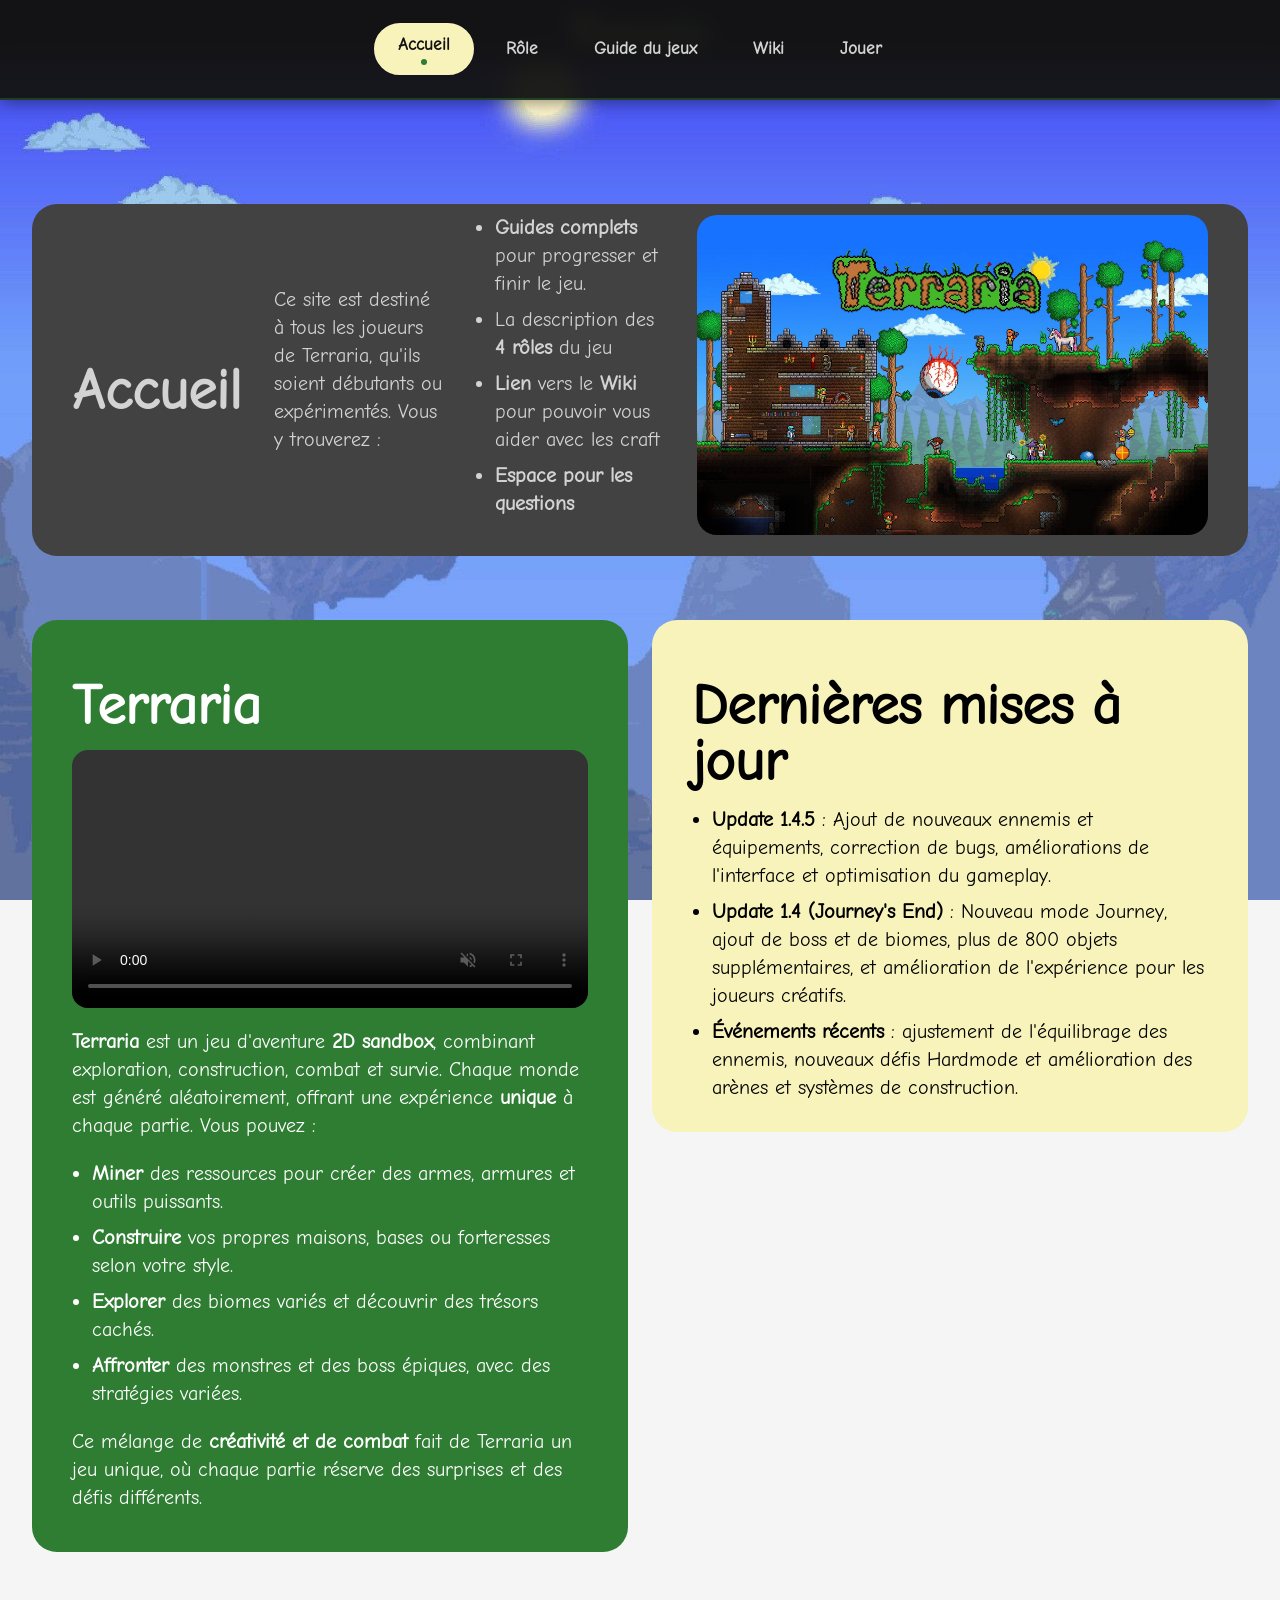
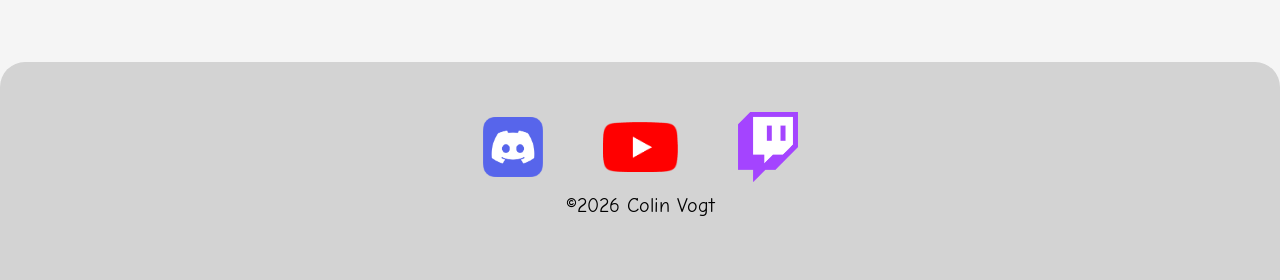
<file: index.html>
<!DOCTYPE html>
<html lang="fr">
<head>
    <!-- charset -->
    <meta charset="UTF-8">
    <!-- viewport -->
    <meta name="viewport" content="width=device-width, initial-scale=1.0">
    <title>Terraria | Fandom</title>
    <!-- auteur -->
    <meta name="author" content="Colin Vogt">
    <!-- description -->
    <meta name="description" content="Guide complet de Terraria.">
    <!-- feuilles de style -->
    <link rel="stylesheet" href="css/normalize.css"/>
    <link rel="stylesheet" href="css/main.css"/>
    <link rel="stylesheet" href="css/responsive.css"/>
    <!-- favicon -->
    <link rel="apple-touch-icon" sizes="180x180" href="./img/apple-touch-icon.png">
    <link rel="icon" type="image/png" sizes="32x32" href="./img/favicon-32x32.png">
    <link rel="icon" type="image/png" sizes="16x16" href="./img/favicon-16x16.png">
    <link rel="manifest" href="./site.webmanifest">
</head>
<body class="Page-accueil">

<!-- header -->
<header>
    <img src="./img/HD-Terraria-Logo.webp" alt="Logo de Terraria" class="Logo" height="80px"/>
</header>

<!-- main -->
<main>


    <div class="Box-gris-foncee">
        <!-- introduction -->
        <div class="introduction">
            <h1>Accueil</h1>
            <p>Ce site est destiné à tous les joueurs de Terraria, qu'ils soient débutants ou expérimentés.
                Vous y trouverez :</p>

            <ul>
                <li>
                    <strong>Guides complets</strong> pour progresser et finir le jeu.
                </li>
                <li>
                    La description des <strong>4 rôles</strong> du jeu
                </li>
                <li>
                    <strong>Lien</strong> vers le <strong>Wiki</strong> pour pouvoir vous aider avec les craft
                </li>
                <li>
                    <strong>Espace pour les questions</strong>
                </li>
            </ul>
            <img src="img/Terarria.jpg" alt="Bannière Terraria"/>
        </div>
    </div>


    <div class="Box-verte">
        <!-- description terraria -->
        <div class="Description">
            <h1>Terraria</h1>

            <!-- vidéo gameplay -->
            <div class="video-placeholder">
                <video autoplay muted loop playsinline controls>
                    <source src="./video/Gameplay-Terraria.mp4" type="video/mp4"/>
                </video>
            </div>

            <p><strong>Terraria</strong> est un jeu d'aventure <strong>2D sandbox</strong>, combinant exploration,
                construction, combat et survie. Chaque monde est généré aléatoirement, offrant une expérience
                <strong>unique</strong> à chaque partie. Vous pouvez :</p>

            <ul>
                <li>
                    <strong>Miner</strong> des ressources pour créer des armes, armures et outils puissants.
                </li>
                <li>
                    <strong>Construire</strong> vos propres maisons, bases ou forteresses selon votre style.
                </li>
                <li>
                    <strong>Explorer</strong> des biomes variés et découvrir des trésors cachés.
                </li>
                <li>
                    <strong>Affronter</strong> des monstres et des boss épiques, avec des stratégies variées.
                </li>
            </ul>


            <p>Ce mélange de <strong>créativité et de combat</strong> fait de Terraria un jeu unique,
                où chaque partie réserve des surprises et des défis différents.</p>
        </div>
    </div>


    <div class="Box-jaune">
        <!-- mises à jour -->
        <div class="Mise-a-jour">
            <h1>Dernières mises à jour</h1>
            <ul>
                <li>
                    <strong>Update 1.4.5</strong> : Ajout de nouveaux ennemis et équipements, correction de bugs,
                    améliorations de l'interface et optimisation du gameplay.
                </li>
                <li>
                    <strong>Update 1.4 (Journey's End)</strong> : Nouveau mode Journey, ajout de boss et de biomes,
                    plus de 800 objets supplémentaires, et amélioration de l'expérience pour les joueurs créatifs.
                </li>
                <li>
                    <strong>Événements récents</strong> : ajustement de l'équilibrage des ennemis, nouveaux défis
                    Hardmode et amélioration des arènes et systèmes de construction.
                </li>
            </ul>
        </div>
    </div>

</main>

<!-- footer -->
<footer>
    <!-- réseaux sociaux -->
    <nav class="reseau-sociaux">
        <a href="https://discord.gg/MsZWSTrvD7" target="_blank" rel="noopener noreferrer">
            <img src="./img/logo_discord.png" alt="Logo de discord" width="60" height="60"/>
        </a>
        <a href="https://www.youtube.com/@Colpome" target="_blank" rel="noopener noreferrer">
            <img src="./img/Logo_youtube.png" alt="Logo de Youtube" width="75" height="50"/>
        </a>
        <a href="https://www.twitch.tv/colpome" target="_blank" rel="noopener noreferrer">
            <img src="./img/Logo_twitch.png" alt="Logo de Twitch" width="60" height="70"/>
        </a>
    </nav>
    &copy;2026 Colin Vogt
</footer>


<!-- checkbox cachée pour le menu -->
<input type="checkbox" id="toggle-menu"/>


<!-- bouton cercle qui ouvre le menu -->
<label for="toggle-menu" class="cercle-fixe">
    <img src="./img/Arbre_Terraria.png" alt="Ouvrir le menu de navigation"/>
</label>


<!-- menu de navigation -->
<nav class="menu-flottant">
    <a href="index.html" class="menu-btn actif">Accueil</a>
    <a href="role.html" class="menu-btn">Rôle</a>
    <a href="intro_guide.html" class="menu-btn">Guide du jeux</a>
    <a href="https://terraria.wiki.gg/" class="menu-btn" target="_blank" rel="noopener noreferrer">Wiki</a>
    <a href="https://store.steampowered.com/app/105600/Terraria/" class="menu-btn" target="_blank"
       rel="noopener noreferrer">Jouer</a>
</nav>

</body>
</html>
</file>
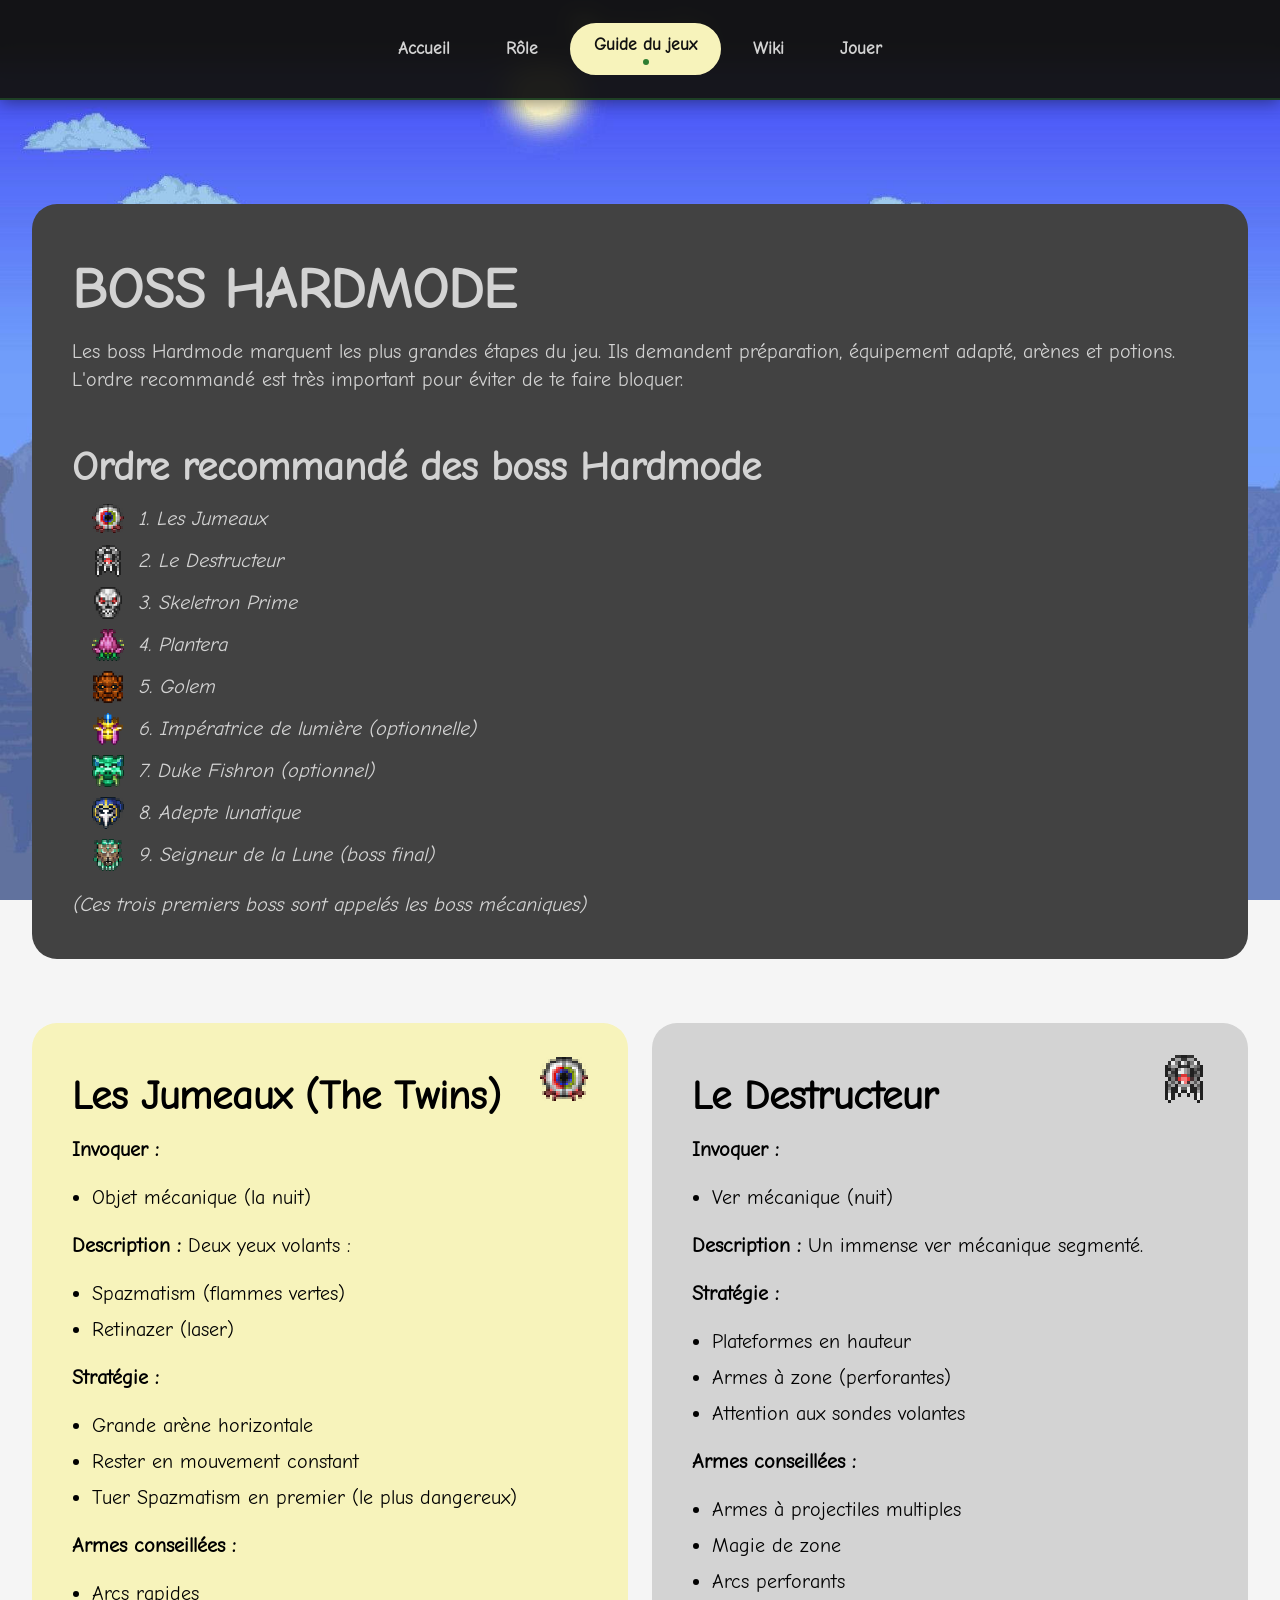
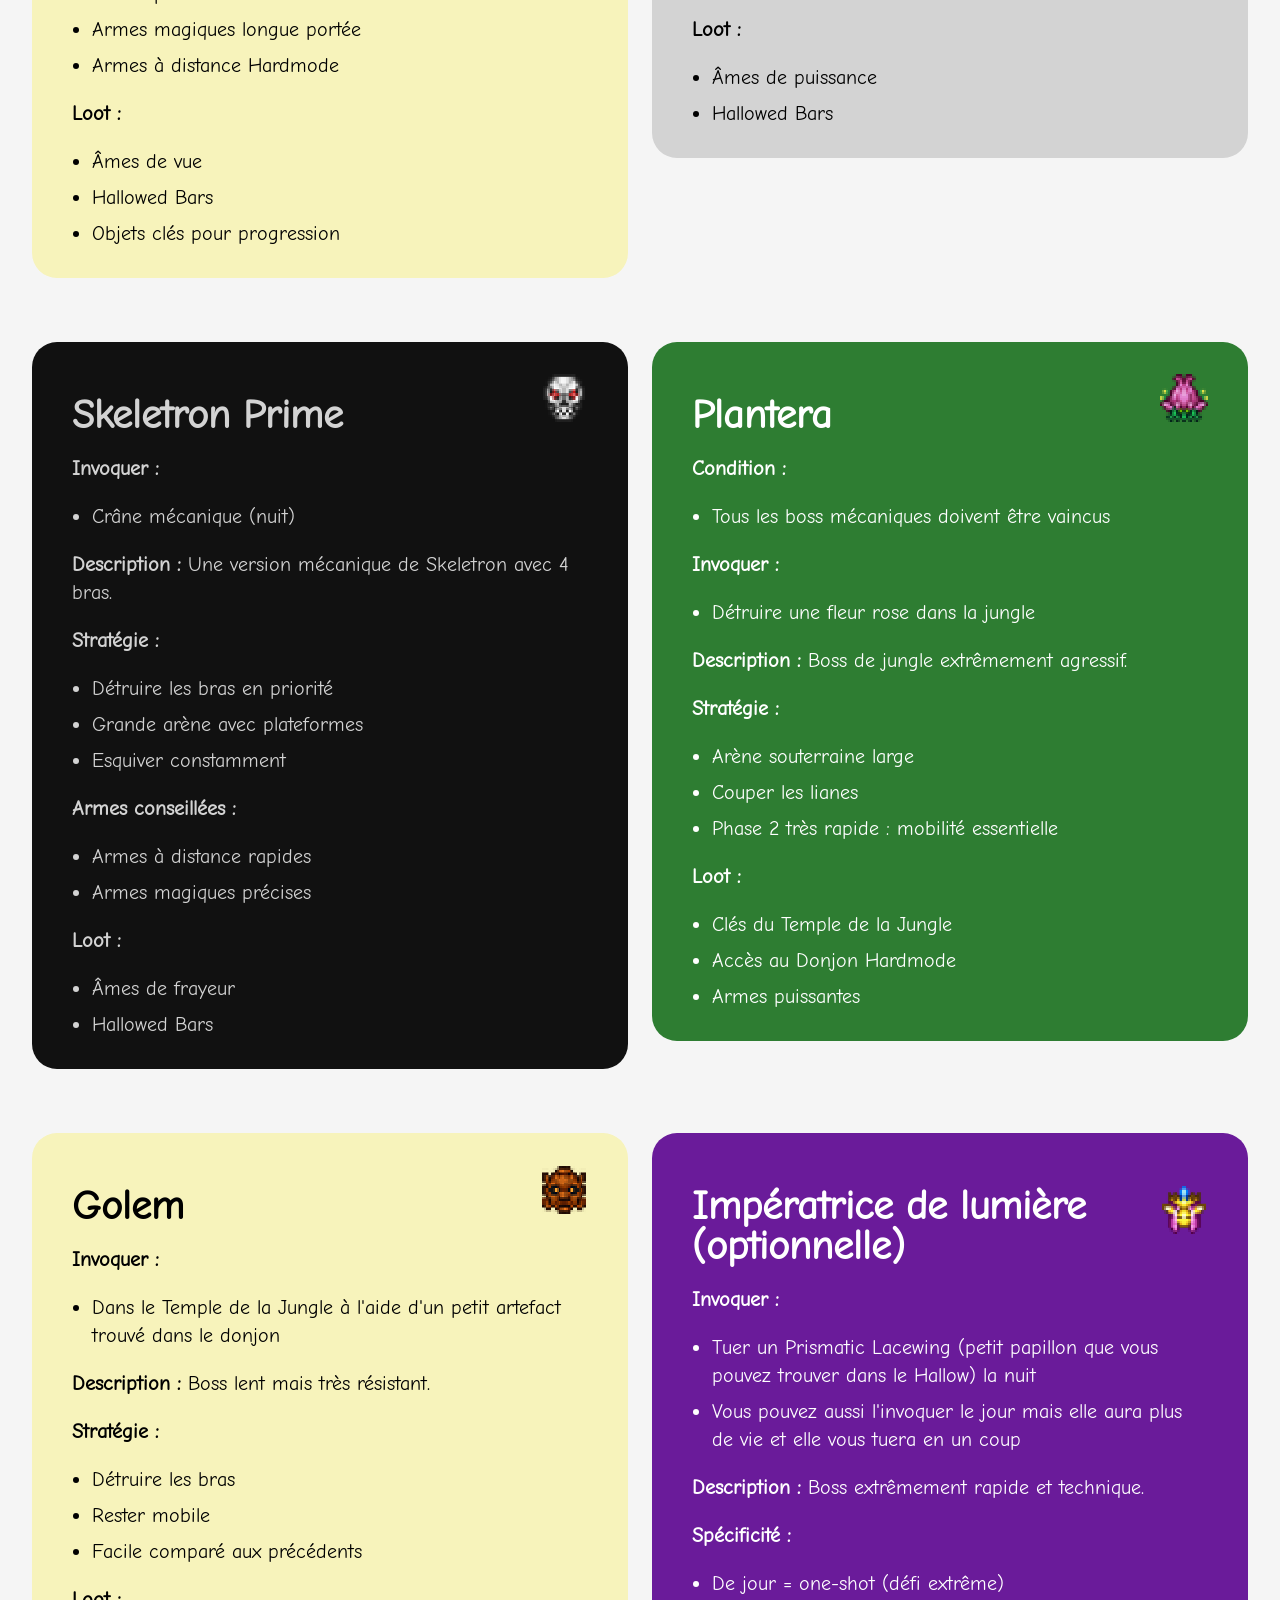
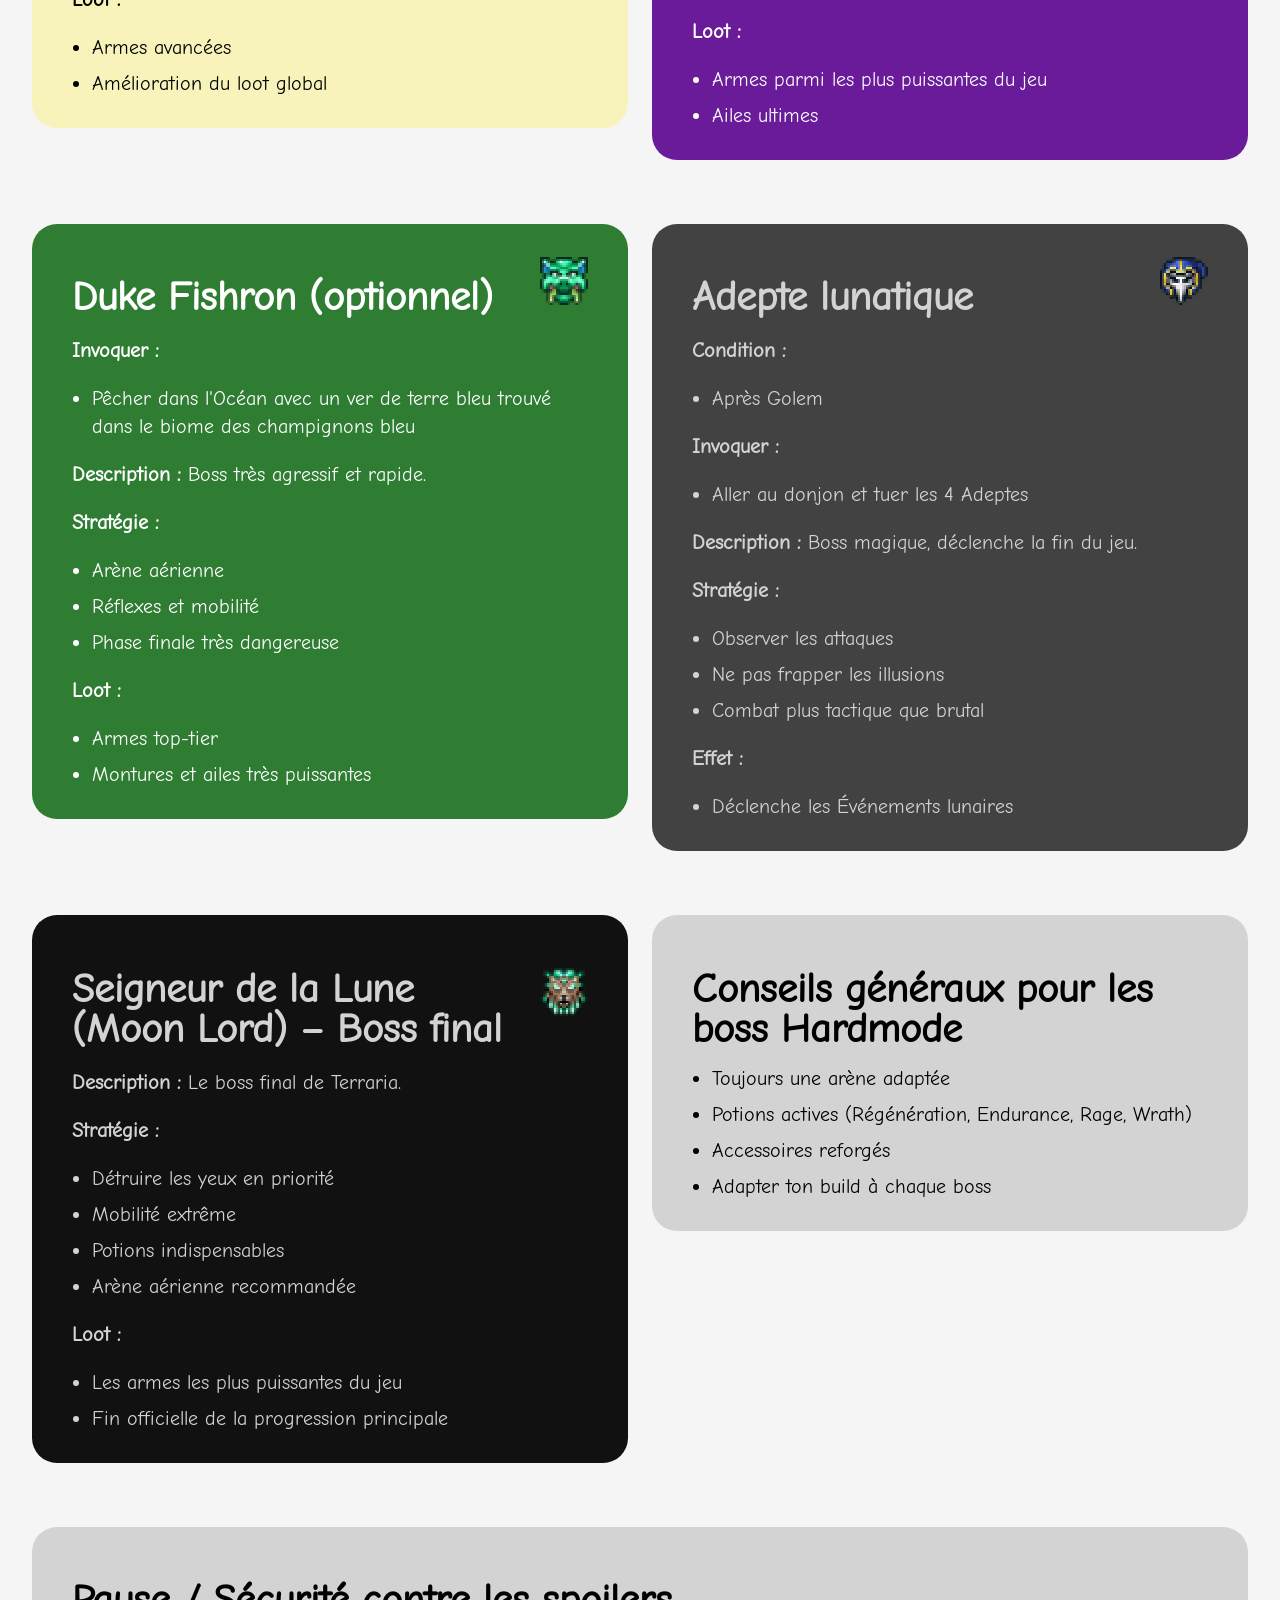
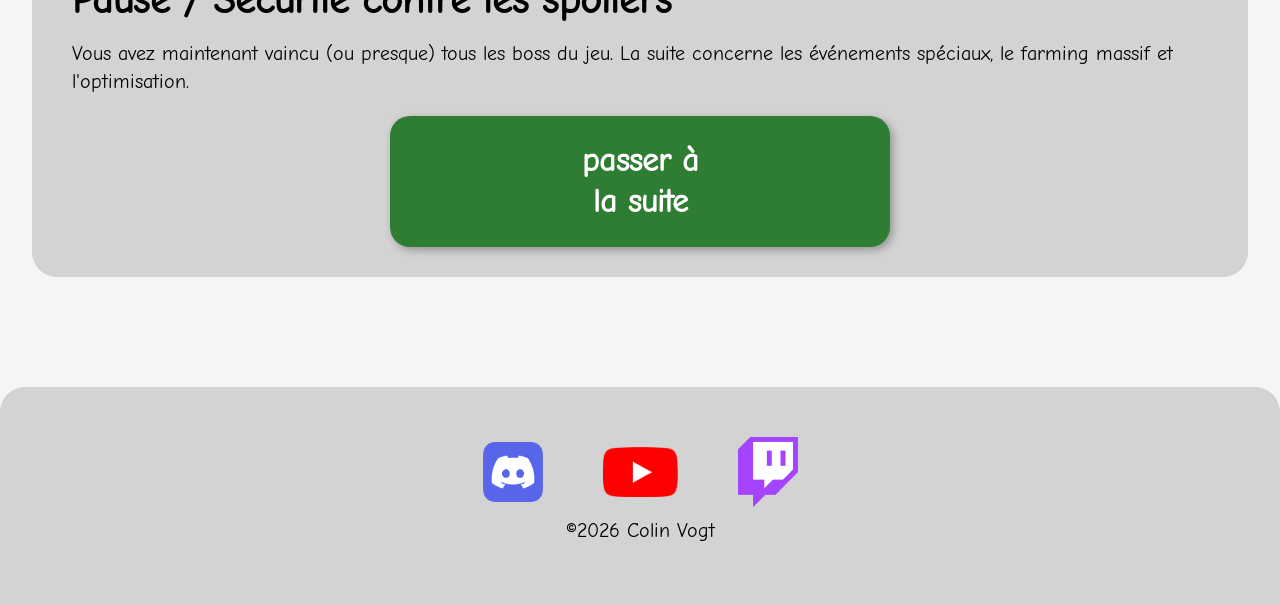
<file: boss_hardmode.html>
<!DOCTYPE html>
<html lang="fr">
<head>
    <!-- charset -->
    <meta charset="UTF-8">
    <!-- viewport -->
    <meta name="viewport" content="width=device-width, initial-scale=1.0">
    <title>BOSS HARDMODE | Terraria | Fandom</title>
    <!-- auteur -->
    <meta name="author" content="Colin Vogt">
    <!-- description -->
    <meta name="description" content="Guide complet de Terraria.">
    <!-- feuilles de style -->
    <link rel="stylesheet" href="css/normalize.css"/>
    <link rel="stylesheet" href="css/main.css"/>
    <link rel="stylesheet" href="css/responsive.css"/>
    <!-- favicon -->
    <link rel="apple-touch-icon" sizes="180x180" href="./img/apple-touch-icon.png">
    <link rel="icon" type="image/png" sizes="32x32" href="./img/favicon-32x32.png">
    <link rel="icon" type="image/png" sizes="16x16" href="./img/favicon-16x16.png">
    <link rel="manifest" href="./site.webmanifest">
</head>
<body class="Page-guide">

<!-- header -->
<header>
    <img src="./img/HD-Terraria-Logo.webp" alt="Logo de Terraria" class="Logo" height="80px"/>
</header>

<!-- main -->
<main>


    <div class="Box-gris-foncee">
        <h1>BOSS HARDMODE</h1>
        <p>Les boss Hardmode marquent les plus grandes étapes du jeu. Ils demandent préparation,
            équipement adapté, arènes et potions. L'ordre recommandé est très important pour éviter
            de te faire bloquer.</p>

        <h2>Ordre recommandé des boss Hardmode</h2>
        <!-- liste des boss avec liens ancre -->
        <ul class="liste-boss">
            <li><a href="#jumeaux">
                <img src="./img/jumeaux.png" alt="Les Jumeaux"/>
                1. Les Jumeaux
            </a></li>
            <li><a href="#destructeur">
                <img src="./img/le_destructeur.png" alt="Le Destructeur"/>
                2. Le Destructeur
            </a></li>
            <li><a href="#skeletron-prime">
                <img src="./img/skeletron_prime.png" alt="Skeletron Prime"/>
                3. Skeletron Prime
            </a></li>
            <li><a href="#plantera">
                <img src="./img/plantera.png" alt="Plantera"/>
                4. Plantera
            </a></li>
            <li><a href="#golem">
                <img src="./img/golem.png" alt="Golem"/>
                5. Golem
            </a></li>
            <li><a href="#imperatrice">
                <img src="./img/imperatrice_lumiere.png" alt="Impératrice de lumière"/>
                6. Impératrice de lumière (optionnelle)
            </a></li>
            <li><a href="#duke-fishron">
                <img src="./img/duc_poisson.png" alt="Duke Fishron"/>
                7. Duke Fishron (optionnel)
            </a></li>
            <li><a href="#adepte">
                <img src="./img/adepte_lunatique.png" alt="Adepte lunatique"/>
                8. Adepte lunatique
            </a></li>
            <li><a href="#moon-lord">
                <img src="./img/seigneur_de_la_lune.png" alt="Seigneur de la Lune"/>
                9. Seigneur de la Lune (boss final)
            </a></li>
        </ul>
        <p><em>(Ces trois premiers boss sont appelés les boss mécaniques)</em></p>
    </div>


    <div class="Box-jaune" id="jumeaux">
        <!-- titre et icône du boss -->
        <div class="boss-header">
            <h2>Les Jumeaux (The Twins)</h2>
            <img src="./img/jumeaux.png" alt="Les Jumeaux" class="boss-icon"/>
        </div>
        <p><strong>Invoquer :</strong></p>
        <ul>
            <li>Objet mécanique (la nuit)</li>
        </ul>
        <p><strong>Description :</strong> Deux yeux volants :</p>
        <ul>
            <li>Spazmatism (flammes vertes)</li>
            <li>Retinazer (laser)</li>
        </ul>
        <p><strong>Stratégie :</strong></p>
        <ul>
            <li>Grande arène horizontale</li>
            <li>Rester en mouvement constant</li>
            <li>Tuer Spazmatism en premier (le plus dangereux)</li>
        </ul>
        <p><strong>Armes conseillées :</strong></p>
        <ul>
            <li>Arcs rapides</li>
            <li>Armes magiques longue portée</li>
            <li>Armes à distance Hardmode</li>
        </ul>
        <p><strong>Loot :</strong></p>
        <ul>
            <li>Âmes de vue</li>
            <li>Hallowed Bars</li>
            <li>Objets clés pour progression</li>
        </ul>
    </div>


    <div class="Box-gris-claire" id="destructeur">
        <!-- titre et icône du boss -->
        <div class="boss-header">
            <h2>Le Destructeur</h2>
            <img src="./img/le_destructeur.png" alt="Le Destructeur" class="boss-icon"/>
        </div>
        <p><strong>Invoquer :</strong></p>
        <ul>
            <li>Ver mécanique (nuit)</li>
        </ul>
        <p><strong>Description :</strong> Un immense ver mécanique segmenté.</p>
        <p><strong>Stratégie :</strong></p>
        <ul>
            <li>Plateformes en hauteur</li>
            <li>Armes à zone (perforantes)</li>
            <li>Attention aux sondes volantes</li>
        </ul>
        <p><strong>Armes conseillées :</strong></p>
        <ul>
            <li>Armes à projectiles multiples</li>
            <li>Magie de zone</li>
            <li>Arcs perforants</li>
        </ul>
        <p><strong>Loot :</strong></p>
        <ul>
            <li>Âmes de puissance</li>
            <li>Hallowed Bars</li>
        </ul>
    </div>


    <div class="Box-noir" id="skeletron-prime">
        <!-- titre et icône du boss -->
        <div class="boss-header">
            <h2>Skeletron Prime</h2>
            <img src="./img/skeletron_prime.png" alt="Skeletron Prime" class="boss-icon"/>
        </div>
        <p><strong>Invoquer :</strong></p>
        <ul>
            <li>Crâne mécanique (nuit)</li>
        </ul>
        <p><strong>Description :</strong> Une version mécanique de Skeletron avec 4 bras.</p>
        <p><strong>Stratégie :</strong></p>
        <ul>
            <li>Détruire les bras en priorité</li>
            <li>Grande arène avec plateformes</li>
            <li>Esquiver constamment</li>
        </ul>
        <p><strong>Armes conseillées :</strong></p>
        <ul>
            <li>Armes à distance rapides</li>
            <li>Armes magiques précises</li>
        </ul>
        <p><strong>Loot :</strong></p>
        <ul>
            <li>Âmes de frayeur</li>
            <li>Hallowed Bars</li>
        </ul>
    </div>


    <div class="Box-verte" id="plantera">
        <!-- titre et icône du boss -->
        <div class="boss-header">
            <h2>Plantera</h2>
            <img src="./img/plantera.png" alt="Plantera" class="boss-icon"/>
        </div>
        <p><strong>Condition :</strong></p>
        <ul>
            <li>Tous les boss mécaniques doivent être vaincus</li>
        </ul>
        <p><strong>Invoquer :</strong></p>
        <ul>
            <li>Détruire une fleur rose dans la jungle</li>
        </ul>
        <p><strong>Description :</strong> Boss de jungle extrêmement agressif.</p>
        <p><strong>Stratégie :</strong></p>
        <ul>
            <li>Arène souterraine large</li>
            <li>Couper les lianes</li>
            <li>Phase 2 très rapide : mobilité essentielle</li>
        </ul>
        <p><strong>Loot :</strong></p>
        <ul>
            <li>Clés du Temple de la Jungle</li>
            <li>Accès au Donjon Hardmode</li>
            <li>Armes puissantes</li>
        </ul>
    </div>


    <div class="Box-jaune" id="golem">
        <!-- titre et icône du boss -->
        <div class="boss-header">
            <h2>Golem</h2>
            <img src="./img/golem.png" alt="Golem" class="boss-icon"/>
        </div>
        <p><strong>Invoquer :</strong></p>
        <ul>
            <li>Dans le Temple de la Jungle à l'aide d'un petit artefact trouvé dans le donjon</li>
        </ul>
        <p><strong>Description :</strong> Boss lent mais très résistant.</p>
        <p><strong>Stratégie :</strong></p>
        <ul>
            <li>Détruire les bras</li>
            <li>Rester mobile</li>
            <li>Facile comparé aux précédents</li>
        </ul>
        <p><strong>Loot :</strong></p>
        <ul>
            <li>Armes avancées</li>
            <li>Amélioration du loot global</li>
        </ul>
    </div>


    <div class="Box-violet" id="imperatrice">
        <!-- titre et icône du boss -->
        <div class="boss-header">
            <h2>Impératrice de lumière (optionnelle)</h2>
            <img src="./img/imperatrice_lumiere.png" alt="Impératrice de lumière" class="boss-icon"/>
        </div>
        <p><strong>Invoquer :</strong></p>
        <ul>
            <li>Tuer un Prismatic Lacewing (petit papillon que vous pouvez trouver dans le Hallow) la nuit</li>
            <li>Vous pouvez aussi l'invoquer le jour mais elle aura plus de vie et elle vous tuera en un coup</li>
        </ul>
        <p><strong>Description :</strong> Boss extrêmement rapide et technique.</p>
        <p><strong>Spécificité :</strong></p>
        <ul>
            <li>De jour = one-shot (défi extrême)</li>
        </ul>
        <p><strong>Loot :</strong></p>
        <ul>
            <li>Armes parmi les plus puissantes du jeu</li>
            <li>Ailes ultimes</li>
        </ul>
    </div>


    <div class="Box-verte" id="duke-fishron">
        <!-- titre et icône du boss -->
        <div class="boss-header">
            <h2>Duke Fishron (optionnel)</h2>
            <img src="./img/duc_poisson.png" alt="Duke Fishron" class="boss-icon"/>
        </div>
        <p><strong>Invoquer :</strong></p>
        <ul>
            <li>Pêcher dans l'Océan avec un ver de terre bleu trouvé dans le biome des champignons bleu</li>
        </ul>
        <p><strong>Description :</strong> Boss très agressif et rapide.</p>
        <p><strong>Stratégie :</strong></p>
        <ul>
            <li>Arène aérienne</li>
            <li>Réflexes et mobilité</li>
            <li>Phase finale très dangereuse</li>
        </ul>
        <p><strong>Loot :</strong></p>
        <ul>
            <li>Armes top-tier</li>
            <li>Montures et ailes très puissantes</li>
        </ul>
    </div>


    <div class="Box-gris-foncee" id="adepte" style="margin-top: 20px;">
        <!-- titre et icône du boss -->
        <div class="boss-header">
            <h2>Adepte lunatique</h2>
            <img src="./img/adepte_lunatique.png" alt="Adepte lunatique" class="boss-icon"/>
        </div>
        <p><strong>Condition :</strong></p>
        <ul>
            <li>Après Golem</li>
        </ul>
        <p><strong>Invoquer :</strong></p>
        <ul>
            <li>Aller au donjon et tuer les 4 Adeptes</li>
        </ul>
        <p><strong>Description :</strong> Boss magique, déclenche la fin du jeu.</p>
        <p><strong>Stratégie :</strong></p>
        <ul>
            <li>Observer les attaques</li>
            <li>Ne pas frapper les illusions</li>
            <li>Combat plus tactique que brutal</li>
        </ul>
        <p><strong>Effet :</strong></p>
        <ul>
            <li>Déclenche les Événements lunaires</li>
        </ul>
    </div>


    <div class="Box-noir" id="moon-lord">
        <!-- titre et icône du boss -->
        <div class="boss-header">
            <h2>Seigneur de la Lune (Moon Lord) – Boss final</h2>
            <img src="./img/seigneur_de_la_lune.png" alt="Seigneur de la Lune" class="boss-icon"/>
        </div>
        <p><strong>Description :</strong> Le boss final de Terraria.</p>
        <p><strong>Stratégie :</strong></p>
        <ul>
            <li>Détruire les yeux en priorité</li>
            <li>Mobilité extrême</li>
            <li>Potions indispensables</li>
            <li>Arène aérienne recommandée</li>
        </ul>
        <p><strong>Loot :</strong></p>
        <ul>
            <li>Les armes les plus puissantes du jeu</li>
            <li>Fin officielle de la progression principale</li>
        </ul>
    </div>


    <div class="Box-gris-claire">
        <h2>Conseils généraux pour les boss Hardmode</h2>
        <ul>
            <li>Toujours une arène adaptée</li>
            <li>Potions actives (Régénération, Endurance, Rage, Wrath)</li>
            <li>Accessoires reforgés</li>
            <li>Adapter ton build à chaque boss</li>
        </ul>
    </div>


    <div class="Box-gris-claire">
        <h2>Pause / Sécurité contre les spoilers</h2>
        <p>Vous avez maintenant vaincu (ou presque) tous les boss du jeu. La suite concerne les
            événements spéciaux, le farming massif et l'optimisation.</p>
        <a href="progression_avancee.html" class="btn-suite">passer à<br>la suite</a>
    </div>

</main>

<!-- footer -->
<footer>
    <!-- réseaux sociaux -->
    <nav class="reseau-sociaux">
        <a href="https://discord.gg/MsZWSTrvD7" target="_blank" rel="noopener noreferrer">
            <img src="./img/logo_discord.png" alt="Logo de discord" width="60" height="60"/>
        </a>
        <a href="https://www.youtube.com/@Colpome" target="_blank" rel="noopener noreferrer">
            <img src="./img/Logo_youtube.png" alt="Logo de Youtube" width="75" height="50"/>
        </a>
        <a href="https://www.twitch.tv/colpome" target="_blank" rel="noopener noreferrer">
            <img src="./img/Logo_twitch.png" alt="Logo de Twitch" width="60" height="70"/>
        </a>
    </nav>
    &copy;2026 Colin Vogt
</footer>


<!-- checkbox cachée pour le menu -->
<input type="checkbox" id="toggle-menu"/>


<!-- bouton cercle qui ouvre le menu -->
<label for="toggle-menu" class="cercle-fixe">
    <img src="./img/Arbre_Terraria.png" alt="Ouvrir le menu de navigation"/>
</label>


<!-- menu de navigation -->
<nav class="menu-flottant">
    <a href="index.html" class="menu-btn">Accueil</a>
    <a href="role.html" class="menu-btn">Rôle</a>
    <a href="intro_guide.html" class="menu-btn actif">Guide du jeux</a>
    <a href="https://terraria.wiki.gg/" class="menu-btn" target="_blank" rel="noopener noreferrer">Wiki</a>
    <a href="https://store.steampowered.com/app/105600/Terraria/" class="menu-btn" target="_blank" rel="noopener noreferrer">Jouer</a>
</nav>

</body>
</html>
</file>
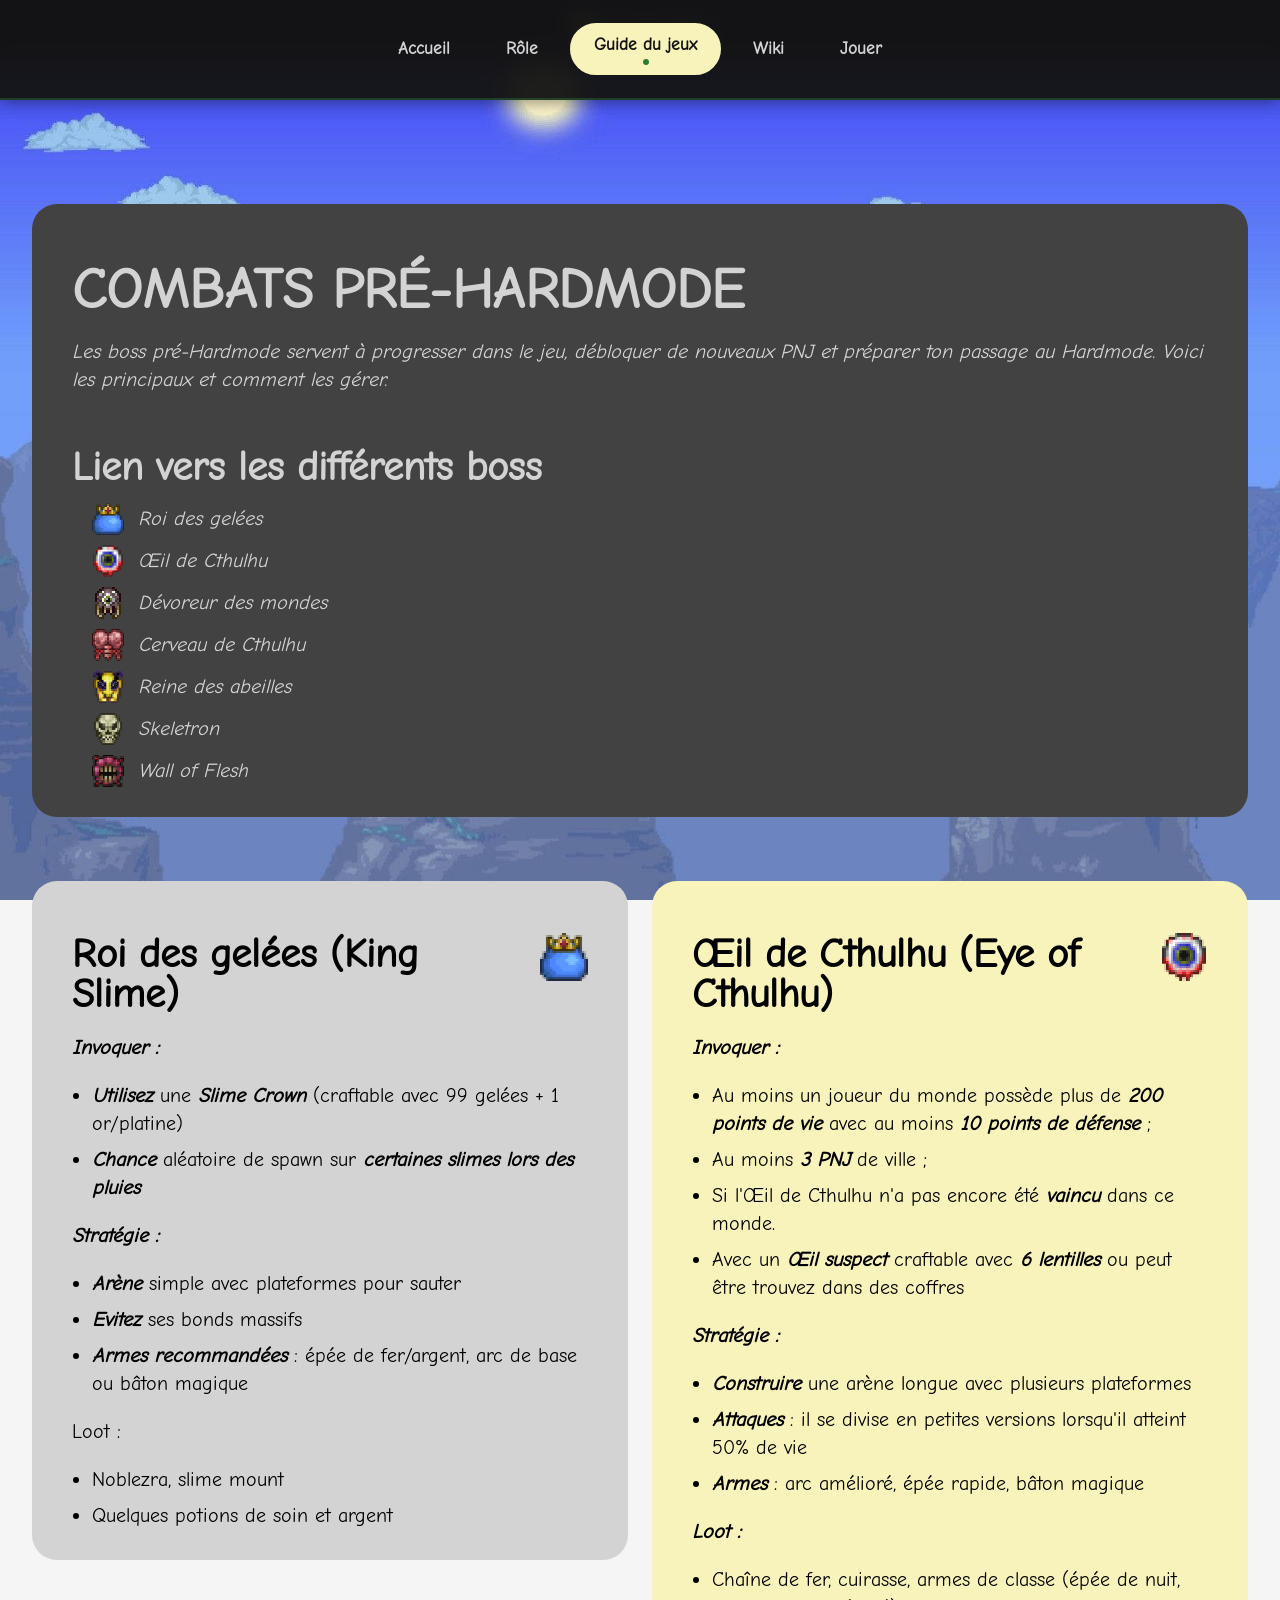
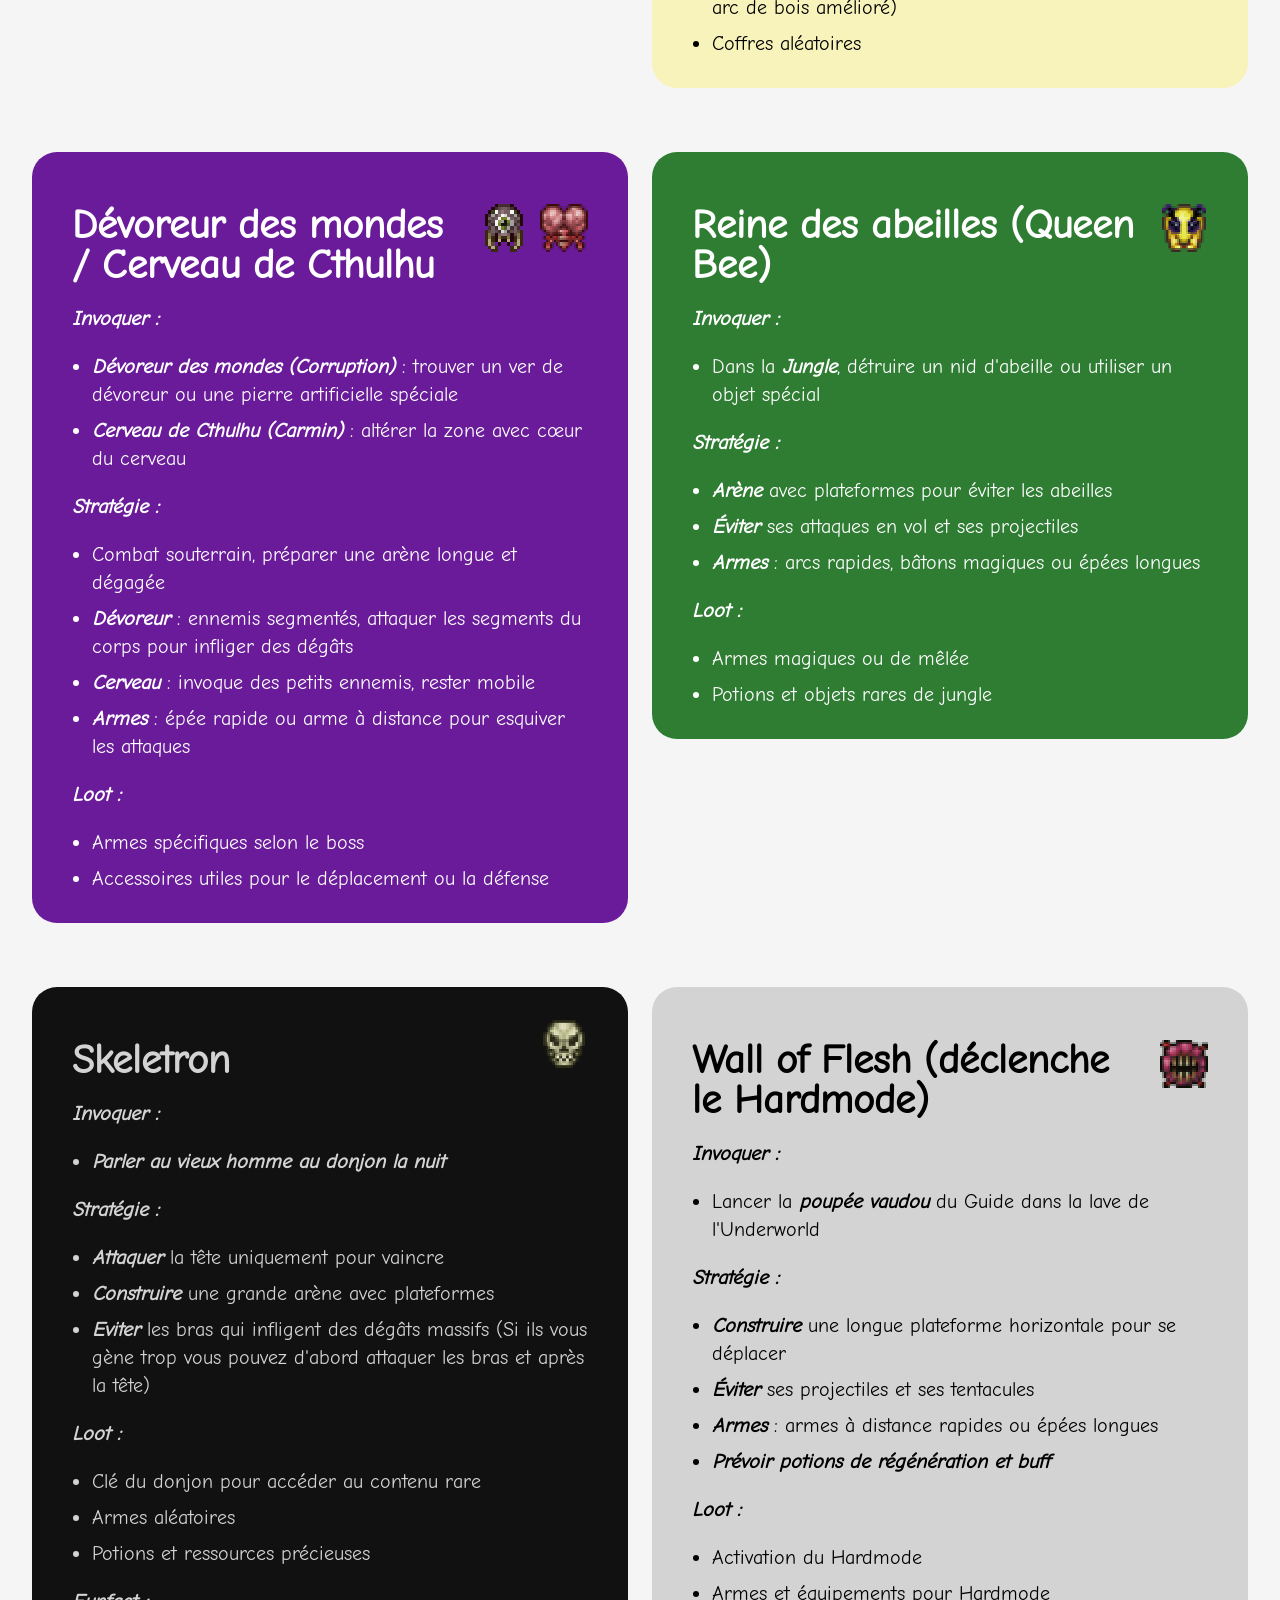
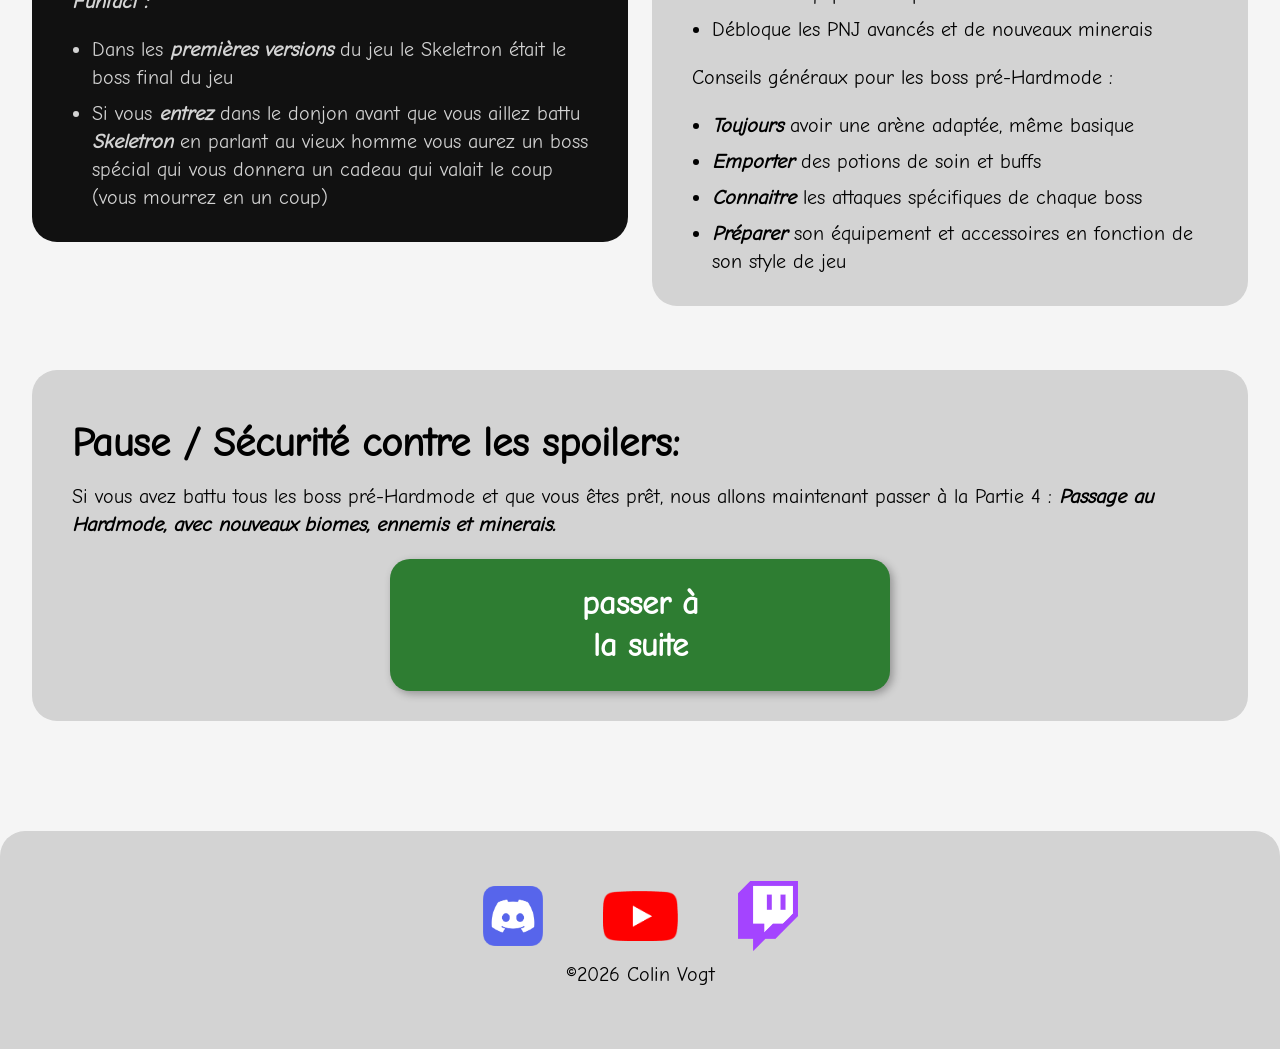
<file: combats_pre-hardmode.html>
<!DOCTYPE html>
<html lang="fr">
<head>
    <!-- charset -->
    <meta charset="UTF-8">
    <!-- viewport -->
    <meta name="viewport" content="width=device-width, initial-scale=1.0">
    <title>COMBATS PRÉ-HARDMODE | Terraria | Fandom</title>
    <!-- auteur -->
    <meta name="author" content="Colin Vogt">
    <!-- description -->
    <meta name="description" content="Guide complet de Terraria.">
    <!-- feuilles de style -->
    <link rel="stylesheet" href="css/normalize.css"/>
    <link rel="stylesheet" href="css/main.css"/>
    <link rel="stylesheet" href="css/responsive.css"/>
    <!-- favicon -->
    <link rel="apple-touch-icon" sizes="180x180" href="./img/apple-touch-icon.png">
    <link rel="icon" type="image/png" sizes="32x32" href="./img/favicon-32x32.png">
    <link rel="icon" type="image/png" sizes="16x16" href="./img/favicon-16x16.png">
    <link rel="manifest" href="./site.webmanifest">
</head>
<body class="Page-guide">

<!-- header -->
<header>
    <img src="./img/HD-Terraria-Logo.webp" alt="Logo de Terraria" class="Logo" height="80px"/>
</header>

<!-- main -->
<main>


    <div class="Box-gris-foncee">
        <h1>COMBATS PRÉ-HARDMODE</h1>
        <p><em>Les boss pré-Hardmode servent à progresser dans le jeu, débloquer de nouveaux PNJ et préparer ton passage au Hardmode. Voici les principaux et comment les gérer.</em></p>
        <h2>Lien vers les différents boss</h2>
        <!-- liste des boss avec liens ancre -->
        <ul class="liste-boss">
            <li><a href="#roi-slime"><img src="./img/roi_slime.png" alt="Roi des gelées"/> Roi des gelées</a></li>
            <li><a href="#oeil-cthulhu"><img src="./img/oeuil_de_cthulhu.png" alt="Œil de Cthulhu"/> Œil de Cthulhu</a></li>
            <li><a href="#devoreur"><img src="./img/le_devoreur.png" alt="Dévoreur des mondes"/> Dévoreur des mondes</a></li>
            <li><a href="#devoreur"><img src="./img/cerveaux_de_cthulhu.png" alt="Cerveau de Cthulhu"/> Cerveau de Cthulhu</a></li>
            <li><a href="#reine-abeilles"><img src="./img/reine_des_abeille.png" alt="Reine des abeilles"/> Reine des abeilles</a></li>
            <li><a href="#skeletron"><img src="./img/skeletron.png" alt="Skeletron"/> Skeletron</a></li>
            <li><a href="#wall-of-flesh"><img src="./img/mur_de_chaire.png" alt="Wall of Flesh"/> Wall of Flesh</a></li>
        </ul>
    </div>


    <div class="Box-gris-claire" id="roi-slime">
        <!-- titre et icône du boss -->
        <div class="boss-header">
            <h2>Roi des gelées (King Slime)</h2>
            <img src="./img/roi_slime.png" alt="Roi des gelées" class="boss-icon"/>
        </div>
        <p><strong><em>Invoquer :</em></strong></p>
        <ul>
            <li><strong><em>Utilisez</em></strong> une <strong><em>Slime Crown</em></strong> (craftable avec 99 gelées + 1 or/platine)</li>
            <li><strong><em>Chance</em></strong> aléatoire de spawn sur <strong><em>certaines slimes lors des pluies</em></strong></li>
        </ul>
        <p><strong><em>Stratégie :</em></strong></p>
        <ul>
            <li><strong><em>Arène</em></strong> simple avec plateformes pour sauter</li>
            <li><strong><em>Evitez</em></strong> ses bonds massifs</li>
            <li><strong><em>Armes recommandées</em></strong> : épée de fer/argent, arc de base ou bâton magique</li>
        </ul>
        <p>Loot :</p>
        <ul>
            <li>Noblezra, slime mount</li>
            <li>Quelques potions de soin et argent</li>
        </ul>
    </div>


    <div class="Box-jaune" id="oeil-cthulhu">
        <!-- titre et icône du boss -->
        <div class="boss-header">
            <h2>Œil de Cthulhu (Eye of Cthulhu)</h2>
            <img src="./img/oeuil_de_cthulhu.png" alt="Œil de Cthulhu" class="boss-icon"/>
        </div>
        <p><strong><em>Invoquer :</em></strong></p>
        <ul>
            <li>Au moins un joueur du monde possède plus de <strong><em>200 points de vie</em></strong> avec au moins <strong><em>10 points de défense</em></strong> ;</li>
            <li>Au moins <strong><em>3 PNJ</em></strong> de ville ;</li>
            <li>Si l'Œil de Cthulhu n'a pas encore été <strong><em>vaincu</em></strong> dans ce monde.</li>
            <li>Avec un <strong><em>Œil suspect</em></strong> craftable avec <strong><em>6 lentilles</em></strong> ou peut être trouvez dans des coffres</li>
        </ul>
        <p><strong><em>Stratégie :</em></strong></p>
        <ul>
            <li><strong><em>Construire</em></strong> une arène longue avec plusieurs plateformes</li>
            <li><strong><em>Attaques</em></strong> : il se divise en petites versions lorsqu'il atteint 50% de vie</li>
            <li><strong><em>Armes</em></strong> : arc amélioré, épée rapide, bâton magique</li>
        </ul>
        <p><strong><em>Loot :</em></strong></p>
        <ul>
            <li>Chaîne de fer, cuirasse, armes de classe (épée de nuit, arc de bois amélioré)</li>
            <li>Coffres aléatoires</li>
        </ul>
    </div>


    <div class="Box-violet" id="devoreur" >
        <!-- titre et icône du boss -->
        <div class="boss-header">
            <h2>Dévoreur des mondes / Cerveau de Cthulhu</h2>
            <img src="./img/le_devoreur.png" alt="Dévoreur des mondes" class="boss-icon"/>
            <img src="./img/cerveaux_de_cthulhu.png" alt="Cerveau de Cthulhu" class="boss-icon"/>
        </div>
        <p><strong><em>Invoquer :</em></strong></p>
        <ul>
            <li><strong><em>Dévoreur des mondes (Corruption)</em></strong> : trouver un ver de dévoreur ou une pierre artificielle spéciale</li>
            <li><strong><em>Cerveau de Cthulhu (Carmin)</em></strong> : altérer la zone avec cœur du cerveau</li>
        </ul>
        <p><strong><em>Stratégie :</em></strong></p>
        <ul>
            <li>Combat souterrain, préparer une arène longue et dégagée</li>
            <li><strong><em>Dévoreur</em></strong> : ennemis segmentés, attaquer les segments du corps pour infliger des dégâts</li>
            <li><strong><em>Cerveau</em></strong> : invoque des petits ennemis, rester mobile</li>
            <li><strong><em>Armes</em></strong> : épée rapide ou arme à distance pour esquiver les attaques</li>
        </ul>
        <p><strong><em>Loot :</em></strong></p>
        <ul>
            <li>Armes spécifiques selon le boss</li>
            <li>Accessoires utiles pour le déplacement ou la défense</li>
        </ul>
    </div>


    <div class="Box-verte" id="reine-abeilles">
        <!-- titre et icône du boss -->
        <div class="boss-header">
            <h2>Reine des abeilles (Queen Bee)</h2>
            <img src="./img/reine_des_abeille.png" alt="Reine des abeilles" class="boss-icon"/>
        </div>
        <p><strong><em>Invoquer :</em></strong></p>
        <ul>
            <li>Dans la <strong><em>Jungle</em></strong>, détruire un nid d'abeille ou utiliser un objet spécial</li>
        </ul>
        <p><strong><em>Stratégie :</em></strong></p>
        <ul>
            <li><strong><em>Arène</em></strong> avec plateformes pour éviter les abeilles</li>
            <li><strong><em>Éviter</em></strong> ses attaques en vol et ses projectiles</li>
            <li><strong><em>Armes</em></strong> : arcs rapides, bâtons magiques ou épées longues</li>
        </ul>
        <p><strong><em>Loot :</em></strong></p>
        <ul>
            <li>Armes magiques ou de mêlée</li>
            <li>Potions et objets rares de jungle</li>
        </ul>
    </div>


    <div class="Box-noir" id="skeletron">
        <!-- titre et icône du boss -->
        <div class="boss-header">
            <h2>Skeletron</h2>
            <img src="./img/skeletron.png" alt="Skeletron" class="boss-icon"/>
        </div>
        <p><strong><em>Invoquer :</em></strong></p>
        <ul>
            <li><strong><em>Parler au vieux homme au donjon la nuit</em></strong></li>
        </ul>
        <p><strong><em>Stratégie :</em></strong></p>
        <ul>
            <li><strong><em>Attaquer</em></strong> la tête uniquement pour vaincre</li>
            <li><strong><em>Construire</em></strong> une grande arène avec plateformes</li>
            <li><strong><em>Eviter</em></strong> les bras qui infligent des dégâts massifs (Si ils vous gène trop vous pouvez d'abord attaquer les bras et après la tête)</li>
        </ul>
        <p><strong><em>Loot :</em></strong></p>
        <ul>
            <li>Clé du donjon pour accéder au contenu rare</li>
            <li>Armes aléatoires</li>
            <li>Potions et ressources précieuses</li>
        </ul>
        <p><strong><em>Funfact :</em></strong></p>
        <ul>
            <li>Dans les <strong><em>premières versions</em></strong> du jeu le Skeletron était le boss final du jeu</li>
            <li>Si vous <strong><em>entrez</em></strong> dans le donjon avant que vous aillez battu <strong><em>Skeletron</em></strong> en parlant au vieux homme vous aurez un boss spécial qui vous donnera un cadeau qui valait le coup (vous mourrez en un coup)</li>
        </ul>
    </div>


    <div class="Box-gris-claire" id="wall-of-flesh" >
        <!-- titre et icône du boss -->
        <div class="boss-header">
            <h2>Wall of Flesh (déclenche le Hardmode)</h2>
            <img src="./img/mur_de_chaire.png" alt="Wall of Flesh" class="boss-icon"/>
        </div>
        <p><strong><em>Invoquer :</em></strong></p>
        <ul>
            <li>Lancer la <strong><em>poupée vaudou</em></strong> du Guide dans la lave de l'Underworld</li>
        </ul>
        <p><strong><em>Stratégie :</em></strong></p>
        <ul>
            <li><strong><em>Construire</em></strong> une longue plateforme horizontale pour se déplacer</li>
            <li><strong><em>Éviter</em></strong> ses projectiles et ses tentacules</li>
            <li><strong><em>Armes</em></strong> : armes à distance rapides ou épées longues</li>
            <li><strong><em>Prévoir potions de régénération et buff</em></strong></li>
        </ul>
        <p><strong><em>Loot :</em></strong></p>
        <ul>
            <li>Activation du Hardmode</li>
            <li>Armes et équipements pour Hardmode</li>
            <li>Débloque les PNJ avancés et de nouveaux minerais</li>
        </ul>
        <p>Conseils généraux pour les boss pré-Hardmode :</p>
        <ul>
            <li><strong><em>Toujours</em></strong> avoir une arène adaptée, même basique</li>
            <li><strong><em>Emporter</em></strong> des potions de soin et buffs</li>
            <li><strong><em>Connaitre</em></strong> les attaques spécifiques de chaque boss</li>
            <li><strong><em>Préparer</em></strong> son équipement et accessoires en fonction de son style de jeu</li>
        </ul>
    </div>


    <div class="Box-gris-claire">
        <h2>Pause / Sécurité contre les spoilers:</h2>
        <p>Si vous avez battu tous les boss pré-Hardmode et que vous êtes prêt, nous allons maintenant passer à la Partie 4 : <strong><em>Passage au Hardmode, avec nouveaux biomes, ennemis et minerais.</em></strong></p>
        <a href="passage_au_hardmode.html" class="btn-suite">passer à<br>la suite</a>
    </div>

</main>

<!-- footer -->
<footer>
    <!-- réseaux sociaux -->
    <nav class="reseau-sociaux">
        <a href="https://discord.gg/MsZWSTrvD7" target="_blank" rel="noopener noreferrer">
            <img src="./img/logo_discord.png" alt="Logo de discord" width="60" height="60"/>
        </a>
        <a href="https://www.youtube.com/@Colpome" target="_blank" rel="noopener noreferrer">
            <img src="./img/Logo_youtube.png" alt="Logo de Youtube" width="75" height="50"/>
        </a>
        <a href="https://www.twitch.tv/colpome" target="_blank" rel="noopener noreferrer">
            <img src="./img/Logo_twitch.png" alt="Logo de Twitch" width="60" height="70"/>
        </a>
    </nav>
    &copy;2026 Colin Vogt
</footer>


<!-- checkbox cachée pour le menu -->
<input type="checkbox" id="toggle-menu"/>


<!-- bouton cercle qui ouvre le menu -->
<label for="toggle-menu" class="cercle-fixe">
    <img src="./img/Arbre_Terraria.png" alt="Ouvrir le menu de navigation"/>
</label>


<!-- menu de navigation -->
<nav class="menu-flottant">
    <a href="index.html" class="menu-btn">Accueil</a>
    <a href="role.html" class="menu-btn">Rôle</a>
    <a href="intro_guide.html" class="menu-btn actif">Guide du jeux</a>
    <a href="https://terraria.wiki.gg/" class="menu-btn" target="_blank" rel="noopener noreferrer">Wiki</a>
    <a href="https://store.steampowered.com/app/105600/Terraria/" class="menu-btn" target="_blank" rel="noopener noreferrer">Jouer</a>
</nav>

</body>
</html>
</file>
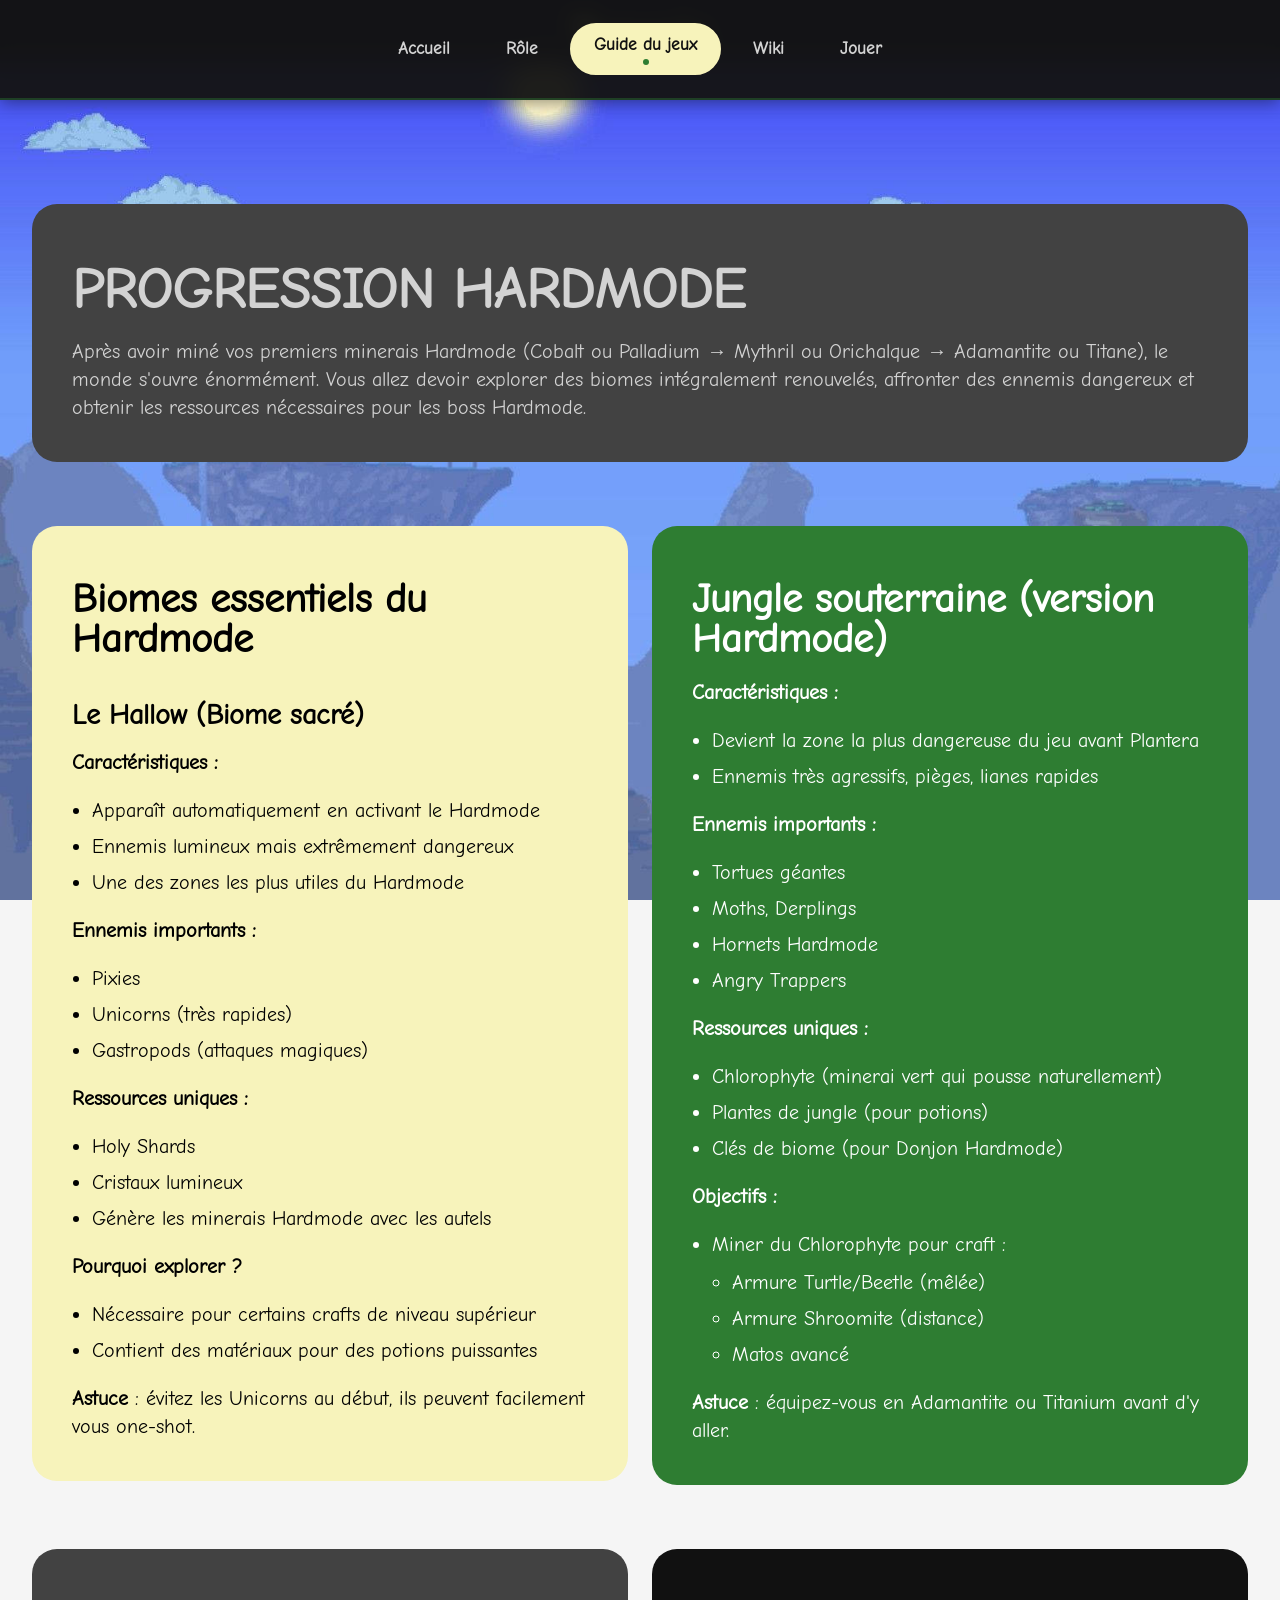
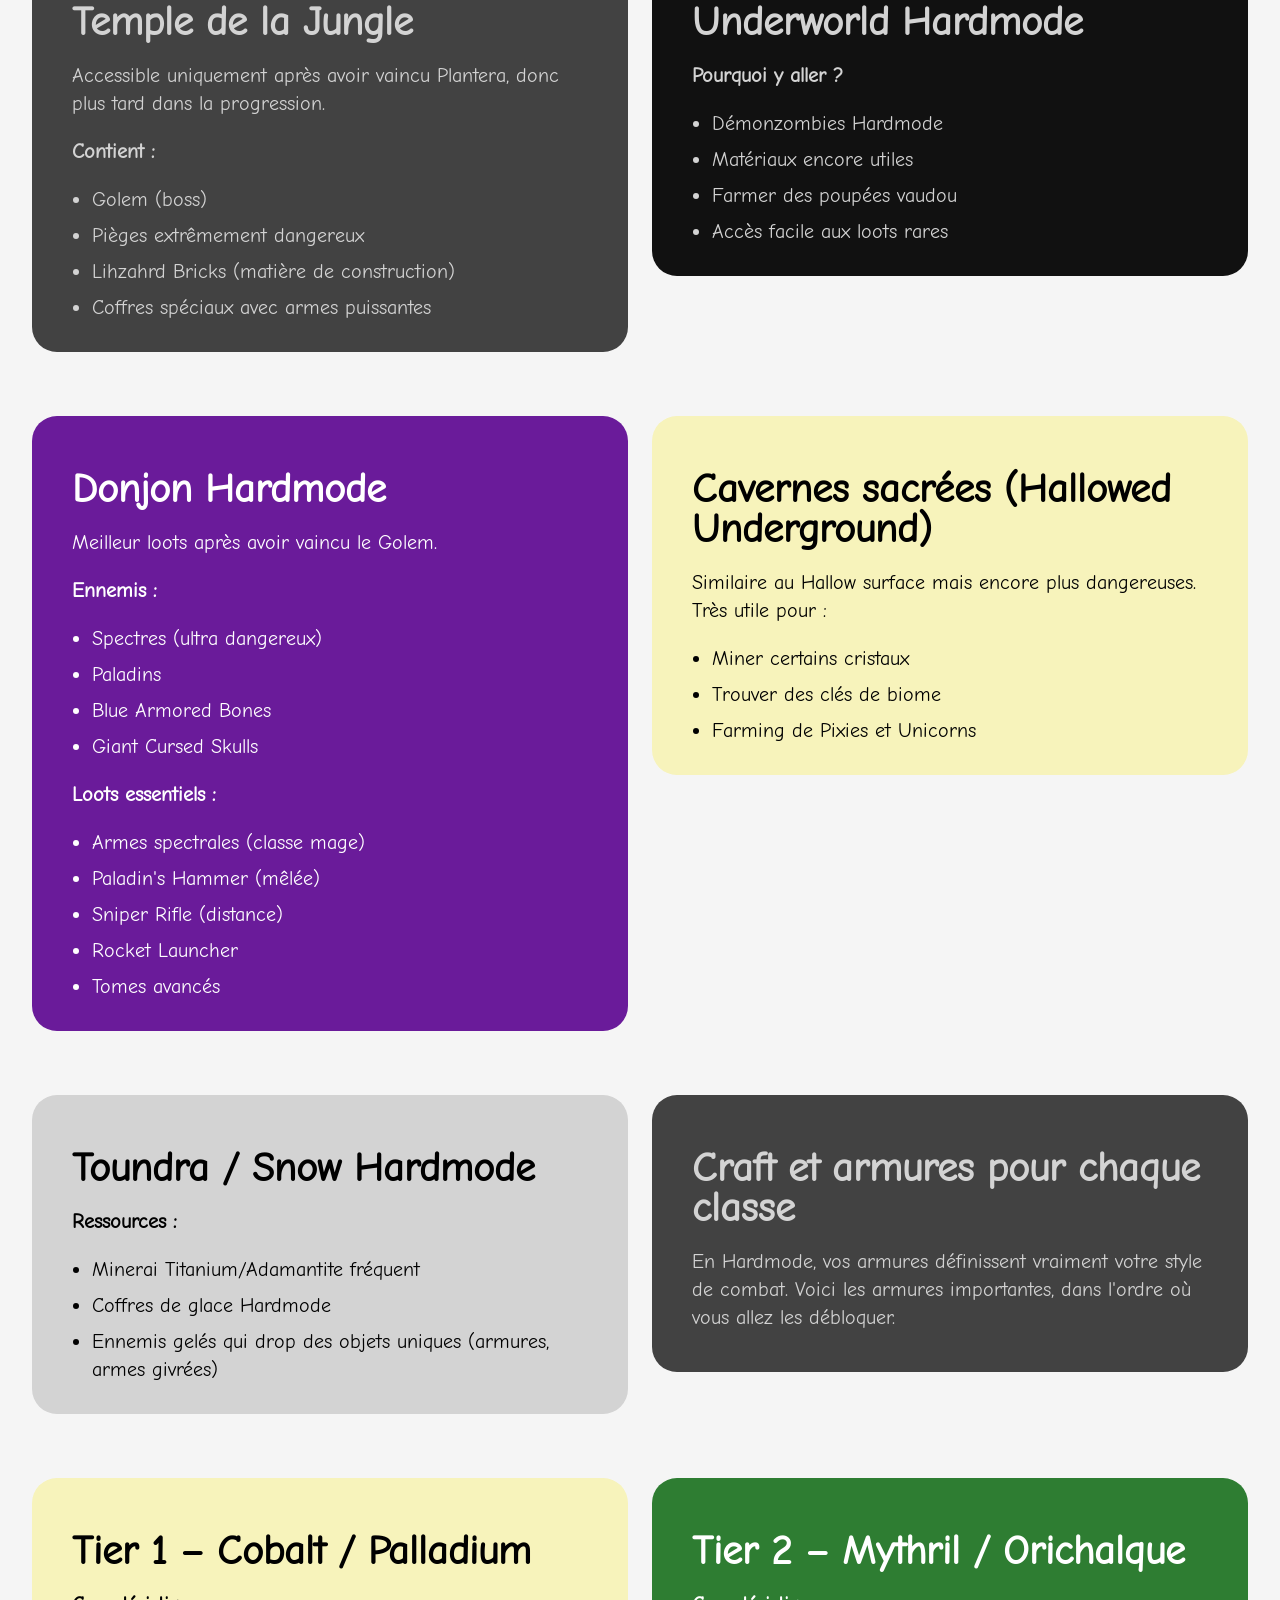
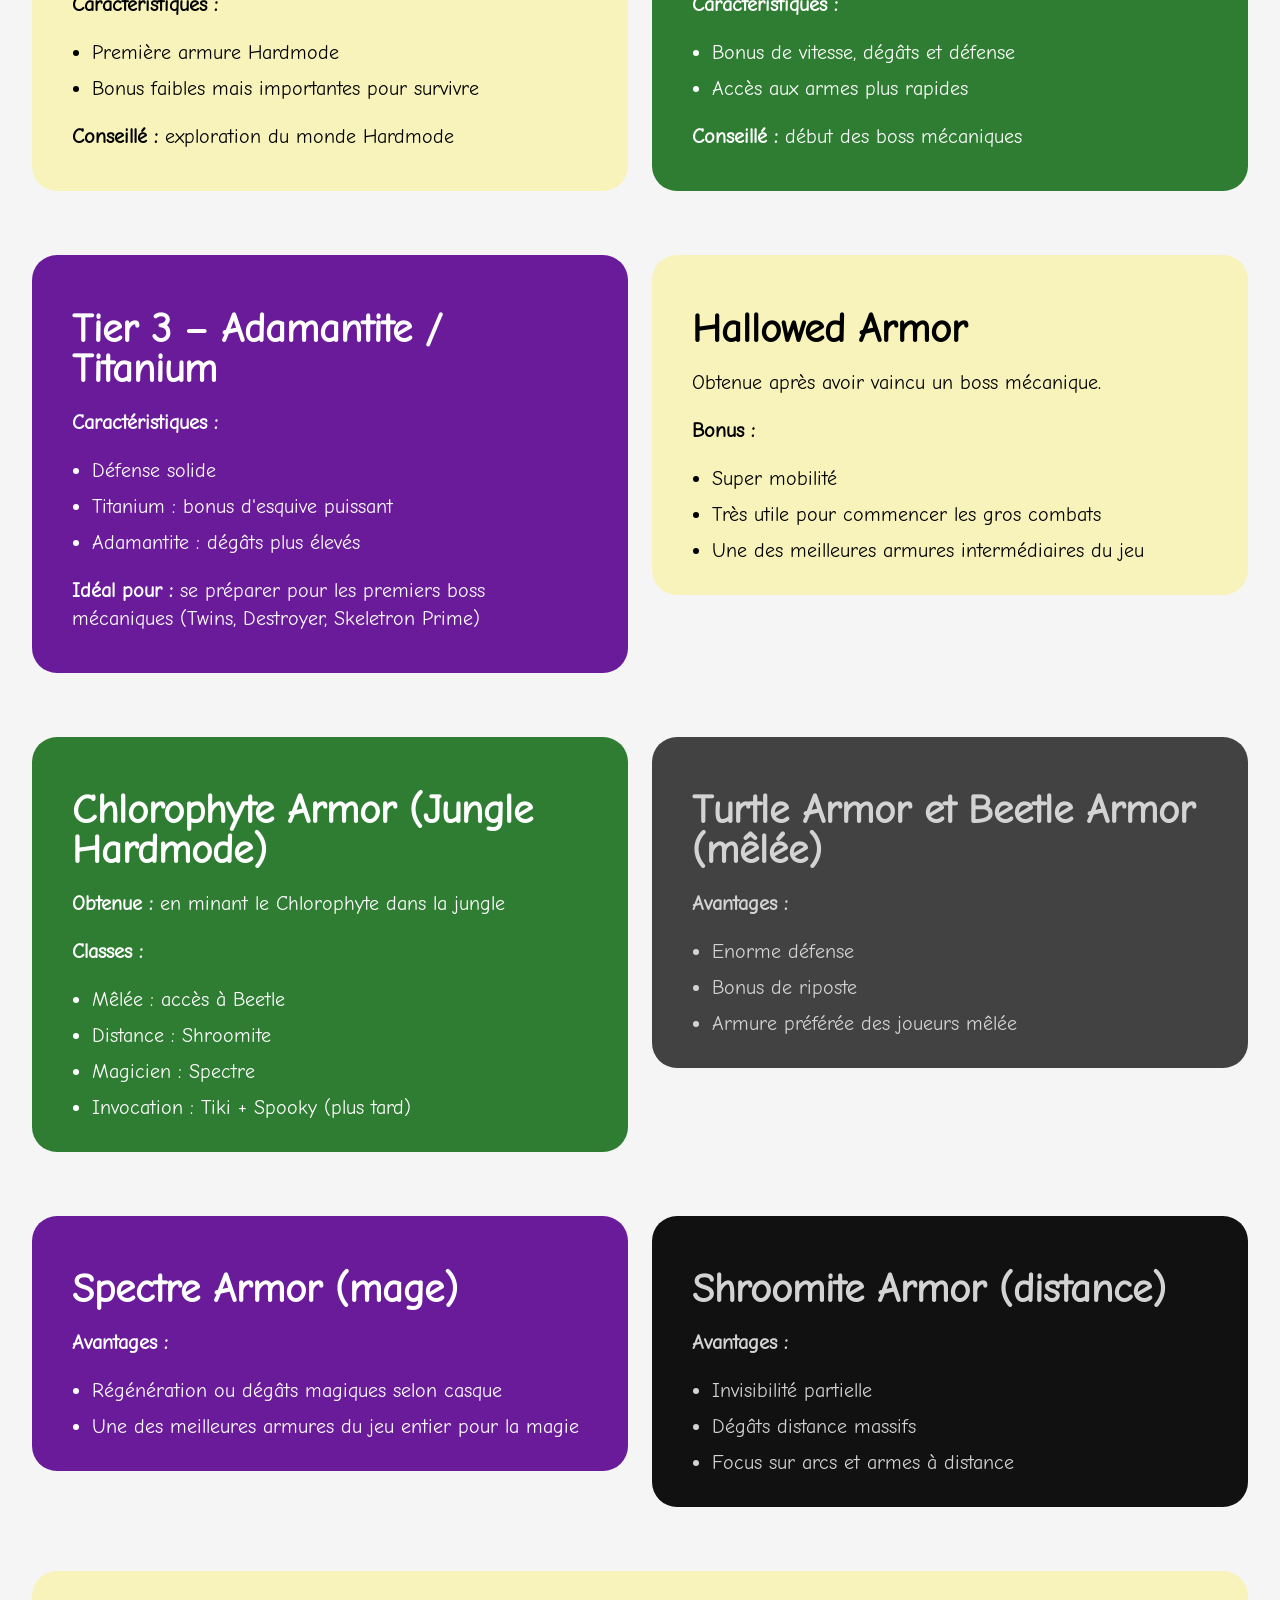
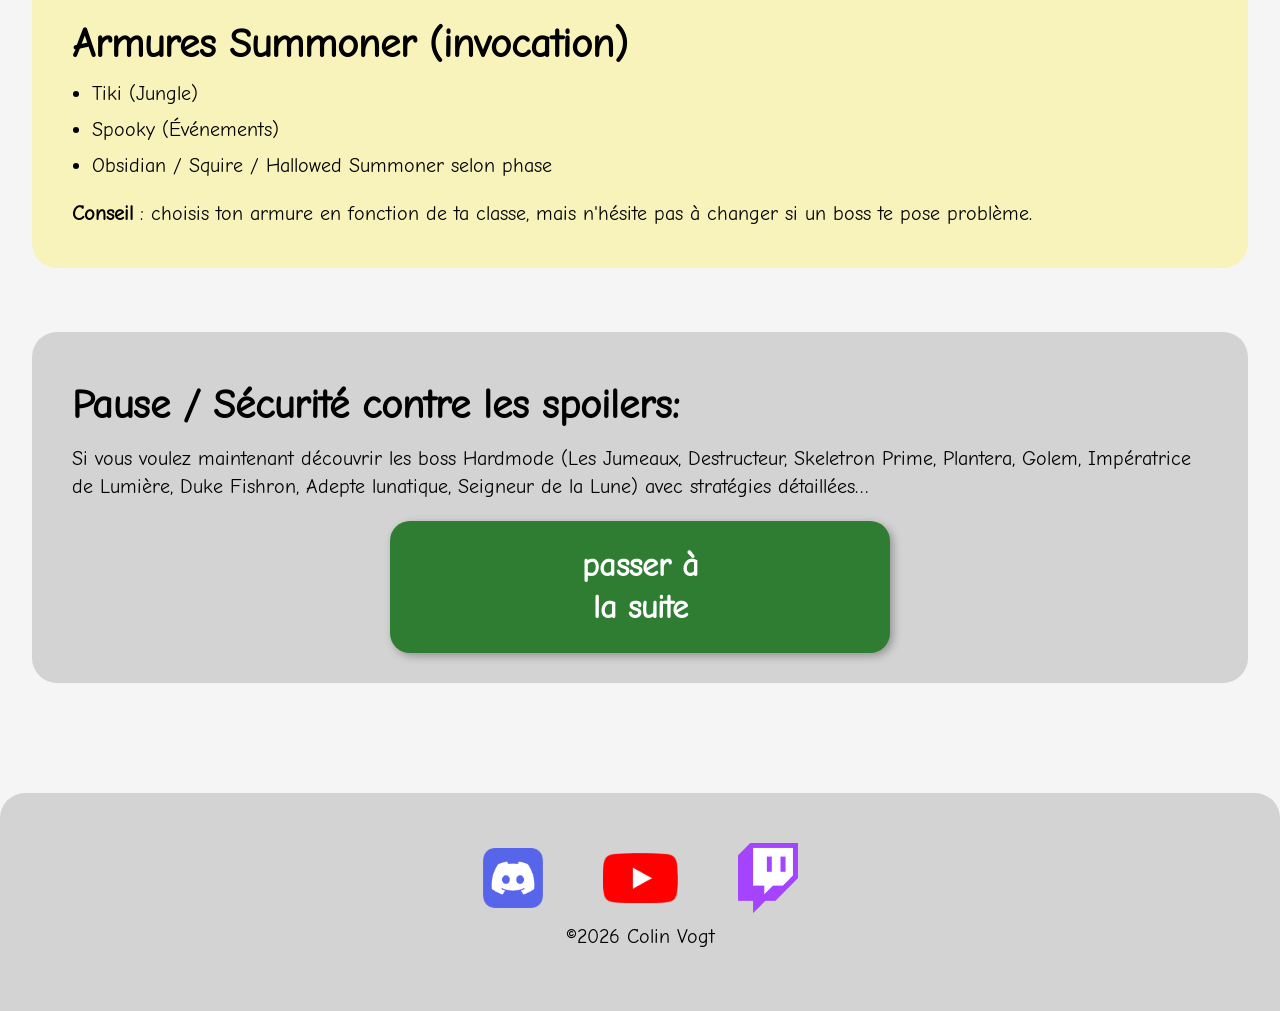
<file: debut_hardmode.html>
<!DOCTYPE html>
<html lang="fr">
<head>
    <!-- charset -->
    <meta charset="UTF-8">
    <!-- viewport -->
    <meta name="viewport" content="width=device-width, initial-scale=1.0">
    <title>PROGRESSION HARDMODE | Terraria | Fandom</title>
    <!-- auteur -->
    <meta name="author" content="Colin Vogt">
    <!-- description -->
    <meta name="description" content="Guide complet de Terraria.">
    <!-- feuilles de style -->
    <link rel="stylesheet" href="css/normalize.css"/>
    <link rel="stylesheet" href="css/main.css"/>
    <link rel="stylesheet" href="css/responsive.css"/>
    <!-- favicon -->
    <link rel="apple-touch-icon" sizes="180x180" href="./img/apple-touch-icon.png">
    <link rel="icon" type="image/png" sizes="32x32" href="./img/favicon-32x32.png">
    <link rel="icon" type="image/png" sizes="16x16" href="./img/favicon-16x16.png">
    <link rel="manifest" href="./site.webmanifest">
</head>
<body class="Page-guide">

<!-- header -->
<header>
    <img src="./img/HD-Terraria-Logo.webp" alt="Logo de Terraria" class="Logo" height="80px"/>
</header>

<!-- main -->
<main>


    <div class="Box-gris-foncee">
        <h1>PROGRESSION HARDMODE</h1>
        <p>Après avoir miné vos premiers minerais Hardmode (Cobalt ou Palladium → Mythril ou Orichalque →
            Adamantite ou Titane), le monde s'ouvre énormément. Vous allez devoir explorer des biomes
            intégralement renouvelés, affronter des ennemis dangereux et obtenir les ressources nécessaires
            pour les boss Hardmode.</p>
    </div>


    <div class="Box-jaune">
        <h2>Biomes essentiels du Hardmode</h2>

        <h3>Le Hallow (Biome sacré)</h3>
        <p><strong>Caractéristiques :</strong></p>
        <ul>
            <li>Apparaît automatiquement en activant le Hardmode</li>
            <li>Ennemis lumineux mais extrêmement dangereux</li>
            <li>Une des zones les plus utiles du Hardmode</li>
        </ul>
        <p><strong>Ennemis importants :</strong></p>
        <ul>
            <li>Pixies</li>
            <li>Unicorns (très rapides)</li>
            <li>Gastropods (attaques magiques)</li>
        </ul>
        <p><strong>Ressources uniques :</strong></p>
        <ul>
            <li>Holy Shards</li>
            <li>Cristaux lumineux</li>
            <li>Génère les minerais Hardmode avec les autels</li>
        </ul>
        <p><strong>Pourquoi explorer ?</strong></p>
        <ul>
            <li>Nécessaire pour certains crafts de niveau supérieur</li>
            <li>Contient des matériaux pour des potions puissantes</li>
        </ul>
        <p><strong>Astuce</strong> : évitez les Unicorns au début, ils peuvent facilement vous one-shot.</p>
    </div>


    <div class="Box-verte">
        <h2>Jungle souterraine (version Hardmode)</h2>
        <p><strong>Caractéristiques :</strong></p>
        <ul>
            <li>Devient la zone la plus dangereuse du jeu avant Plantera</li>
            <li>Ennemis très agressifs, pièges, lianes rapides</li>
        </ul>
        <p><strong>Ennemis importants :</strong></p>
        <ul>
            <li>Tortues géantes</li>
            <li>Moths, Derplings</li>
            <li>Hornets Hardmode</li>
            <li>Angry Trappers</li>
        </ul>
        <p><strong>Ressources uniques :</strong></p>
        <ul>
            <li>Chlorophyte (minerai vert qui pousse naturellement)</li>
            <li>Plantes de jungle (pour potions)</li>
            <li>Clés de biome (pour Donjon Hardmode)</li>
        </ul>
        <p><strong>Objectifs :</strong></p>
        <ul>
            <li>Miner du Chlorophyte pour craft :
                <ul>
                    <li>Armure Turtle/Beetle (mêlée)</li>
                    <li>Armure Shroomite (distance)</li>
                    <li>Matos avancé</li>
                </ul>
            </li>
        </ul>
        <p><strong>Astuce</strong> : équipez-vous en Adamantite ou Titanium avant d'y aller.</p>
    </div>


    <div class="Box-gris-foncee" style="margin-top: 20px;">
        <h2>Temple de la Jungle</h2>
        <p>Accessible uniquement après avoir vaincu Plantera, donc plus tard dans la progression.</p>
        <p><strong>Contient :</strong></p>
        <ul>
            <li>Golem (boss)</li>
            <li>Pièges extrêmement dangereux</li>
            <li>Lihzahrd Bricks (matière de construction)</li>
            <li>Coffres spéciaux avec armes puissantes</li>
        </ul>
    </div>


    <div class="Box-noir">
        <h2>Underworld Hardmode</h2>
        <p><strong>Pourquoi y aller ?</strong></p>
        <ul>
            <li>Démonzombies Hardmode</li>
            <li>Matériaux encore utiles</li>
            <li>Farmer des poupées vaudou</li>
            <li>Accès facile aux loots rares</li>
        </ul>
    </div>


    <div class="Box-violet">
        <h2>Donjon Hardmode</h2>
        <p>Meilleur loots après avoir vaincu le Golem.</p>
        <p><strong>Ennemis :</strong></p>
        <ul>
            <li>Spectres (ultra dangereux)</li>
            <li>Paladins</li>
            <li>Blue Armored Bones</li>
            <li>Giant Cursed Skulls</li>
        </ul>
        <p><strong>Loots essentiels :</strong></p>
        <ul>
            <li>Armes spectrales (classe mage)</li>
            <li>Paladin's Hammer (mêlée)</li>
            <li>Sniper Rifle (distance)</li>
            <li>Rocket Launcher</li>
            <li>Tomes avancés</li>
        </ul>
    </div>


    <div class="Box-jaune">
        <h2>Cavernes sacrées (Hallowed Underground)</h2>
        <p>Similaire au Hallow surface mais encore plus dangereuses. Très utile pour :</p>
        <ul>
            <li>Miner certains cristaux</li>
            <li>Trouver des clés de biome</li>
            <li>Farming de Pixies et Unicorns</li>
        </ul>
    </div>


    <div class="Box-gris-claire">
        <h2>Toundra / Snow Hardmode</h2>
        <p><strong>Ressources :</strong></p>
        <ul>
            <li>Minerai Titanium/Adamantite fréquent</li>
            <li>Coffres de glace Hardmode</li>
            <li>Ennemis gelés qui drop des objets uniques (armures, armes givrées)</li>
        </ul>
    </div>


    <div class="Box-gris-foncee" style="margin-top: 20px;">
        <h2>Craft et armures pour chaque classe</h2>
        <p>En Hardmode, vos armures définissent vraiment votre style de combat. Voici les armures
            importantes, dans l'ordre où vous allez les débloquer.</p>
    </div>


    <div class="Box-jaune">
        <h2>Tier 1 – Cobalt / Palladium</h2>
        <p><strong>Caractéristiques :</strong></p>
        <ul>
            <li>Première armure Hardmode</li>
            <li>Bonus faibles mais importantes pour survivre</li>
        </ul>
        <p><strong>Conseillé :</strong> exploration du monde Hardmode</p>
    </div>


    <div class="Box-verte">
        <h2>Tier 2 – Mythril / Orichalque</h2>
        <p><strong>Caractéristiques :</strong></p>
        <ul>
            <li>Bonus de vitesse, dégâts et défense</li>
            <li>Accès aux armes plus rapides</li>
        </ul>
        <p><strong>Conseillé :</strong> début des boss mécaniques</p>
    </div>


    <div class="Box-violet">
        <h2>Tier 3 – Adamantite / Titanium</h2>
        <p><strong>Caractéristiques :</strong></p>
        <ul>
            <li>Défense solide</li>
            <li>Titanium : bonus d'esquive puissant</li>
            <li>Adamantite : dégâts plus élevés</li>
        </ul>
        <p><strong>Idéal pour :</strong> se préparer pour les premiers boss mécaniques
            (Twins, Destroyer, Skeletron Prime)</p>
    </div>


    <div class="Box-jaune">
        <h2>Hallowed Armor</h2>
        <p>Obtenue après avoir vaincu un boss mécanique.</p>
        <p><strong>Bonus :</strong></p>
        <ul>
            <li>Super mobilité</li>
            <li>Très utile pour commencer les gros combats</li>
            <li>Une des meilleures armures intermédiaires du jeu</li>
        </ul>
    </div>


    <div class="Box-verte">
        <h2>Chlorophyte Armor (Jungle Hardmode)</h2>
        <p><strong>Obtenue :</strong> en minant le Chlorophyte dans la jungle</p>
        <p><strong>Classes :</strong></p>
        <ul>
            <li>Mêlée : accès à Beetle</li>
            <li>Distance : Shroomite</li>
            <li>Magicien : Spectre</li>
            <li>Invocation : Tiki + Spooky (plus tard)</li>
        </ul>
    </div>


    <div class="Box-gris-foncee" style="margin-top: 20px;">
        <h2>Turtle Armor et Beetle Armor (mêlée)</h2>
        <p><strong>Avantages :</strong></p>
        <ul>
            <li>Enorme défense</li>
            <li>Bonus de riposte</li>
            <li>Armure préférée des joueurs mêlée</li>
        </ul>
    </div>


    <div class="Box-violet">
        <h2>Spectre Armor (mage)</h2>
        <p><strong>Avantages :</strong></p>
        <ul>
            <li>Régénération ou dégâts magiques selon casque</li>
            <li>Une des meilleures armures du jeu entier pour la magie</li>
        </ul>
    </div>


    <div class="Box-noir">
        <h2>Shroomite Armor (distance)</h2>
        <p><strong>Avantages :</strong></p>
        <ul>
            <li>Invisibilité partielle</li>
            <li>Dégâts distance massifs</li>
            <li>Focus sur arcs et armes à distance</li>
        </ul>
    </div>


    <div class="Box-jaune">
        <h2>Armures Summoner (invocation)</h2>
        <ul>
            <li>Tiki (Jungle)</li>
            <li>Spooky (Événements)</li>
            <li>Obsidian / Squire / Hallowed Summoner selon phase</li>
        </ul>
        <p><strong>Conseil</strong> : choisis ton armure en fonction de ta classe, mais n'hésite pas à
            changer si un boss te pose problème.</p>
    </div>


    <div class="Box-gris-claire">
        <h2>Pause / Sécurité contre les spoilers:</h2>
        <p>Si vous voulez maintenant découvrir les boss Hardmode (Les Jumeaux, Destructeur, Skeletron Prime,
            Plantera, Golem, Impératrice de Lumière, Duke Fishron, Adepte lunatique, Seigneur de la Lune)
            avec stratégies détaillées…</p>
        <a href="boss_hardmode.html" class="btn-suite">passer à<br>la suite</a>
    </div>

</main>

<!-- footer -->
<footer>
    <!-- réseaux sociaux -->
    <nav class="reseau-sociaux">
        <a href="https://discord.gg/MsZWSTrvD7" target="_blank" rel="noopener noreferrer">
            <img src="./img/logo_discord.png" alt="Logo de discord" width="60" height="60"/>
        </a>
        <a href="https://www.youtube.com/@Colpome" target="_blank" rel="noopener noreferrer">
            <img src="./img/Logo_youtube.png" alt="Logo de Youtube" width="75" height="50"/>
        </a>
        <a href="https://www.twitch.tv/colpome" target="_blank" rel="noopener noreferrer">
            <img src="./img/Logo_twitch.png" alt="Logo de Twitch" width="60" height="70"/>
        </a>
    </nav>
    &copy;2026 Colin Vogt
</footer>


<!-- checkbox cachée pour le menu -->
<input type="checkbox" id="toggle-menu"/>


<!-- bouton cercle qui ouvre le menu -->
<label for="toggle-menu" class="cercle-fixe">
    <img src="./img/Arbre_Terraria.png" alt="Ouvrir le menu de navigation"/>
</label>


<!-- menu de navigation -->
<nav class="menu-flottant">
    <a href="index.html" class="menu-btn">Accueil</a>
    <a href="role.html" class="menu-btn">Rôle</a>
    <a href="intro_guide.html" class="menu-btn actif">Guide du jeux</a>
    <a href="https://terraria.wiki.gg/" class="menu-btn" target="_blank" rel="noopener noreferrer">Wiki</a>
    <a href="https://store.steampowered.com/app/105600/Terraria/" class="menu-btn" target="_blank" rel="noopener noreferrer">Jouer</a>
</nav>

</body>
</html>
</file>
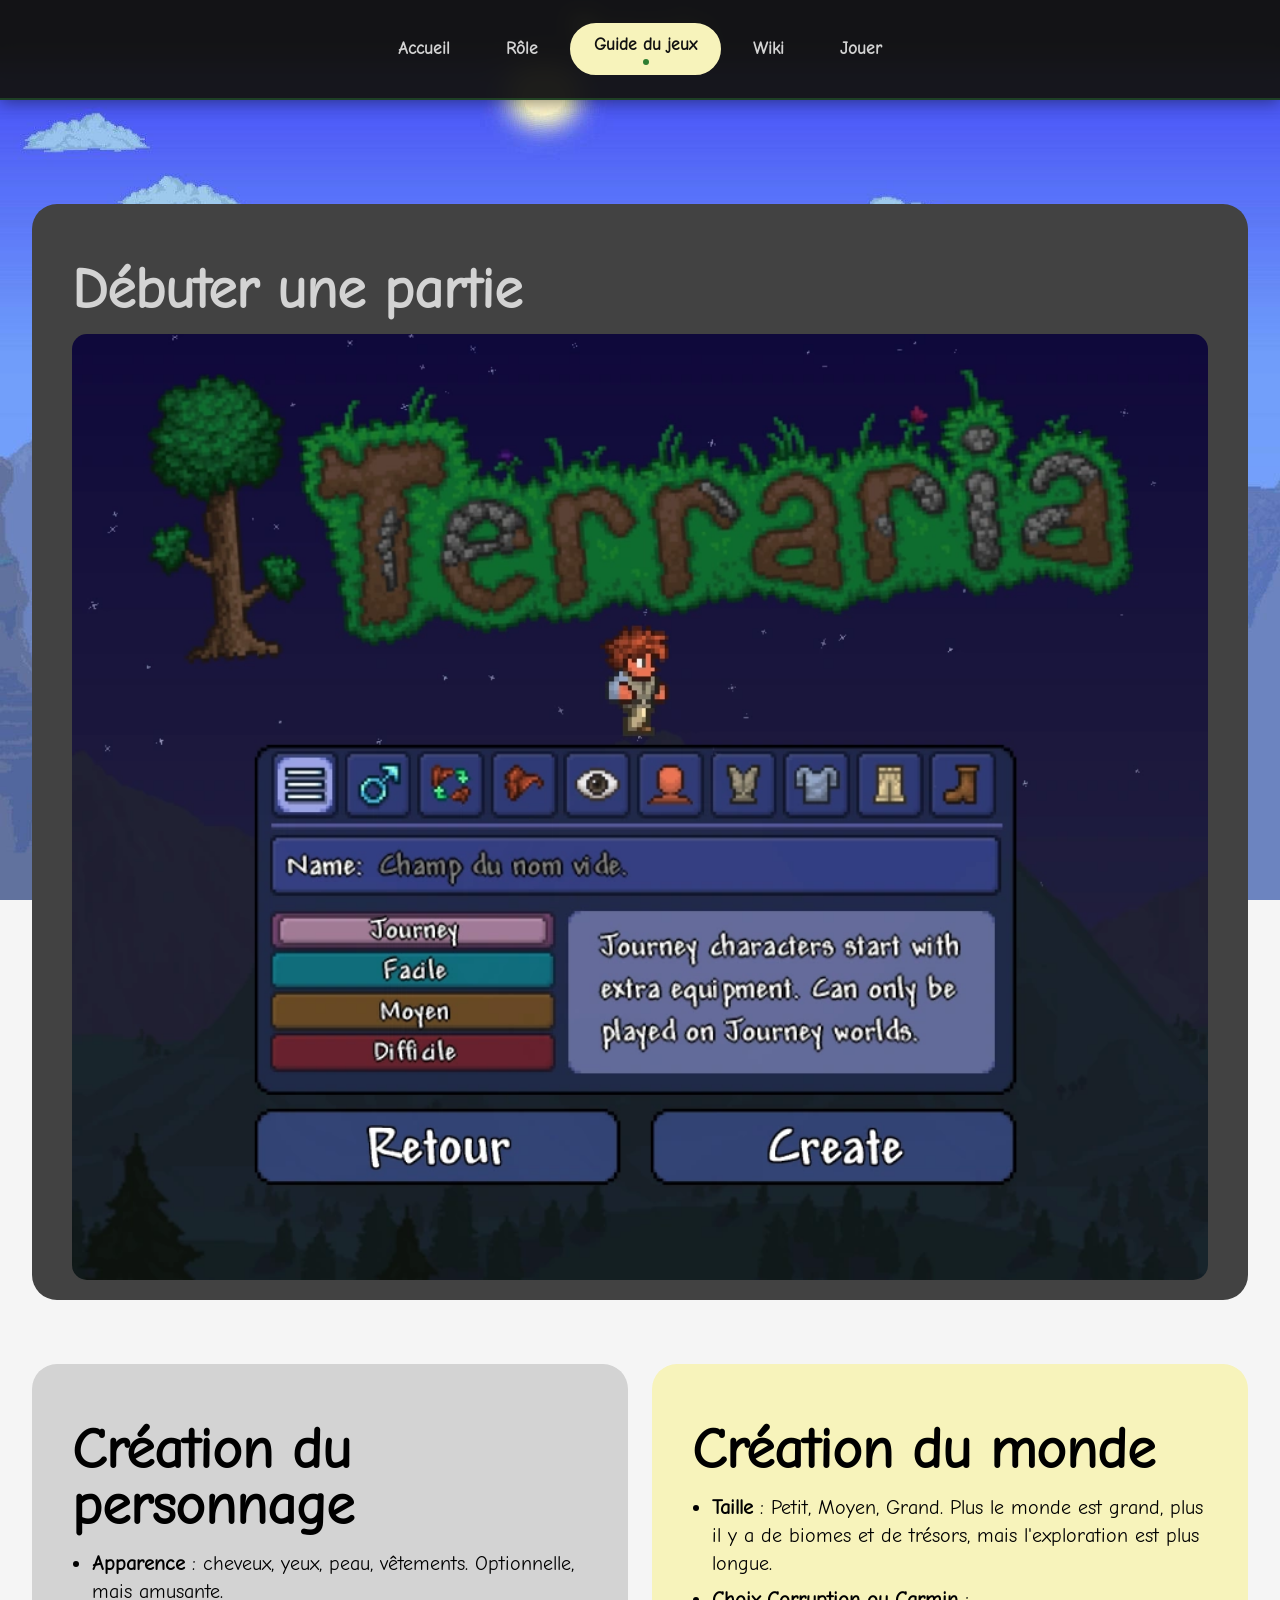
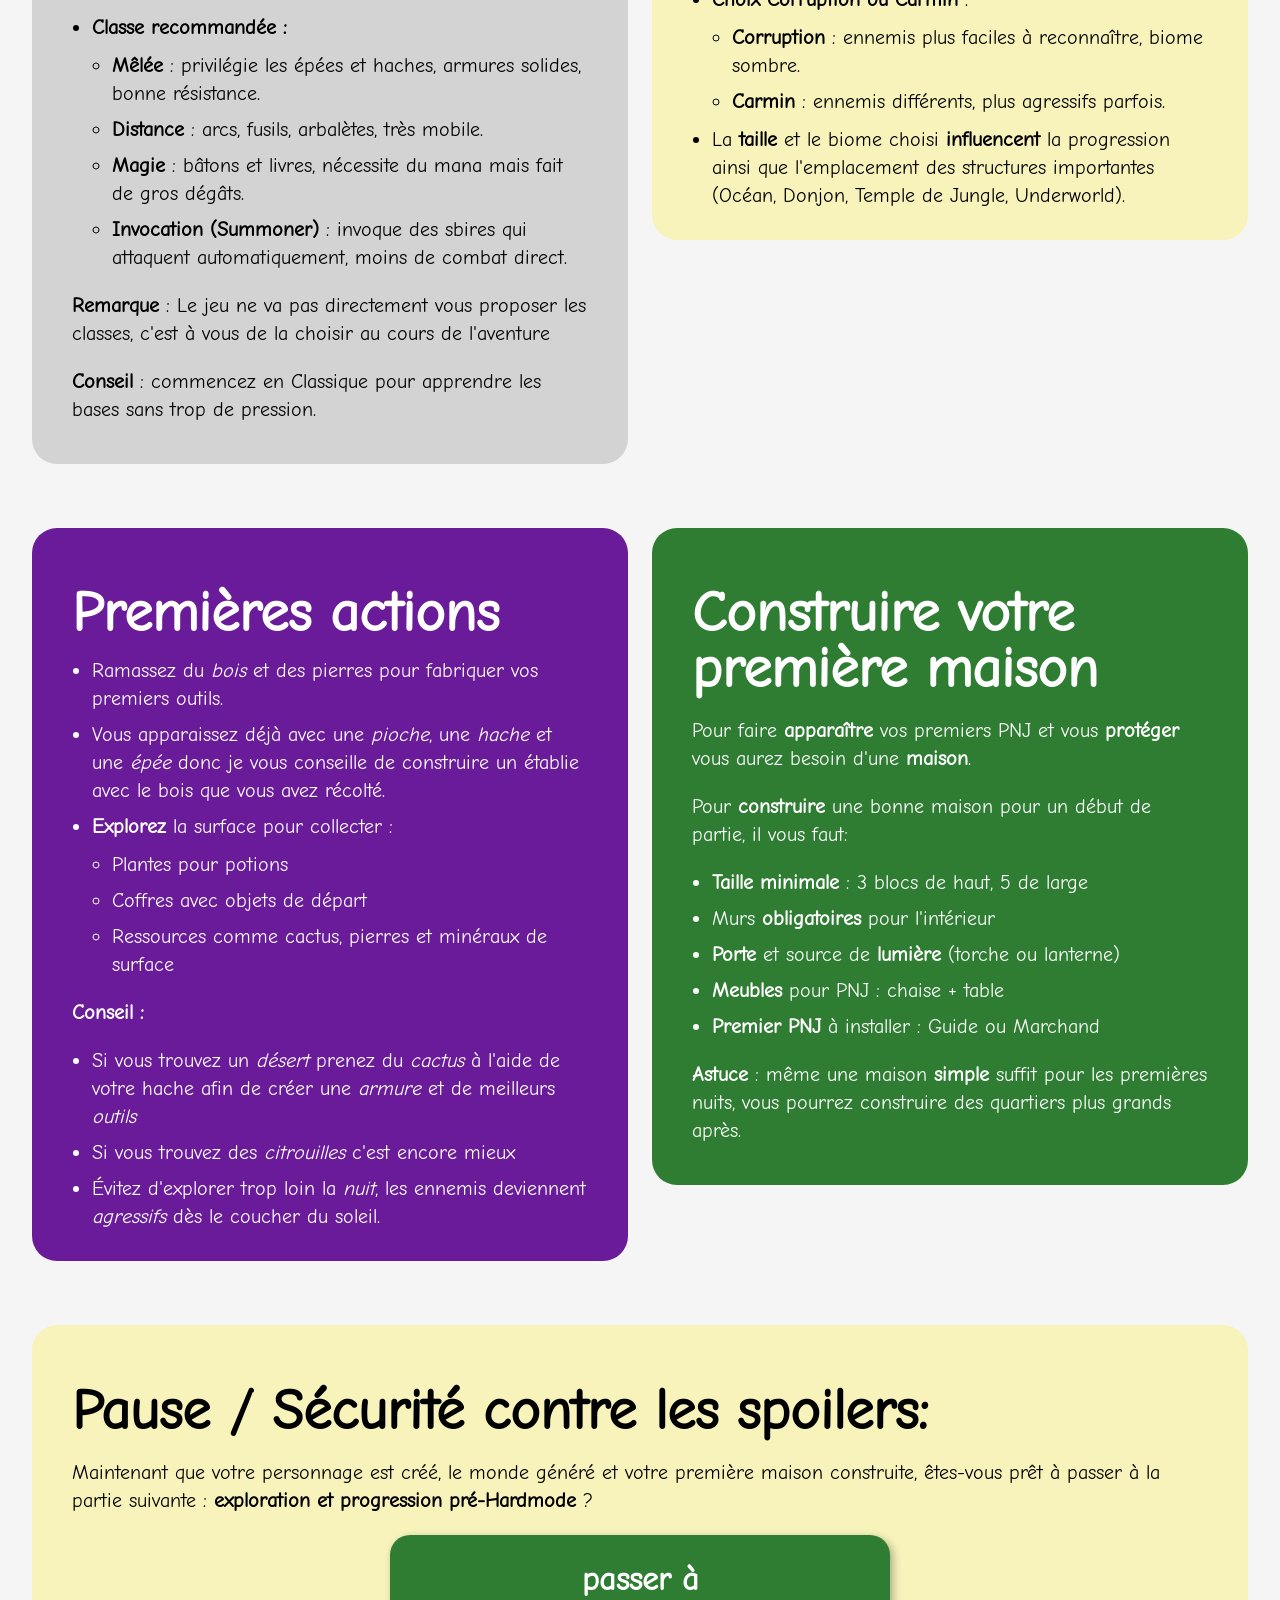
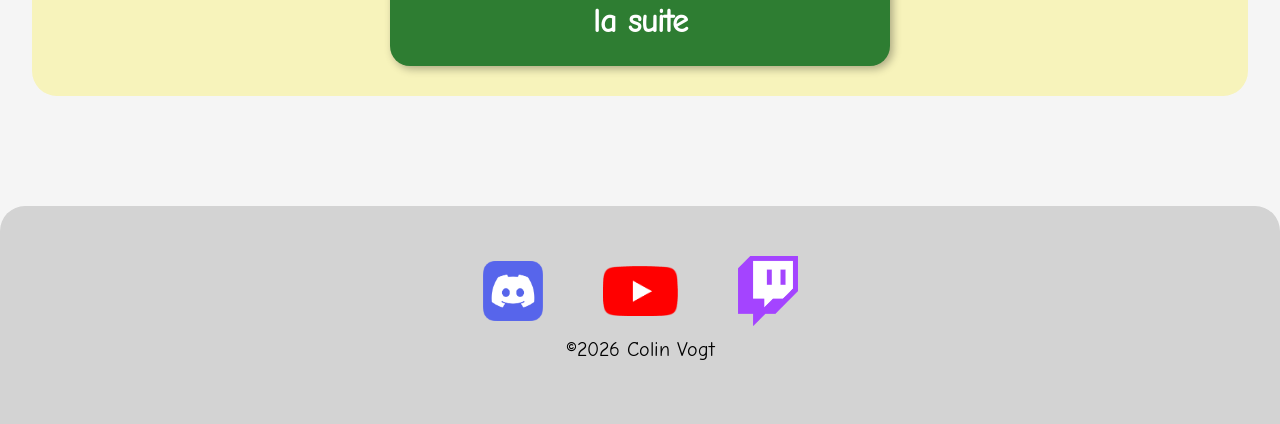
<file: debuter_une_partie.html>
<!DOCTYPE html>
<html lang="fr">
<head>
    <!-- charset -->
    <meta charset="UTF-8">
    <!-- viewport -->
    <meta name="viewport" content="width=device-width, initial-scale=1.0">
    <title>Débuter une partie | Terraria | Fandom</title>
    <!-- auteur -->
    <meta name="author" content="Colin Vogt">
    <!-- description -->
    <meta name="description" content="Guide complet de Terraria.">
    <!-- feuilles de style -->
    <link rel="stylesheet" href="css/normalize.css"/>
    <link rel="stylesheet" href="css/main.css"/>
    <link rel="stylesheet" href="css/responsive.css"/>
    <!-- favicon -->
    <link rel="apple-touch-icon" sizes="180x180" href="./img/apple-touch-icon.png">
    <link rel="icon" type="image/png" sizes="32x32" href="./img/favicon-32x32.png">
    <link rel="icon" type="image/png" sizes="16x16" href="./img/favicon-16x16.png">
    <link rel="manifest" href="./site.webmanifest">
</head>
<body class="Debut-partie">

<!-- header -->
<header>
    <img src="./img/HD-Terraria-Logo.webp" alt="Logo de Terraria" class="Logo"/>
</header>

<!-- main -->
<main>

    <div class="Box-gris-foncee">
        <h1>Débuter une partie</h1>
        <img src="./img/CreationPersonnage.webp" alt="Capture d'écran création de personnage Terraria"/>
    </div>


    <div class="Box-gris-claire">
        <h1>Création du personnage</h1>
        <ul>
            <li><strong>Apparence</strong> : cheveux, yeux, peau, vêtements. Optionnelle, mais amusante.</li>
            <li><strong>Classe recommandée :</strong>
                <ul>
                    <li><strong>Mêlée</strong> : privilégie les épées et haches, armures solides, bonne résistance.</li>
                    <li><strong>Distance</strong> : arcs, fusils, arbalètes, très mobile.</li>
                    <li><strong>Magie</strong> : bâtons et livres, nécessite du mana mais fait de gros dégâts.</li>
                    <li><strong>Invocation (Summoner)</strong> : invoque des sbires qui attaquent automatiquement, moins de combat direct.</li>
                </ul>
            </li>
        </ul>
        <p><strong>Remarque</strong> : Le jeu ne va pas directement vous proposer les classes, c'est à vous de la choisir au cours de l'aventure</p>
        <p><strong>Conseil</strong> : commencez en Classique pour apprendre les bases sans trop de pression.</p>
    </div>


    <div class="Box-jaune">
        <h1>Création du monde</h1>
        <ul>
            <li><strong>Taille</strong> : Petit, Moyen, Grand. Plus le monde est grand, plus il y a de biomes et de trésors, mais l'exploration est plus longue.</li>
            <li><strong>Choix Corruption ou Carmin</strong> :
                <ul>
                    <li><strong>Corruption</strong> : ennemis plus faciles à reconnaître, biome sombre.</li>
                    <li><strong>Carmin</strong> : ennemis différents, plus agressifs parfois.</li>
                </ul>
            </li>
            <li>La <strong>taille</strong> et le biome choisi <strong>influencent</strong> la progression ainsi que l'emplacement des structures importantes (Océan, Donjon, Temple de Jungle, Underworld).</li>
        </ul>
    </div>


    <div class="Box-violet">
        <h1>Premières actions</h1>
        <ul>
            <li>Ramassez du <em>bois</em> et des pierres pour fabriquer vos premiers outils.</li>
            <li>Vous apparaissez déjà avec une <em>pioche</em>, une <em>hache</em> et une <em>épée</em> donc
                je vous conseille de construire un établie avec le bois que vous avez récolté.</li>
            <li><strong>Explorez</strong> la surface pour collecter :
                <ul>
                    <li>Plantes pour potions</li>
                    <li>Coffres avec objets de départ</li>
                    <li>Ressources comme cactus, pierres et minéraux de surface</li>
                </ul>
            </li>
        </ul>
        <p><strong>Conseil :</strong></p>
        <ul>
            <li>Si vous trouvez un <em>désert</em> prenez du <em>cactus</em> à l'aide de votre hache afin
                de créer une <em>armure</em> et de meilleurs <em>outils</em></li>
            <li>Si vous trouvez des <em>citrouilles</em> c'est encore mieux</li>
            <li>Évitez d'explorer trop loin la <em>nuit</em>, les ennemis deviennent <em>agressifs</em>
                dès le coucher du soleil.</li>
        </ul>
    </div>


    <div class="Box-verte">
        <h1>Construire votre première maison</h1>
        <p>Pour faire <strong>apparaître</strong> vos premiers PNJ et vous <strong>protéger</strong> vous
            aurez besoin d'une <strong>maison</strong>.</p>
        <p>Pour <strong>construire</strong> une bonne maison pour un début de partie, il vous faut:</p>
        <ul>
            <li><strong>Taille minimale</strong> : 3 blocs de haut, 5 de large</li>
            <li>Murs <strong>obligatoires</strong> pour l'intérieur</li>
            <li><strong>Porte</strong> et source de <strong>lumière</strong> (torche ou lanterne)</li>
            <li><strong>Meubles</strong> pour PNJ : chaise + table</li>
            <li><strong>Premier PNJ</strong> à installer : Guide ou Marchand</li>
        </ul>
        <p><strong>Astuce</strong> : même une maison <strong>simple</strong> suffit pour les premières nuits,
            vous pourrez construire des quartiers plus grands après.</p>
    </div>


    <div class="Box-jaune">
        <h1>Pause / Sécurité contre les spoilers:</h1>
        <p>Maintenant que votre personnage est créé, le monde généré et votre première maison construite,
            êtes-vous prêt à passer à la partie suivante : <strong>exploration et progression pré-Hardmode</strong> ?</p>
        <a href="exploration_et_progression.html" class="btn-suite">passer à<br>la suite</a>
    </div>

</main>

<!-- footer -->
<footer>
    <!-- réseaux sociaux -->
    <nav class="reseau-sociaux">
        <a href="https://discord.gg/MsZWSTrvD7" target="_blank" rel="noopener noreferrer">
            <img src="./img/logo_discord.png" alt="Logo de discord" width="60" height="60"/>
        </a>
        <a href="https://www.youtube.com/@Colpome" target="_blank" rel="noopener noreferrer">
            <img src="./img/Logo_youtube.png" alt="Logo de Youtube" width="75" height="50"/>
        </a>
        <a href="https://www.twitch.tv/colpome" target="_blank" rel="noopener noreferrer">
            <img src="./img/Logo_twitch.png" alt="Logo de Twitch" width="60" height="70"/>
        </a>
    </nav>
    &copy;2026 Colin Vogt
</footer>


<!-- checkbox cachée pour le menu -->
<input type="checkbox" id="toggle-menu"/>


<!-- bouton cercle qui ouvre le menu -->
<label for="toggle-menu" class="cercle-fixe">
    <img src="./img/Arbre_Terraria.png" alt="Ouvrir le menu de navigation"/>
</label>


<!-- menu de navigation -->
<nav class="menu-flottant">
    <a href="index.html" class="menu-btn">Accueil</a>
    <a href="role.html" class="menu-btn">Rôle</a>
    <a href="intro_guide.html" class="menu-btn actif">Guide du jeux</a>
    <a href="https://terraria.wiki.gg/" class="menu-btn" target="_blank" rel="noopener noreferrer">Wiki</a>
    <a href="https://store.steampowered.com/app/105600/Terraria/" class="menu-btn" target="_blank" rel="noopener noreferrer">Jouer</a>
</nav>


</body>
</html>
</file>
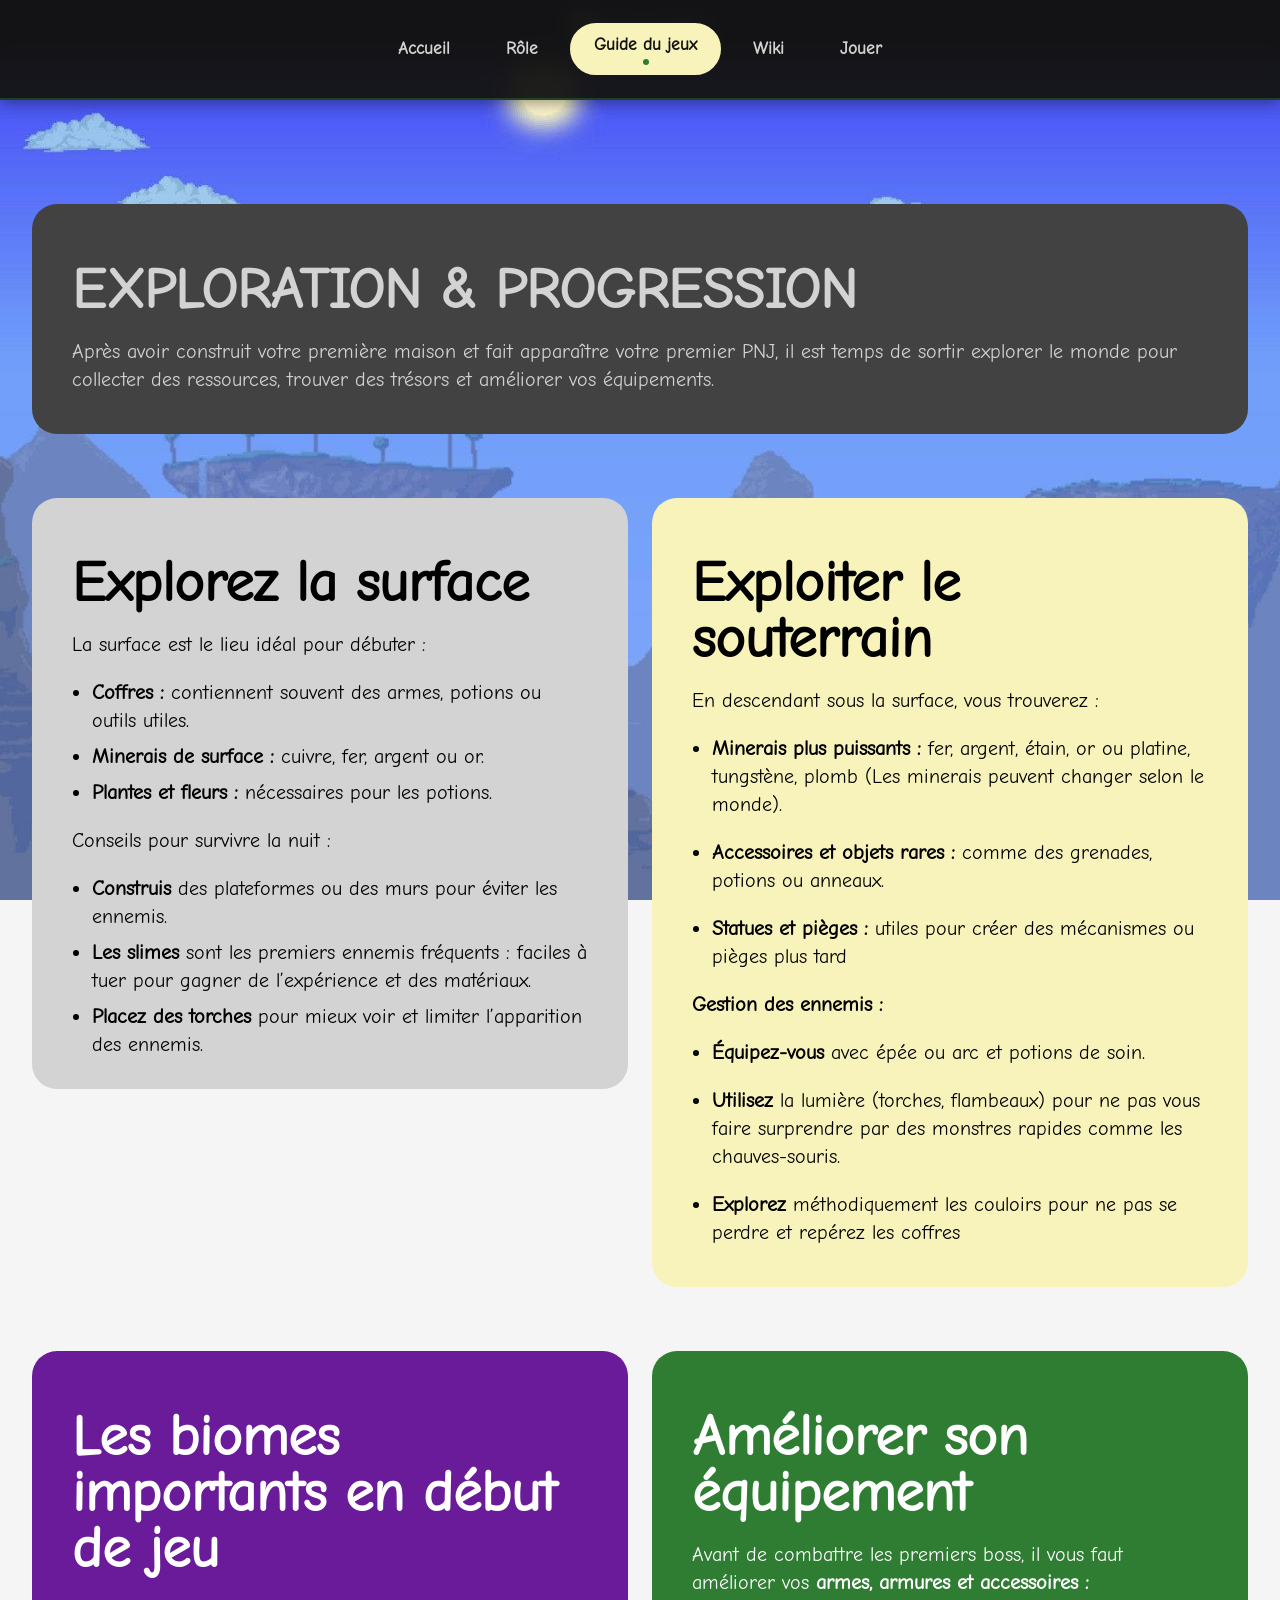
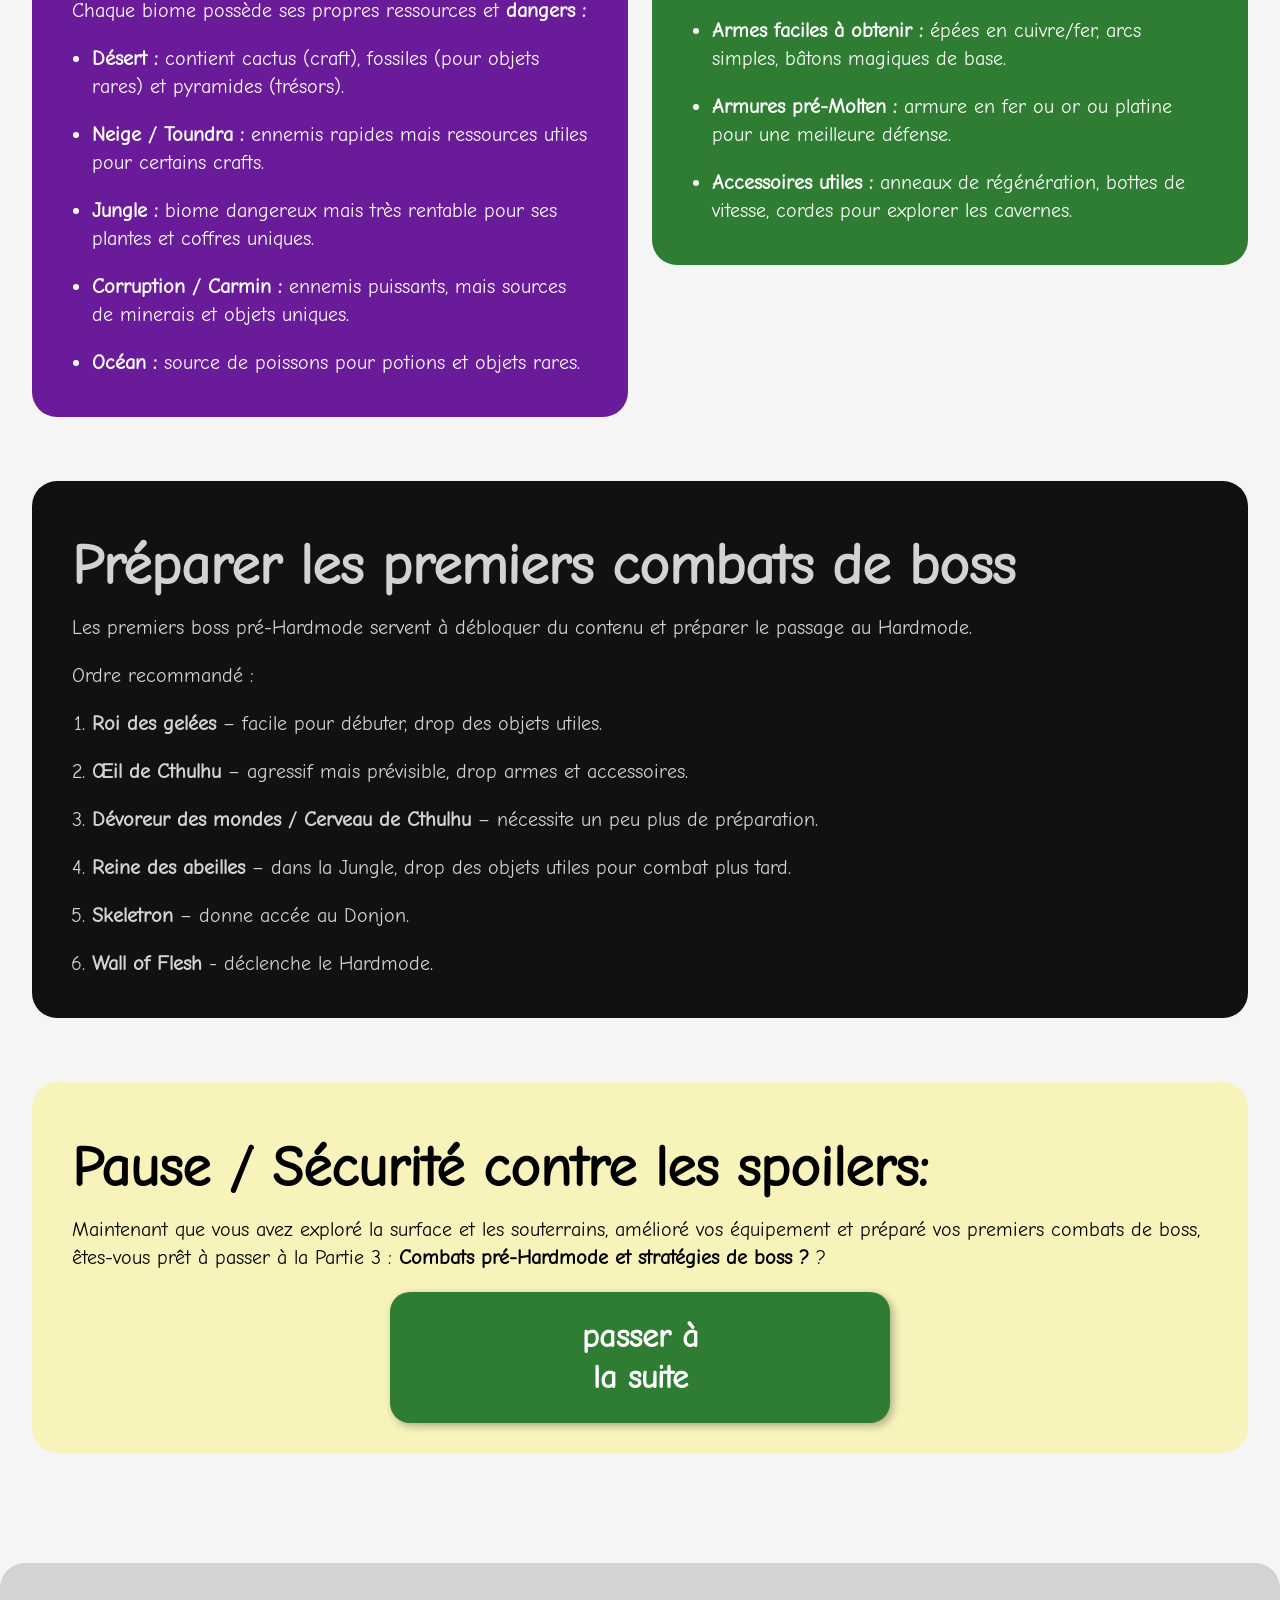
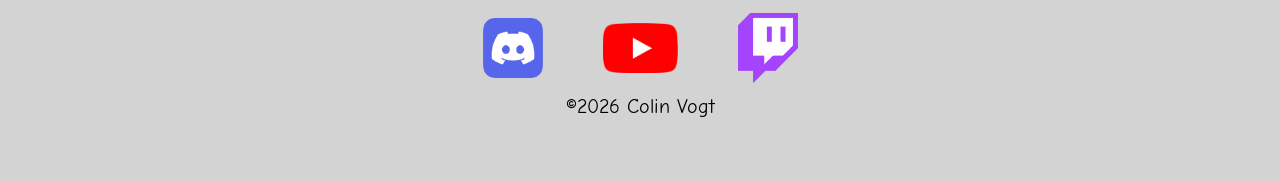
<file: exploration_et_progression.html>
<!DOCTYPE html>
<html lang="fr">
<head>
    <!-- charset -->
    <meta charset="UTF-8">
    <!-- viewport -->
    <meta name="viewport" content="width=device-width, initial-scale=1.0">
    <title>EXPLORATION & PROGRESSION | Terraria | Fandom</title>
    <!-- auteur -->
    <meta name="author" content="Colin Vogt">
    <!-- description -->
    <meta name="description" content="Guide complet de Terraria.">
    <!-- feuilles de style -->
    <link rel="stylesheet" href="css/normalize.css"/>
    <link rel="stylesheet" href="css/main.css"/>
    <link rel="stylesheet" href="css/responsive.css"/>
    <!-- favicon -->
    <link rel="apple-touch-icon" sizes="180x180" href="./img/apple-touch-icon.png">
    <link rel="icon" type="image/png" sizes="32x32" href="./img/favicon-32x32.png">
    <link rel="icon" type="image/png" sizes="16x16" href="./img/favicon-16x16.png">
    <link rel="manifest" href="./site.webmanifest">
</head>
<body class="exploration">
<!-- header -->
<header>
    <img src="./img/HD-Terraria-Logo.webp" alt="Logo de Terraria" class="Logo"/>
</header>

<!-- main -->
<main>
    <div class="Box-gris-foncee">
        <h1>EXPLORATION & PROGRESSION</h1>
        <p>Après avoir construit votre première maison et fait apparaître votre premier PNJ,
            il est temps de sortir explorer le monde pour collecter des ressources,
            trouver des trésors et améliorer vos équipements.</p>
    </div>

    <div class="Box-gris-claire">
        <h1>Explorez la surface</h1>
        <p>La surface est le lieu idéal pour débuter :</p>
        <ul>
            <li><strong>Coffres : </strong>contiennent souvent des armes, potions ou outils utiles.</li>
            <li><strong>Minerais de surface : </strong>cuivre, fer, argent ou or.</li>
            <li><strong>Plantes et fleurs : </strong>nécessaires pour les potions.</li>
        </ul>

        <p>Conseils pour survivre la nuit :</p>

        <ul>
            <li><strong>Construis</strong> des plateformes ou des murs pour éviter les ennemis.</li>
            <li><strong>Les slimes</strong> sont les premiers ennemis fréquents : faciles à tuer pour gagner de l’expérience et des matériaux.</li>
            <li><strong>Placez des torches</strong> pour mieux voir et limiter l’apparition des ennemis.</li>
        </ul>
    </div>

    <div class="Box-jaune">
        <h1>Exploiter le souterrain</h1>
        <p>En descendant sous la surface, vous trouverez :</p>
        <ul>
            <li>
                <p><strong>Minerais plus puissants :</strong> fer, argent, étain, or ou platine, tungstène,
                    plomb (Les minerais peuvent changer selon le monde).</p>
            </li>
            <li>
                <p><strong>Accessoires et objets rares :</strong> comme des grenades, potions ou anneaux.</p>
            </li>
            <li>
                <p><strong>Statues et pièges :</strong> utiles pour créer des mécanismes ou pièges plus tard</p>
            </li>
        </ul>

        <p><strong>Gestion des ennemis :</strong></p>

        <ul>
            <li>
                <p><strong>Équipez-vous</strong> avec épée ou arc et potions de soin.</p>
            </li>
            <li>
                <p><strong>Utilisez</strong> la lumière (torches, flambeaux) pour ne pas vous faire surprendre
                    par des monstres rapides comme les chauves-souris.</p>
            </li>
            <li>
                <p><strong>Explorez</strong> méthodiquement les couloirs pour ne pas se perdre et repérez les coffres</p>
            </li>
        </ul>
    </div>

    <div class="Box-violet">
        <h1>Les biomes importants en début de jeu</h1>
        <p>Chaque biome possède ses propres ressources et <strong>dangers :</strong></p>
        <ul>
            <li>
                <p><strong>Désert :</strong> contient cactus (craft), fossiles (pour objets rares) et pyramides (trésors).</p>
            </li>
            <li>
                <p><strong>Neige / Toundra :</strong> ennemis rapides mais ressources utiles pour certains crafts.</p>
            </li>
            <li>
                <p><strong>Jungle :</strong> biome dangereux mais très rentable pour ses plantes et coffres uniques.</p>
            </li>
            <li>
                <p><strong>Corruption / Carmin :</strong> ennemis puissants, mais sources de minerais et objets uniques.</p>
            </li>
            <li>
                <p><strong>Océan :</strong> source de poissons pour potions et objets rares.
                </p>
            </li>
        </ul>
    </div>

    <div class="Box-verte">
        <h1>Améliorer son équipement</h1>
        <p>Avant de combattre les premiers boss, il vous faut améliorer vos <strong>armes, armures et accessoires :</strong></p>
        <ul>
            <li>
                <p><strong>Armes faciles à obtenir :</strong> épées en cuivre/fer, arcs simples, bâtons magiques de base.</p>
            </li>
            <li>
                <p><strong>Armures pré-Molten :</strong>  armure en fer ou or ou platine pour une meilleure défense.</p>
            </li>
            <li>
                <p><strong>Accessoires utiles :</strong> anneaux de régénération, bottes de vitesse, cordes pour explorer les cavernes.</p>
            </li>
        </ul>
    </div>

    <div class="Box-noir">
        <h1>Préparer les premiers combats de boss</h1>
        <p>Les premiers boss pré-Hardmode servent à débloquer du contenu et préparer le passage au Hardmode.</p>
        <p>Ordre recommandé :</p>
        <ol>
            <li>
                <p><strong>Roi des gelées</strong> – facile pour débuter, drop des objets utiles.</p>
            </li>
            <li>
                <p><strong>Œil de Cthulhu</strong> – agressif mais prévisible, drop armes et accessoires.</p>
            </li>
            <li>
                <p><strong>Dévoreur des mondes / Cerveau de Cthulhu</strong> – nécessite un peu plus de préparation.</p>
            </li>
            <li>
                <p><strong>Reine des abeilles</strong> – dans la Jungle, drop des objets utiles pour combat plus tard.</p>
            </li>
            <li>
                <p><strong>Skeletron</strong> – donne accée au Donjon.</p>
            </li>
            <li>
                <p><strong>Wall of Flesh</strong> - déclenche le Hardmode.</p>
            </li>
        </ol>
    </div>


    <div class="Box-jaune">
        <h1>Pause / Sécurité contre les spoilers:</h1>
        <p>Maintenant que vous avez exploré la surface et les souterrains, amélioré vos équipement et préparé vos premiers
            combats de boss, êtes-vous prêt à passer à la Partie 3 : <strong>Combats pré-Hardmode et stratégies de boss ?</strong> ?</p>
        <a href="combats_pre-hardmode.html" class="btn-suite">passer à<br>la suite</a>
    </div>
</main>

<!-- footer -->
<footer>
    <!-- réseaux sociaux -->
    <nav class="reseau-sociaux">
        <a href="https://discord.gg/MsZWSTrvD7" target="_blank" rel="noopener noreferrer">
            <img src="./img/logo_discord.png" alt="Logo de discord" width="60" height="60"/>
        </a>
        <a href="https://www.youtube.com/@Colpome" target="_blank" rel="noopener noreferrer">
            <img src="./img/Logo_youtube.png" alt="Logo de Youtube" width="75" height="50"/>
        </a>
        <a href="https://www.twitch.tv/colpome" target="_blank" rel="noopener noreferrer">
            <img src="./img/Logo_twitch.png" alt="Logo de Twitch" width="60" height="70"/>
        </a>
    </nav>
    &copy;2026 Colin Vogt
</footer>


<!-- checkbox cachée pour le menu -->
<input type="checkbox" id="toggle-menu"/>


<!-- bouton cercle qui ouvre le menu -->
<label for="toggle-menu" class="cercle-fixe">
    <img src="./img/Arbre_Terraria.png" alt="Ouvrir le menu de navigation"/>
</label>


<!-- menu de navigation -->
<nav class="menu-flottant">
    <a href="index.html" class="menu-btn">Accueil</a>
    <a href="role.html" class="menu-btn">Rôle</a>
    <a href="intro_guide.html" class="menu-btn actif">Guide du jeux</a>
    <a href="https://terraria.wiki.gg/" class="menu-btn" target="_blank" rel="noopener noreferrer">Wiki</a>
    <a href="https://store.steampowered.com/app/105600/Terraria/" class="menu-btn" target="_blank" rel="noopener noreferrer">Jouer</a>
</nav>


</body>
</html>
</file>
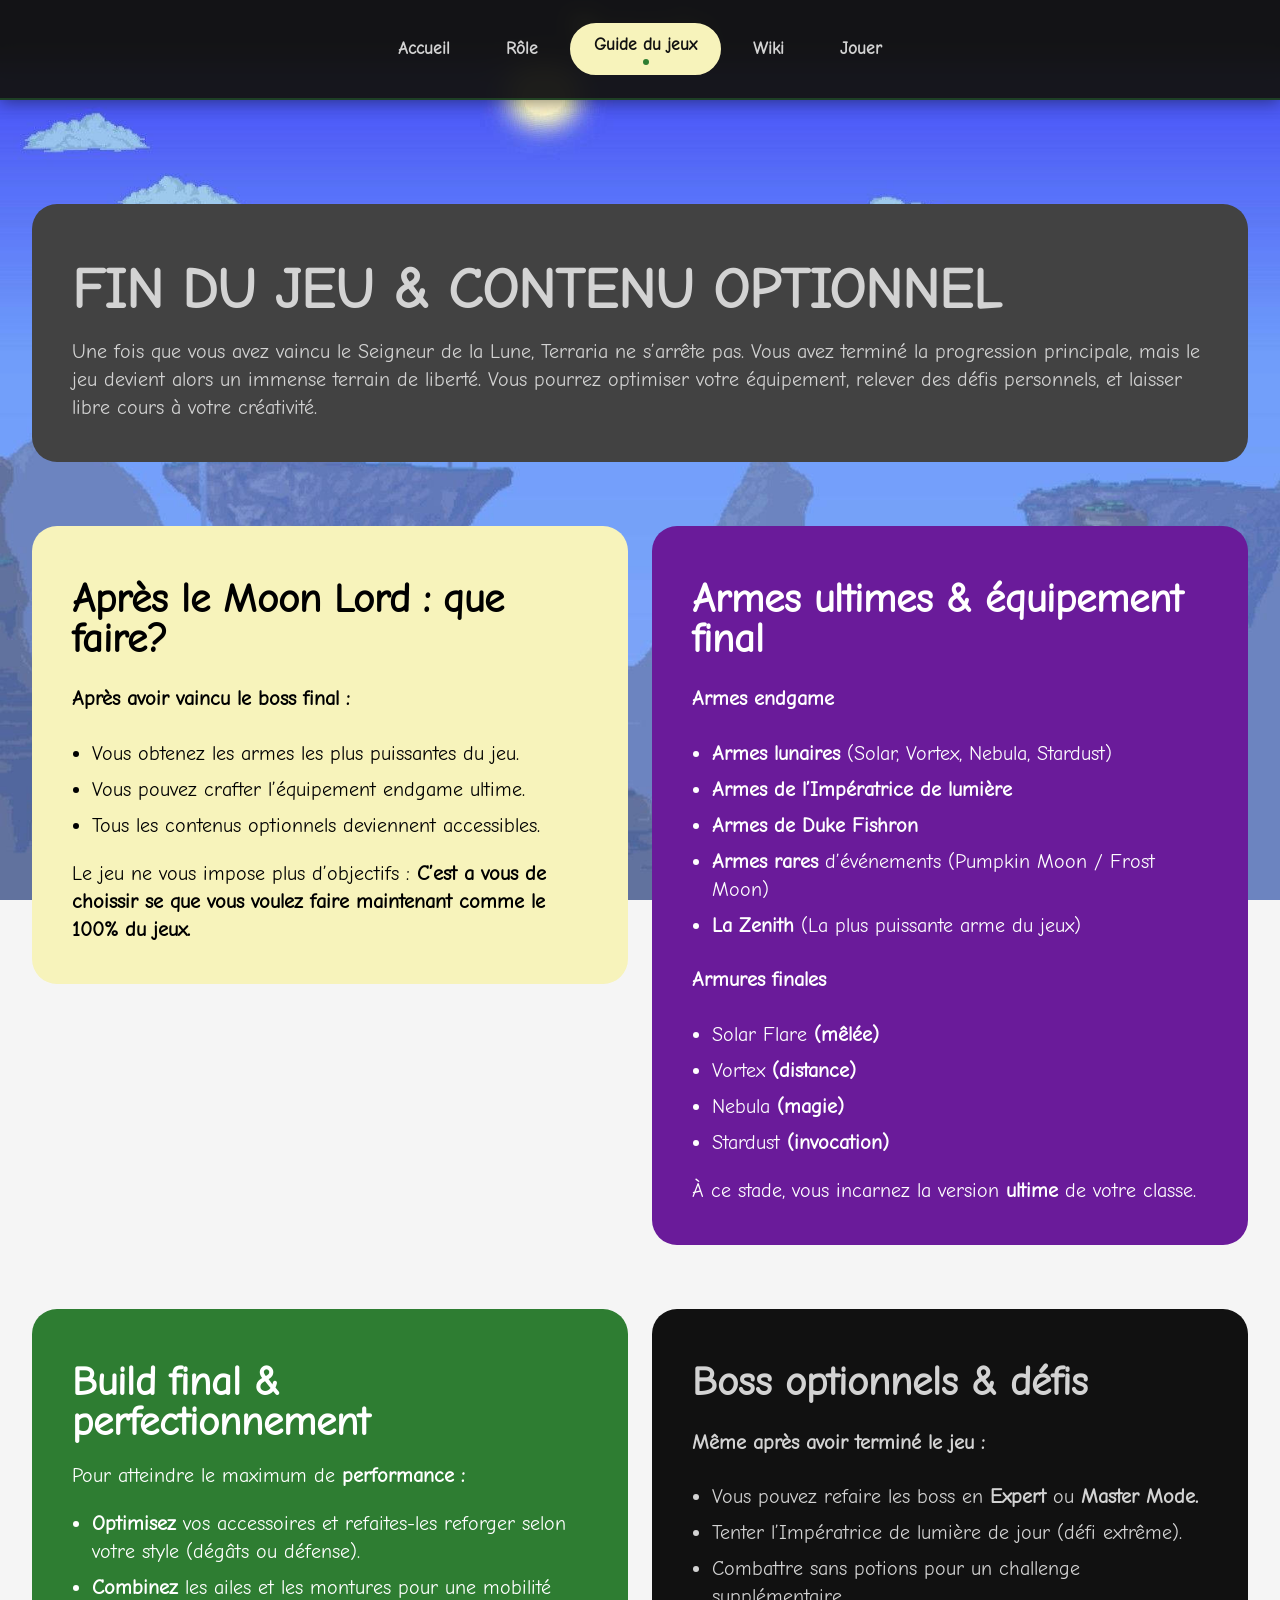
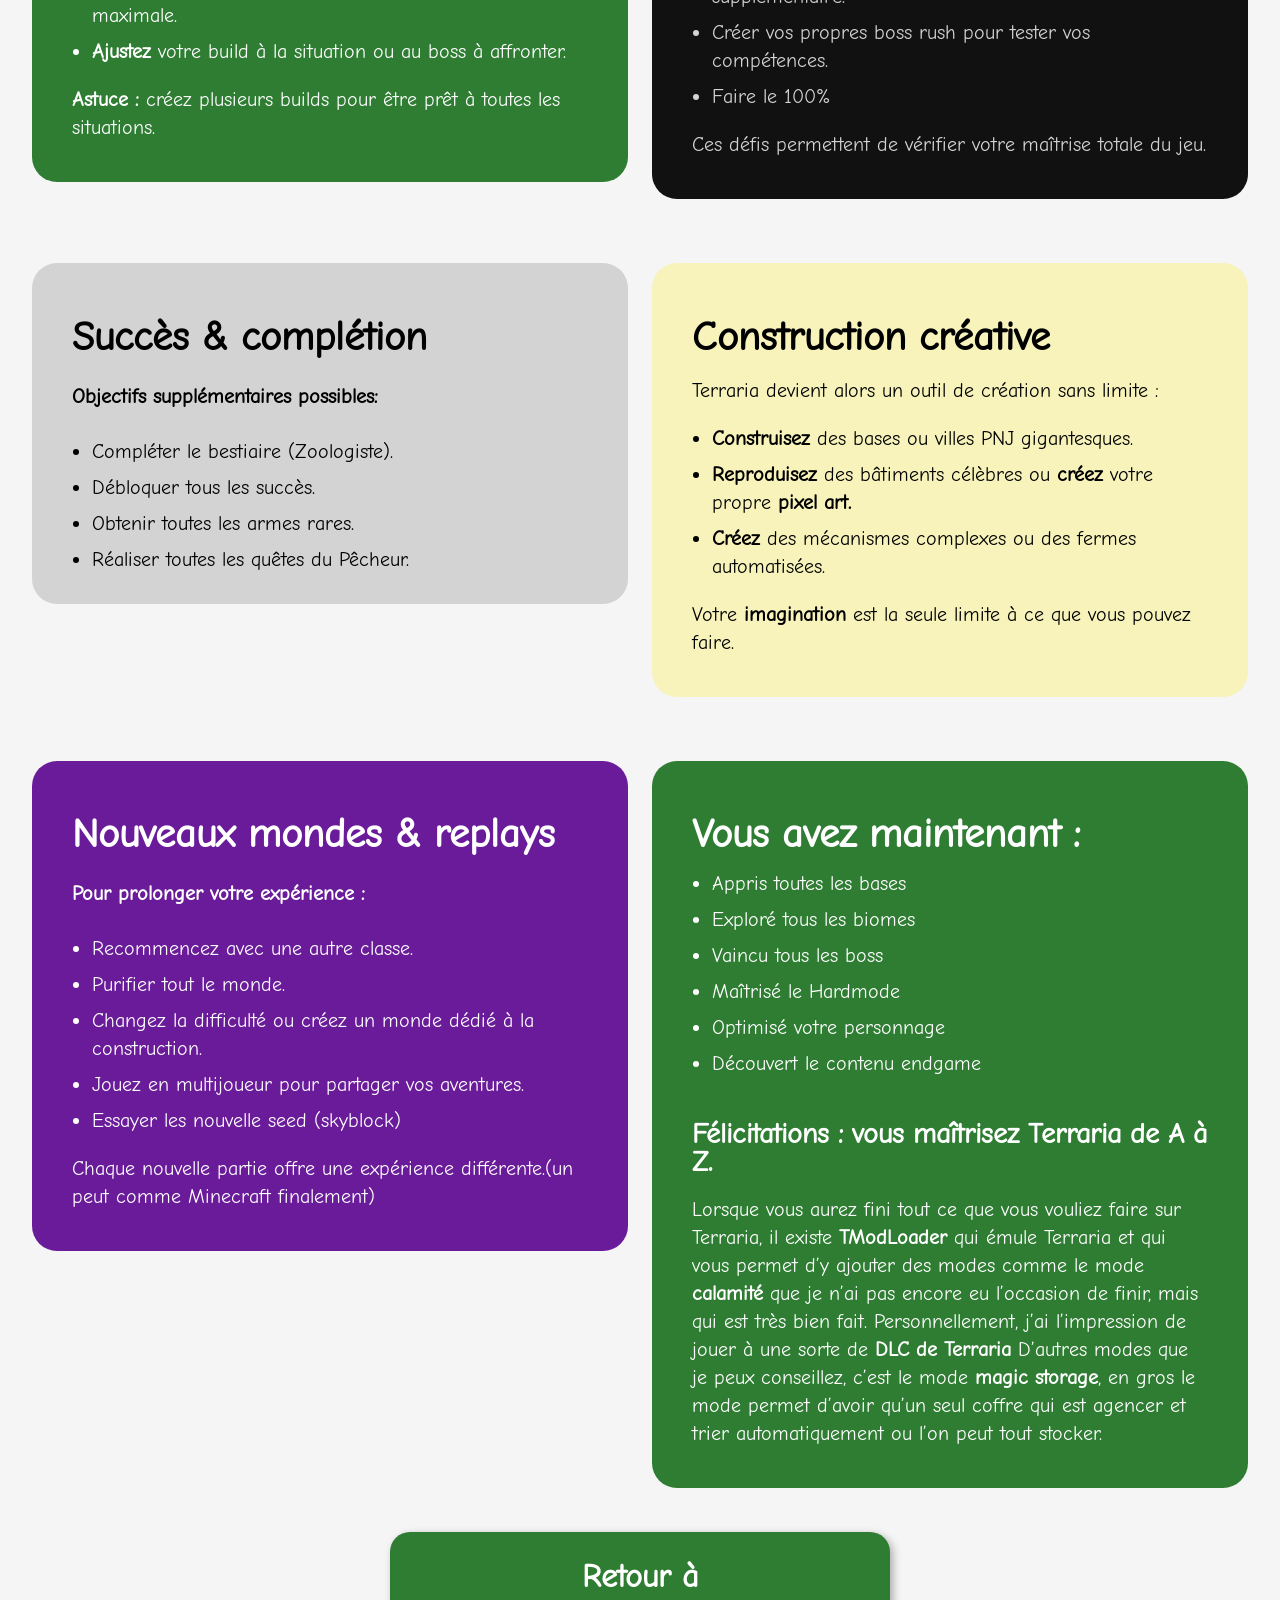
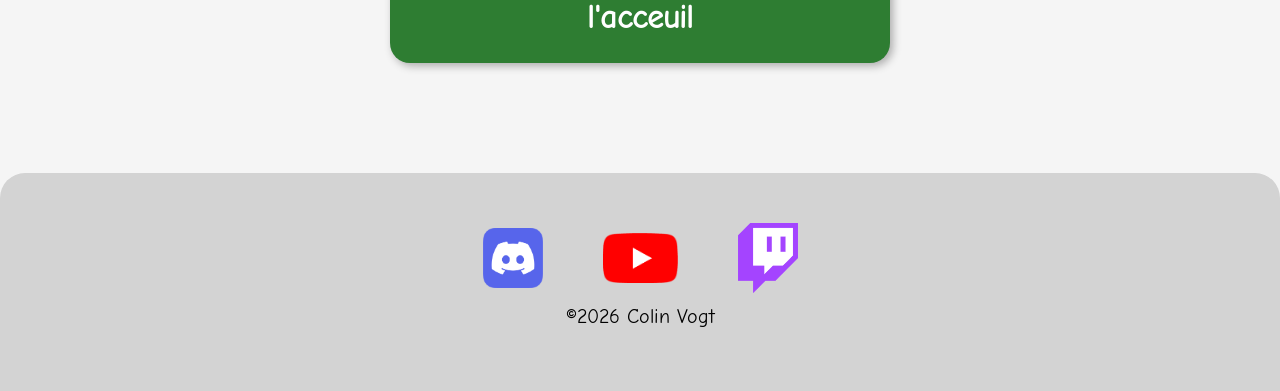
<file: fin_du_jeux.html>
<!DOCTYPE html>
<html lang="fr">
<head>
    <!-- charset -->
    <meta charset="UTF-8">
    <!-- viewport -->
    <meta name="viewport" content="width=device-width, initial-scale=1.0">
    <title>FIN DU JEU & CONTENU OPTIONNEL | Terraria | Fandom</title>
    <!-- auteur -->
    <meta name="author" content="Colin Vogt">
    <!-- description -->
    <meta name="description" content="Guide complet de Terraria.">
    <!-- feuilles de style -->
    <link rel="stylesheet" href="css/normalize.css"/>
    <link rel="stylesheet" href="css/main.css"/>
    <link rel="stylesheet" href="css/responsive.css"/>
    <!-- favicon -->
    <link rel="apple-touch-icon" sizes="180x180" href="./img/apple-touch-icon.png">
    <link rel="icon" type="image/png" sizes="32x32" href="./img/favicon-32x32.png">
    <link rel="icon" type="image/png" sizes="16x16" href="./img/favicon-16x16.png">
    <link rel="manifest" href="./site.webmanifest">
</head>
<body class="Page-guide">

<!-- header -->
<header>
    <img src="./img/HD-Terraria-Logo.webp" alt="Logo de Terraria" class="Logo" height="80px"/>
</header>

<!-- main -->
<main>


    <div class="Box-gris-foncee">
        <h1>FIN DU JEU & CONTENU OPTIONNEL</h1>
        <p>
            Une fois que vous avez vaincu le Seigneur de la Lune, Terraria ne s’arrête pas.
            Vous avez terminé la progression principale, mais le jeu devient alors un immense terrain de liberté.
            Vous pourrez optimiser votre équipement, relever des défis personnels, et laisser libre cours à votre créativité.
        </p>
    </div>


    <div class="Box-jaune">
        <h2>Après le Moon Lord : que faire?</h2>
        <h4>Après avoir vaincu le boss final :</h4>
        <ul>
            <li>Vous obtenez les armes les plus puissantes du jeu.</li>
            <li>Vous pouvez crafter l’équipement endgame ultime.</li>
            <li>Tous les contenus optionnels deviennent accessibles.</li>
        </ul>
        <p>Le jeu ne vous impose plus d’objectifs :
            <strong>C’est a vous de choissir se que vous voulez faire maintenant comme le 100% du jeux.</strong>
        </p>
    </div>

    <div class="Box-violet">
        <h2>Armes ultimes & équipement final</h2>
        <h4>Armes endgame</h4>
        <ul>
            <li><strong>Armes lunaires</strong> (Solar, Vortex, Nebula, Stardust)</li>
            <li><strong>Armes de l’Impératrice de lumière</strong></li>
            <li><strong>Armes de Duke Fishron</strong></li>
            <li><strong>Armes rares</strong> d’événements (Pumpkin Moon / Frost Moon)</li>
            <li><strong>La Zenith</strong> (La plus puissante arme du jeux)</li>
        </ul>
        <h4>Armures finales</h4>
        <ul>
            <li>Solar Flare <strong>(mêlée)</strong></li>
            <li>Vortex <strong>(distance)</strong></li>
            <li>Nebula <strong>(magie)</strong></li>
            <li>Stardust <strong>(invocation)</strong></li>
        </ul>
        <p>À ce stade, vous incarnez la version <strong>ultime</strong> de votre classe.</p>
    </div>

    <div class="Box-verte">
        <h2>Build final & perfectionnement</h2>
        <p>Pour atteindre le maximum de <strong>performance :</strong></p>
        <ul>
            <li><strong>Optimisez</strong> vos accessoires et refaites-les reforger selon votre style (dégâts ou défense).</li>
            <li><strong>Combinez</strong> les ailes et les montures pour une mobilité maximale.</li>
            <li><strong>Ajustez</strong> votre build à la situation ou au boss à affronter.</li>
        </ul>
        <p>
            <strong>Astuce : </strong>créez plusieurs builds pour être prêt à toutes les situations.
        </p>
    </div>

    <div class="Box-noir">
        <h2>Boss optionnels & défis</h2>
        <h4>Même après avoir terminé le jeu :</h4>
        <ul>
            <li>Vous pouvez refaire les boss en <strong>Expert</strong> ou <strong>Master Mode.</strong></li>
            <li>Tenter l’Impératrice de lumière de jour (défi extrême).</li>
            <li>Combattre sans potions pour un challenge supplémentaire.</li>
            <li>Créer vos propres boss rush pour tester vos compétences.</li>
            <li>Faire le 100%</li>
        </ul>
        <p>Ces défis permettent de vérifier votre maîtrise totale du jeu.</p>
    </div>

    <div class="Box-gris-claire">
        <h2>Succès & complétion</h2>
        <h4>Objectifs supplémentaires possibles:</h4>
        <ul>
            <li>Compléter le bestiaire (Zoologiste).</li>
            <li>Débloquer tous les succès.</li>
            <li>Obtenir toutes les armes rares.</li>
            <li>Réaliser toutes les quêtes du Pêcheur.</li>
        </ul>
    </div>

    <div class="Box-jaune">
        <h2>Construction créative</h2>
        <p>Terraria devient alors un outil de création sans limite :</p>
        <ul>
            <li><strong>Construisez</strong> des bases ou villes PNJ gigantesques.</li>
            <li><strong>Reproduisez</strong> des bâtiments célèbres ou <strong>créez</strong> votre propre <strong>pixel art.</strong></li>
            <li><strong>Créez</strong> des mécanismes complexes ou des fermes automatisées.</li>
        </ul>
        <p>Votre <strong>imagination</strong> est la seule limite à ce que vous pouvez faire.</p>
    </div>

    <div class="Box-violet">
        <h2>Nouveaux mondes & replays</h2>
        <h4>Pour prolonger votre expérience :</h4>
        <ul>
            <li>Recommencez avec une autre classe.</li>
            <li>Purifier tout le monde.</li>
            <li>Changez la difficulté ou créez un monde dédié à la construction.</li>
            <li>Jouez en multijoueur pour partager vos aventures.</li>
            <li>Essayer les nouvelle seed (skyblock)</li>
        </ul>
        <p>Chaque nouvelle partie offre une expérience différente.(un peut comme Minecraft finalement)</p>
    </div>

    <div class="Box-verte">
        <h2>Vous avez maintenant :</h2>
        <ul>
            <li>Appris toutes les bases</li>
            <li>Exploré tous les biomes</li>
            <li>Vaincu tous les boss</li>
            <li>Maîtrisé le Hardmode</li>
            <li>Optimisé votre personnage</li>
            <li>Découvert le contenu endgame</li>
        </ul>
        <h3>Félicitations : vous maîtrisez Terraria de A à Z.</h3>
        <p>
            Lorsque vous aurez fini tout ce que vous vouliez faire sur Terraria, il existe <a href="https://store.steampowered.com/app/1281930/tModLoader/"><strong>TModLoader</strong></a> qui émule Terraria
            et qui vous permet d’y ajouter des modes comme le mode <strong>calamité</strong> que je n’ai pas encore eu l’occasion de finir,
            mais qui est très bien fait. Personnellement, j’ai l’impression de jouer à une sorte de <strong>DLC de Terraria</strong>
            D’autres modes que je peux conseillez, c’est le mode <strong>magic storage</strong>, en gros le mode permet d’avoir qu’un
            seul coffre qui est agencer et trier automatiquement ou l’on peut tout stocker.</p>
    </div>

    <a href="index.html" class="btn-suite">Retour à<br>l'acceuil</a>

</main>

<!-- footer -->
<footer>
    <!-- réseaux sociaux -->
    <nav class="reseau-sociaux">
        <a href="https://discord.gg/MsZWSTrvD7" target="_blank" rel="noopener noreferrer">
            <img src="./img/logo_discord.png" alt="Logo de discord" width="60" height="60"/>
        </a>
        <a href="https://www.youtube.com/@Colpome" target="_blank" rel="noopener noreferrer">
            <img src="./img/Logo_youtube.png" alt="Logo de Youtube" width="75" height="50"/>
        </a>
        <a href="https://www.twitch.tv/colpome" target="_blank" rel="noopener noreferrer">
            <img src="./img/Logo_twitch.png" alt="Logo de Twitch" width="60" height="70"/>
        </a>
    </nav>
    &copy;2026 Colin Vogt
</footer>


<!-- checkbox cachée pour le menu -->
<input type="checkbox" id="toggle-menu"/>


<!-- bouton cercle qui ouvre le menu -->
<label for="toggle-menu" class="cercle-fixe">
    <img src="./img/Arbre_Terraria.png" alt="Ouvrir le menu de navigation"/>
</label>


<!-- menu de navigation -->
<nav class="menu-flottant">
    <a href="index.html" class="menu-btn">Accueil</a>
    <a href="role.html" class="menu-btn">Rôle</a>
    <a href="intro_guide.html" class="menu-btn actif">Guide du jeux</a>
    <a href="https://terraria.wiki.gg/" class="menu-btn" target="_blank" rel="noopener noreferrer">Wiki</a>
    <a href="https://store.steampowered.com/app/105600/Terraria/" class="menu-btn" target="_blank" rel="noopener noreferrer">Jouer</a>
</nav>

</body>
</html>
</file>
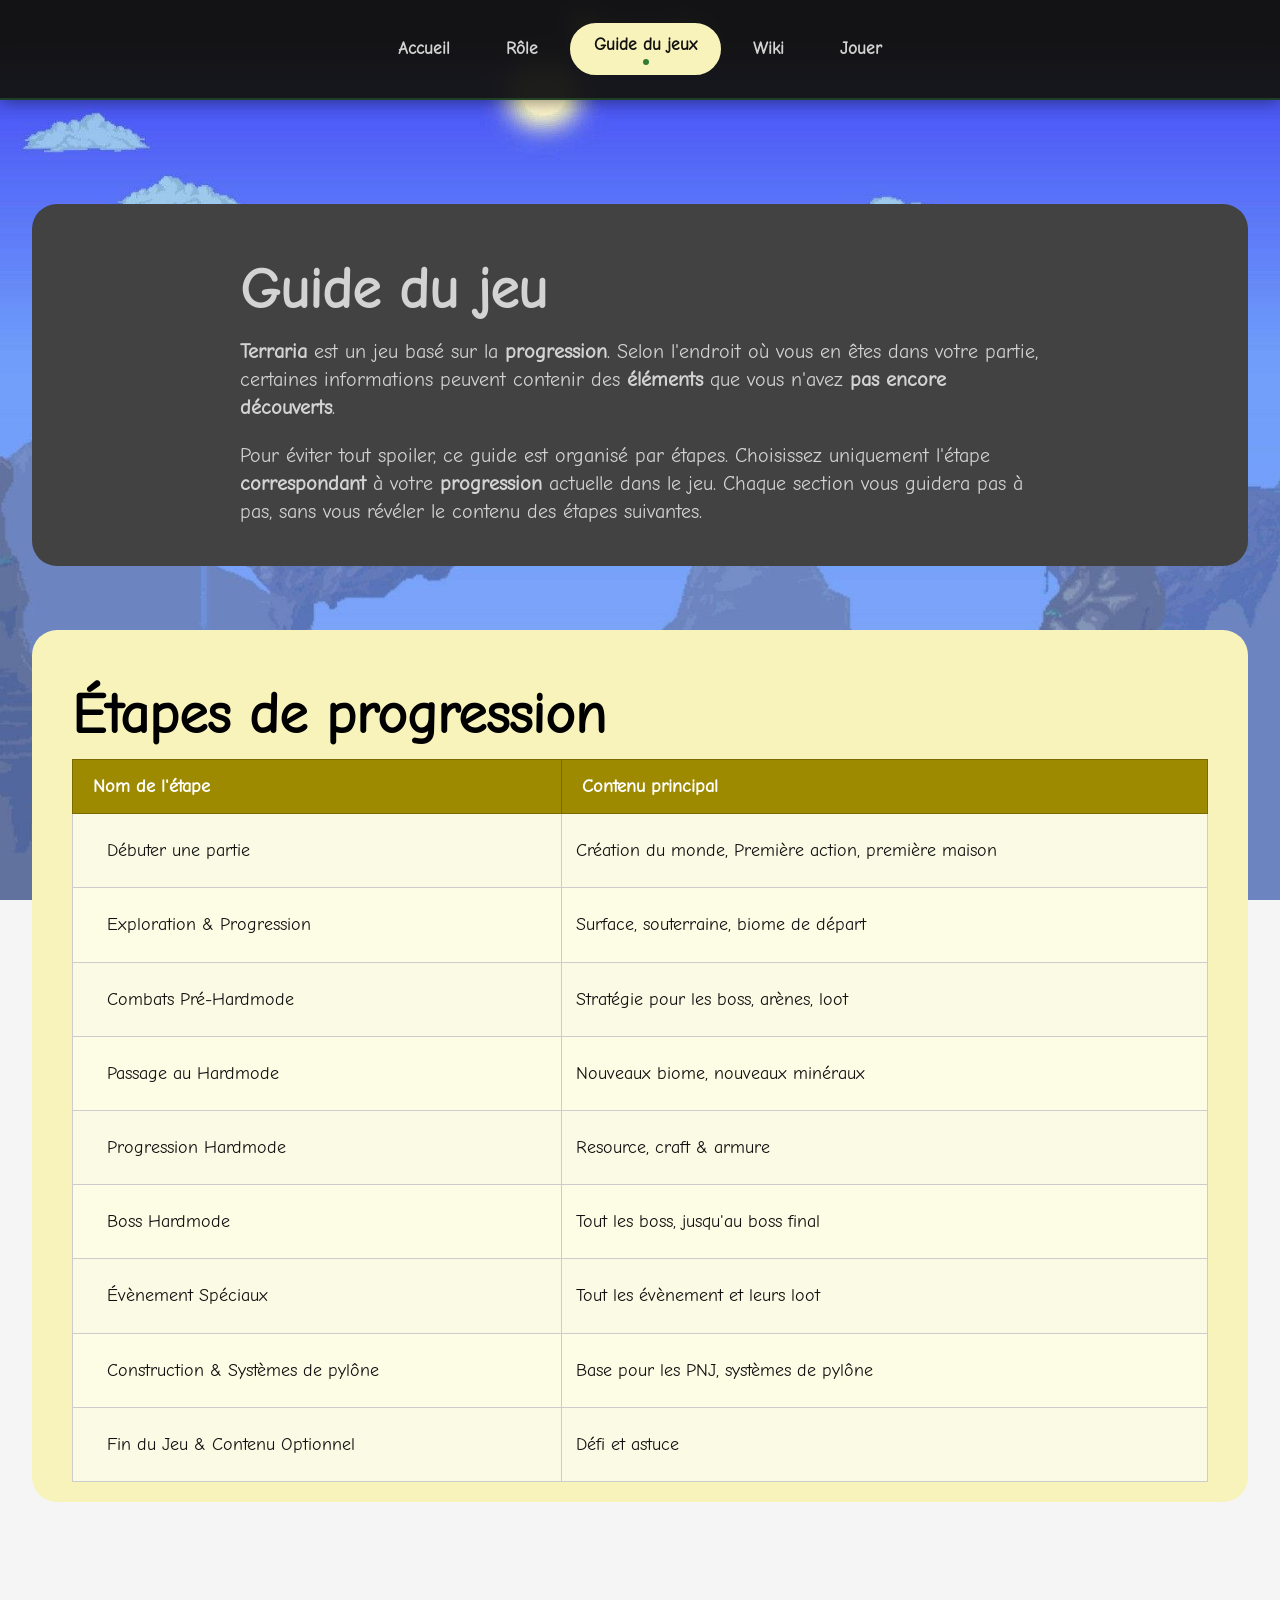
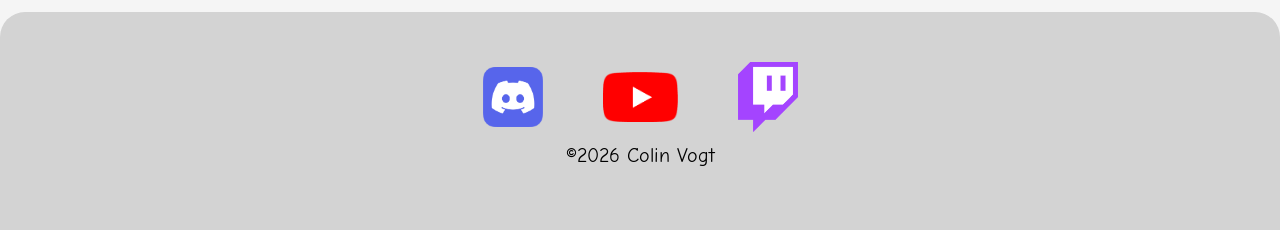
<file: intro_guide.html>
<!DOCTYPE html>
<html lang="fr">
<head>
    <!-- charset -->
    <meta charset="UTF-8">
    <!-- viewport -->
    <meta name="viewport" content="width=device-width, initial-scale=1.0">
    <title>Intro Guide |Terraria | Fandom</title>
    <!-- auteur -->
    <meta name="author" content="Colin Vogt">
    <!-- description -->
    <meta name="description" content="Guide complet de Terraria.">
    <!-- feuilles de style -->
    <link rel="stylesheet" href="css/normalize.css"/>
    <link rel="stylesheet" href="css/main.css"/>
    <link rel="stylesheet" href="css/responsive.css"/>
    <!-- favicon -->
    <link rel="apple-touch-icon" sizes="180x180" href="./img/apple-touch-icon.png">
    <link rel="icon" type="image/png" sizes="32x32" href="./img/favicon-32x32.png">
    <link rel="icon" type="image/png" sizes="16x16" href="./img/favicon-16x16.png">
    <link rel="manifest" href="./site.webmanifest">
</head>
<body class="Page-guide">

<!-- header -->
<header>
    <img src="./img/HD-Terraria-Logo.webp" alt="Logo de Terraria" class="Logo" height="80px"/>
</header>

<!-- main -->
<main>


    <div class="Box-gris-foncee">
        <div class="introduction">
            <h1>Guide du jeu</h1>
            <p><strong>Terraria</strong> est un jeu basé sur la <strong>progression</strong>.
                Selon l'endroit où vous en êtes dans votre partie, certaines informations peuvent contenir des
                <strong>éléments</strong> que vous n'avez <strong>pas encore découverts</strong>.</p>
            <p>Pour éviter tout spoiler, ce guide est organisé par étapes. Choisissez uniquement l'étape
                <strong>correspondant</strong> à votre <strong>progression</strong> actuelle dans le jeu.
                Chaque section vous guidera pas à pas, sans vous révéler le contenu des étapes suivantes.</p>
        </div>
    </div>


    <div class="Box-jaune">
        <div class="Mise-a-jour">
            <h1>Étapes de progression</h1>
            <!-- tableau des étapes -->
            <table class="tableau-guide">
                <thead>
                <tr>
                    <th>Nom de l'étape</th>
                    <th>Contenu principal</th>
                </tr>
                </thead>
                <tbody>
                <tr>
                    <td><a href="debuter_une_partie.html">Débuter une partie</a></td>
                    <td>Création du monde, Première action, première maison</td>
                </tr>
                <tr>
                    <td><a href="exploration_et_progression.html">Exploration &amp; Progression</a></td>
                    <td>Surface, souterraine, biome de départ</td>
                </tr>
                <tr>
                    <td><a href="combats_pre-hardmode.html">Combats Pré-Hardmode</a></td>
                    <td>Stratégie pour les boss, arènes, loot</td>
                </tr>
                <tr>
                    <td><a href="passage_au_hardmode.html">Passage au Hardmode</a></td>
                    <td>Nouveaux biome, nouveaux minéraux</td>
                </tr>
                <tr>
                    <td><a href="debut_hardmode.html">Progression Hardmode</a></td>
                    <td>Resource, craft &amp; armure</td>
                </tr>
                <tr>
                    <td><a href="boss_hardmode.html">Boss Hardmode</a></td>
                    <td>Tout les boss, jusqu'au boss final</td>
                </tr>
                <tr>
                    <td><a href="progression_avancee.html">Évènement Spéciaux</a></td>
                    <td>Tout les évènement et leurs loot</td>
                </tr>
                <tr>
                    <td><a href="optimisation.html">Construction &amp; Systèmes de pylône</a></td>
                    <td>Base pour les PNJ, systèmes de pylône</td>
                </tr>
                <tr>
                    <td><a href="fin_du_jeux.html">Fin du Jeu &amp; Contenu Optionnel</a></td>
                    <td>Défi et astuce</td>
                </tr>
                </tbody>
            </table>
        </div>
    </div>

</main>

<!-- footer -->
<footer>
    <!-- réseaux sociaux -->
    <nav class="reseau-sociaux">
        <a href="https://discord.gg/MsZWSTrvD7" target="_blank" rel="noopener noreferrer">
            <img src="./img/logo_discord.png" alt="Logo de discord" width="60" height="60"/>
        </a>
        <a href="https://www.youtube.com/@Colpome" target="_blank" rel="noopener noreferrer">
            <img src="./img/Logo_youtube.png" alt="Logo de Youtube" width="75" height="50"/>
        </a>
        <a href="https://www.twitch.tv/colpome" target="_blank" rel="noopener noreferrer">
            <img src="./img/Logo_twitch.png" alt="Logo de Twitch" width="60" height="70"/>
        </a>
    </nav>
    &copy;2026 Colin Vogt
</footer>


<!-- checkbox cachée pour le menu -->
<input type="checkbox" id="toggle-menu"/>


<!-- bouton cercle qui ouvre le menu -->
<label for="toggle-menu" class="cercle-fixe">
    <img src="./img/Arbre_Terraria.png" alt="Ouvrir le menu de navigation"/>
</label>


<!-- menu de navigation -->
<nav class="menu-flottant">
    <a href="index.html" class="menu-btn">Accueil</a>
    <a href="role.html" class="menu-btn">Rôle</a>
    <a href="intro_guide.html" class="menu-btn actif">Guide du jeux</a>
    <a href="https://terraria.wiki.gg/" class="menu-btn" target="_blank" rel="noopener noreferrer">Wiki</a>
    <a href="https://store.steampowered.com/app/105600/Terraria/" class="menu-btn" target="_blank" rel="noopener noreferrer">Jouer</a>
</nav>


</body>
</html>
</file>
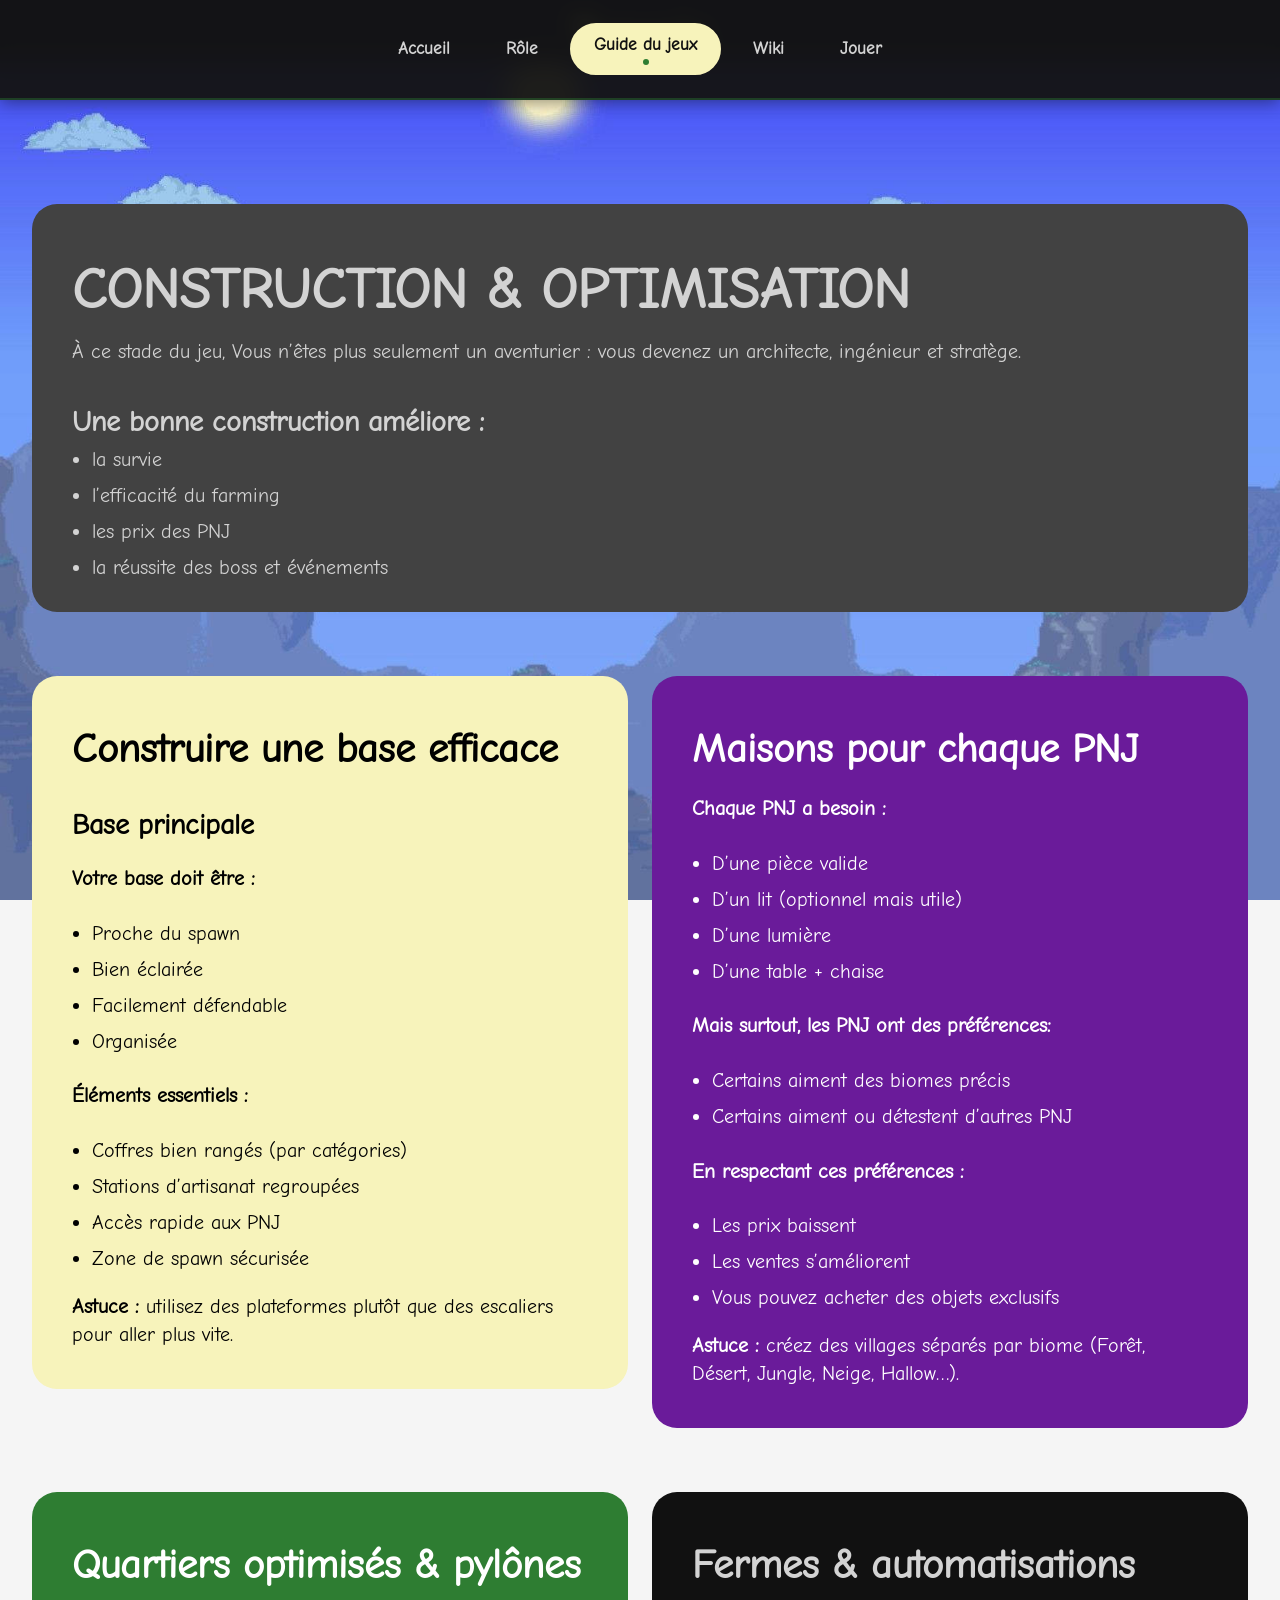
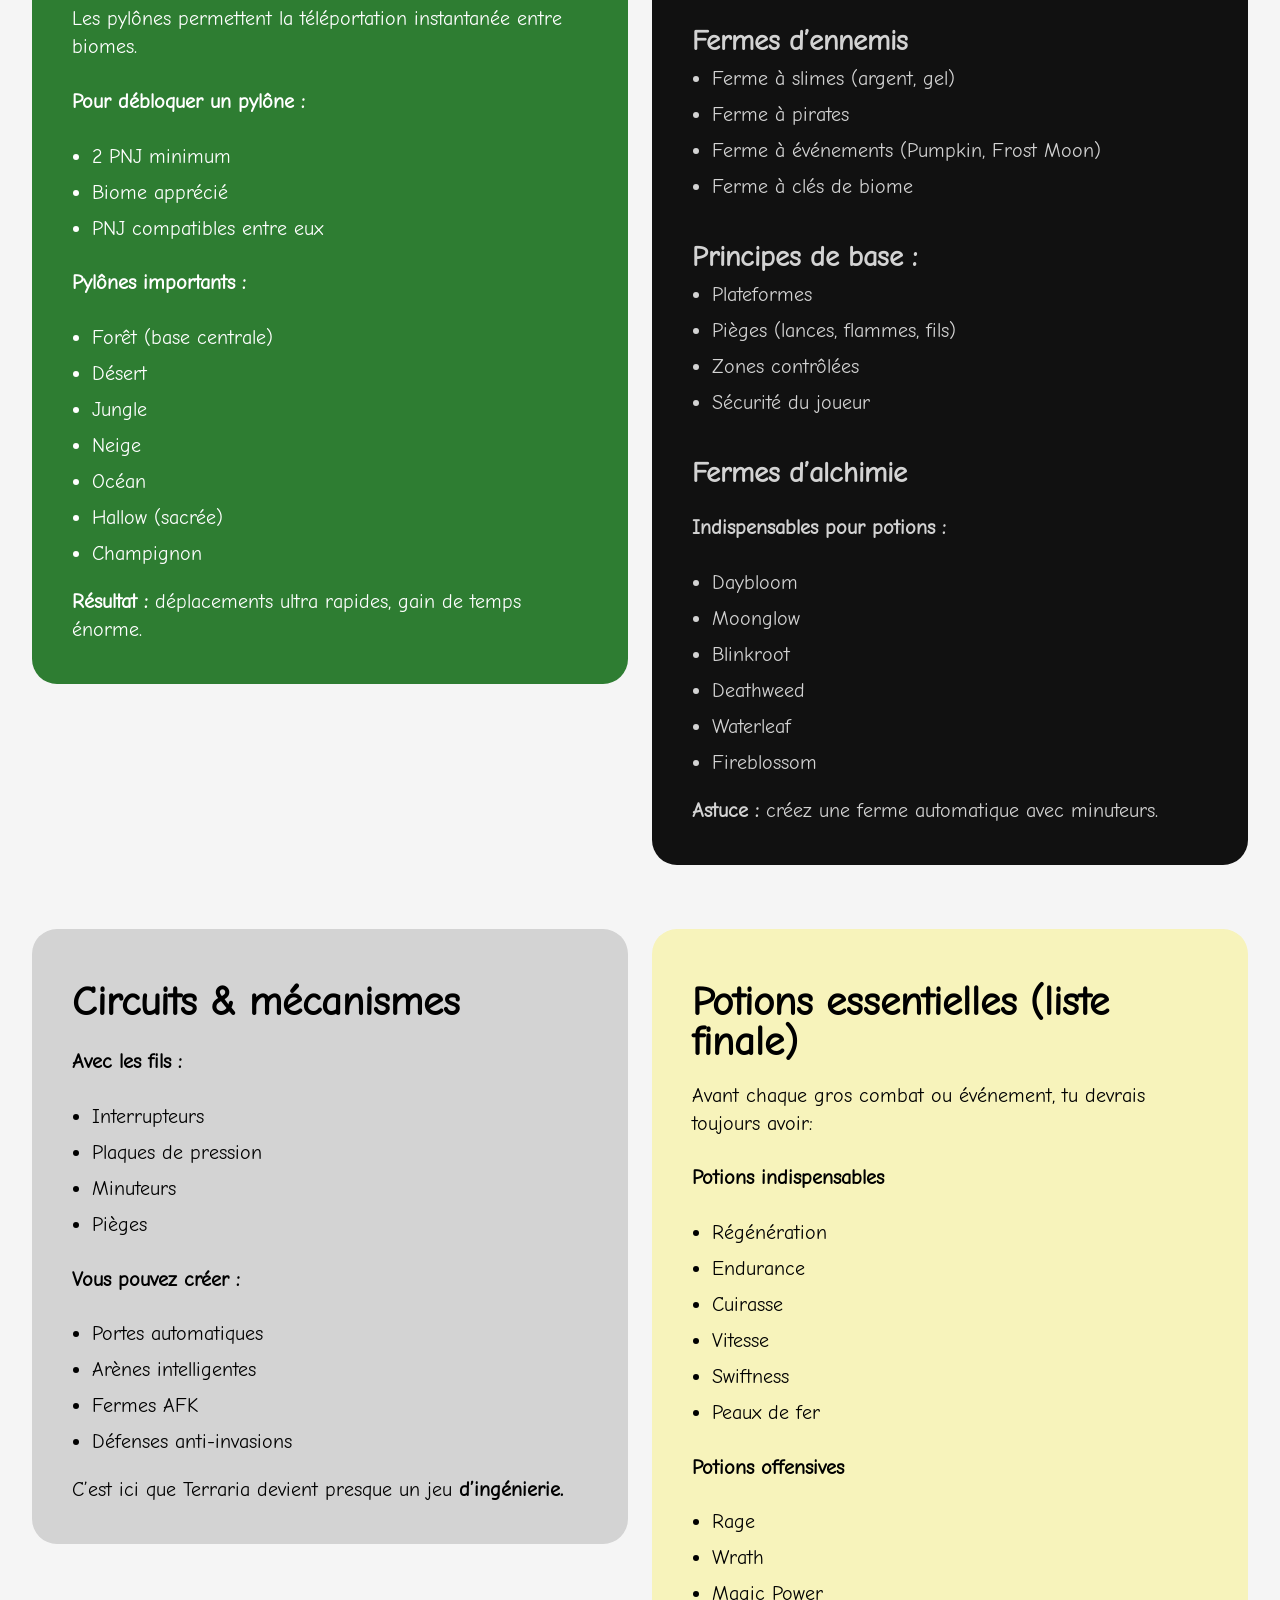
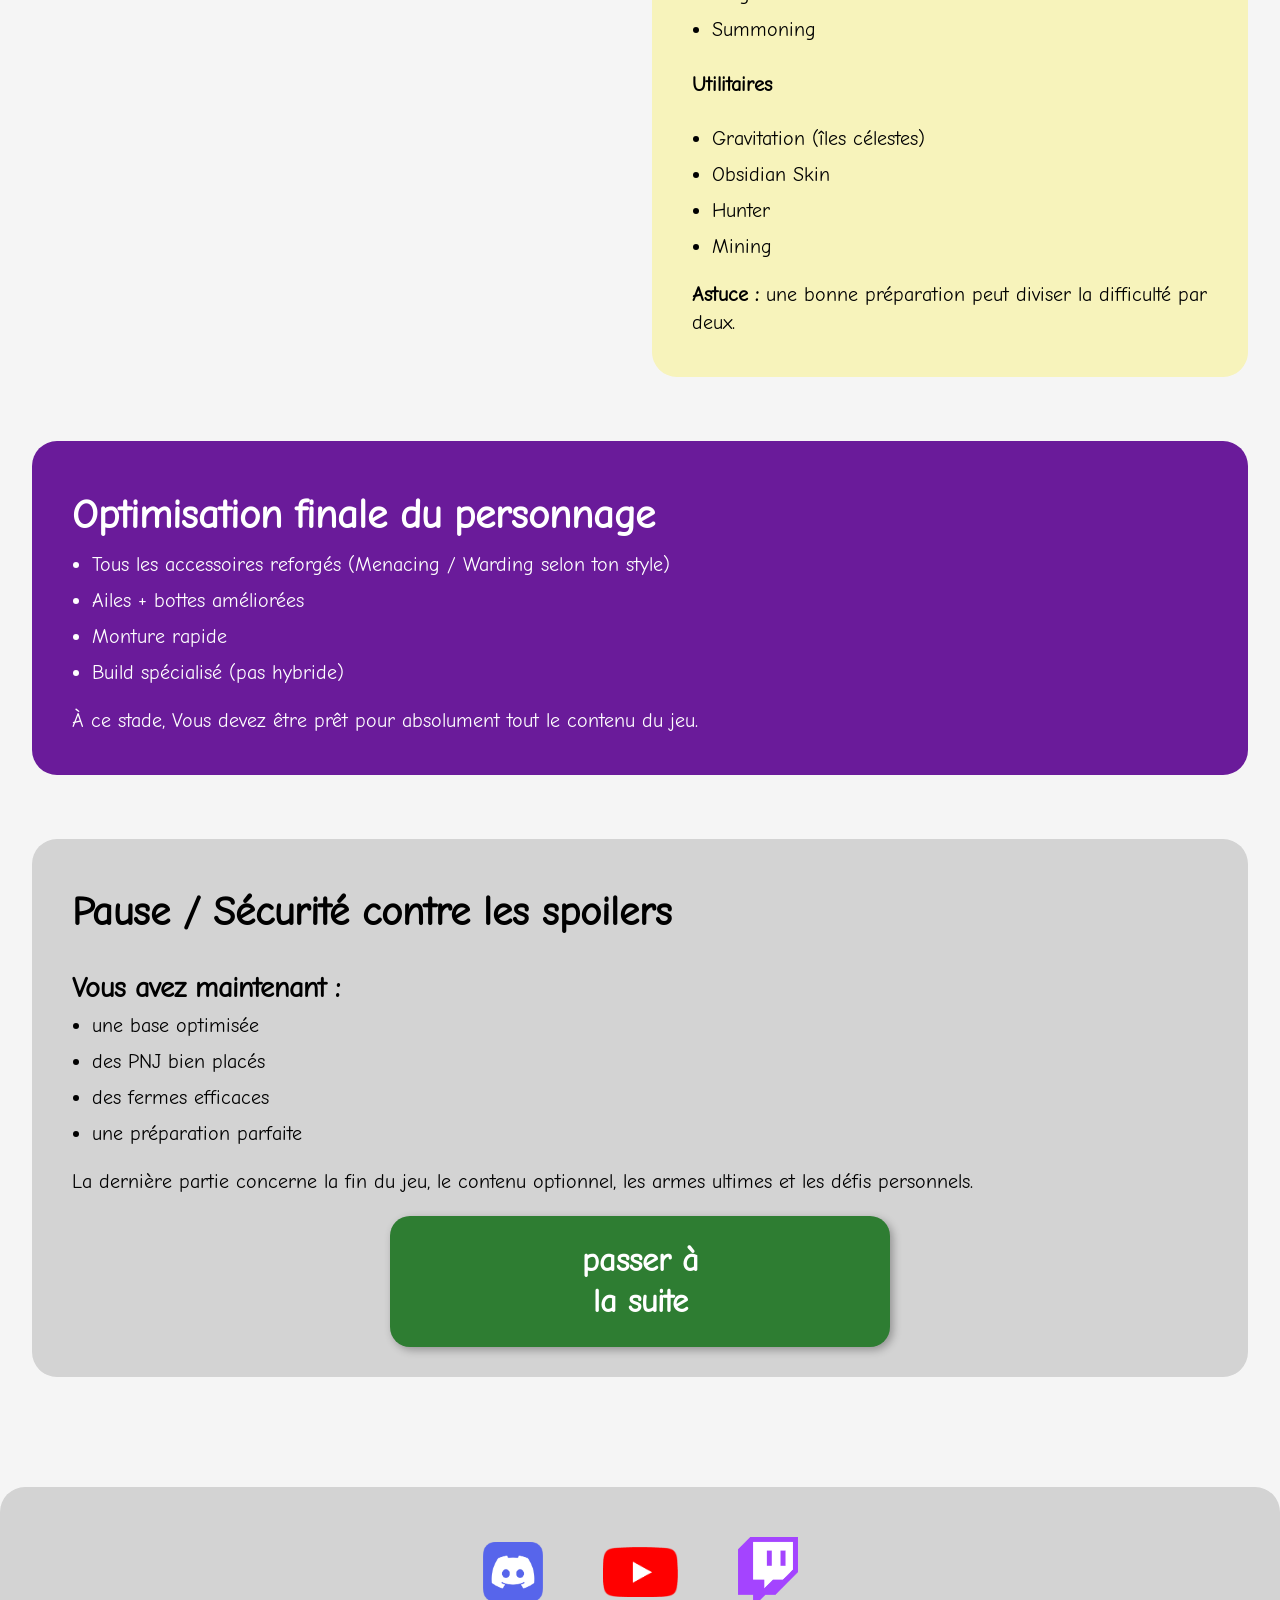
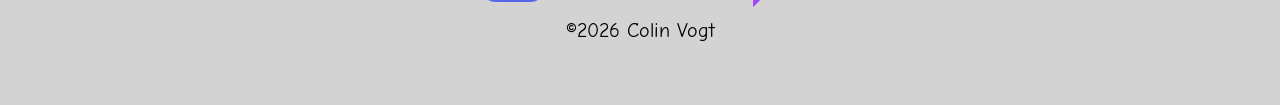
<file: optimisation.html>
<!DOCTYPE html>
<html lang="fr">
<head>
    <!-- charset -->
    <meta charset="UTF-8">
    <!-- viewport -->
    <meta name="viewport" content="width=device-width, initial-scale=1.0">
    <title>CONSTRUCTION & OPTIMISATION | Terraria | Fandom</title>
    <!-- auteur -->
    <meta name="author" content="Colin Vogt">
    <!-- description -->
    <meta name="description" content="Guide complet de Terraria.">
    <!-- feuilles de style -->
    <link rel="stylesheet" href="css/normalize.css"/>
    <link rel="stylesheet" href="css/main.css"/>
    <link rel="stylesheet" href="css/responsive.css"/>
    <!-- favicon -->
    <link rel="apple-touch-icon" sizes="180x180" href="./img/apple-touch-icon.png">
    <link rel="icon" type="image/png" sizes="32x32" href="./img/favicon-32x32.png">
    <link rel="icon" type="image/png" sizes="16x16" href="./img/favicon-16x16.png">
    <link rel="manifest" href="./site.webmanifest">
</head>
<body class="Page-guide">

<!-- header -->
<header>
    <img src="./img/HD-Terraria-Logo.webp" alt="Logo de Terraria" class="Logo" height="80px"/>
</header>

<!-- main -->
<main>


    <div class="Box-gris-foncee">
        <h1>CONSTRUCTION & OPTIMISATION</h1>
        <p>À ce stade du jeu, Vous n’êtes plus seulement un aventurier : vous devenez un architecte, ingénieur et
            stratège. </p>
        <h3>Une bonne construction améliore :</h3>
        <ul>
            <li>la survie</li>
            <li>l’efficacité du farming</li>
            <li>les prix des PNJ</li>
            <li>la réussite des boss et événements</li>
        </ul>
    </div>


    <div class="Box-jaune">
        <h2>Construire une base efficace</h2>
        <h3>Base principale</h3>
        <h4>Votre base doit être :</h4>
        <ul>
            <li>Proche du spawn</li>
            <li>Bien éclairée</li>
            <li>Facilement défendable</li>
            <li>Organisée</li>
        </ul>
        <h4>Éléments essentiels :</h4>
        <ul>
            <li>Coffres bien rangés (par catégories)</li>
            <li>Stations d’artisanat regroupées</li>
            <li>Accès rapide aux PNJ</li>
            <li>Zone de spawn sécurisée</li>
        </ul>
        <p><strong>Astuce : </strong>utilisez des plateformes plutôt que des escaliers pour aller plus vite.</p>
    </div>


    <div class="Box-violet">
        <h2>Maisons pour chaque PNJ</h2>
        <h4>Chaque PNJ a besoin :</h4>
        <ul>
            <li>D’une pièce valide</li>
            <li>D’un lit (optionnel mais utile)</li>
            <li>D’une lumière</li>
            <li>D’une table + chaise</li>
        </ul>
        <h4>Mais surtout, les PNJ ont des préférences:</h4>
        <ul>
            <li>Certains aiment des biomes précis</li>
            <li>Certains aiment ou détestent d’autres PNJ</li>
        </ul>
        <h4>En respectant ces préférences :</h4>
        <ul>
            <li>Les prix baissent</li>
            <li>Les ventes s’améliorent</li>
            <li>Vous pouvez acheter des objets exclusifs</li>
        </ul>
        <p><strong>Astuce : </strong>créez des villages séparés par biome (Forêt, Désert, Jungle, Neige, Hallow…).
        </p>
    </div>


    <div class="Box-verte">
        <h2>Quartiers optimisés & pylônes</h2>
        <p>Les pylônes permettent la téléportation instantanée entre biomes.</p>
        <h4>Pour débloquer un pylône :</h4>
        <ul>
            <li>2 PNJ minimum</li>
            <li>Biome apprécié</li>
            <li>PNJ compatibles entre eux</li>
        </ul>
        <h4>Pylônes importants :</h4>
        <ul>
            <li>Forêt (base centrale)</li>
            <li>Désert</li>
            <li>Jungle</li>
            <li>Neige</li>
            <li>Océan</li>
            <li>Hallow (sacrée)</li>
            <li>Champignon</li>
        </ul>
        <p><strong>Résultat : </strong>déplacements ultra rapides, gain de temps énorme.</p>
    </div>


    <div class="Box-noir">
        <h2>Fermes & automatisations</h2>
        <h3>Fermes d’ennemis</h3>
        <ul>
            <li>Ferme à slimes (argent, gel)</li>
            <li>Ferme à pirates</li>
            <li>Ferme à événements (Pumpkin, Frost Moon)</li>
            <li>Ferme à clés de biome</li>
        </ul>
        <h3>Principes de base :</h3>
        <ul>
            <li>Plateformes</li>
            <li>Pièges (lances, flammes, fils)</li>
            <li>Zones contrôlées</li>
            <li>Sécurité du joueur</li>
        </ul>
        <h3>Fermes d’alchimie</h3>
        <h4>Indispensables pour potions :</h4>
        <ul>
            <li>Daybloom</li>
            <li>Moonglow</li>
            <li>Blinkroot</li>
            <li>Deathweed</li>
            <li>Waterleaf</li>
            <li>Fireblossom</li>
        </ul>
        <p><strong>Astuce : </strong>créez une ferme automatique avec minuteurs.</p>
    </div>


    <div class="Box-gris-claire">
        <h2>Circuits & mécanismes</h2>
        <h4>Avec les fils :</h4>
        <ul>
            <li>Interrupteurs</li>
            <li>Plaques de pression</li>
            <li>Minuteurs</li>
            <li>Pièges</li>
        </ul>
        <h4>Vous pouvez créer :</h4>
        <ul>
            <li>Portes automatiques</li>
            <li>Arènes intelligentes</li>
            <li>Fermes AFK</li>
            <li>Défenses anti-invasions</li>
        </ul>
        <p>C’est ici que Terraria devient presque un jeu <strong>d’ingénierie.</strong></p>
    </div>


    <div class="Box-jaune">
        <h2>Potions essentielles (liste finale)</h2>
        <p>Avant chaque gros combat ou événement, tu devrais toujours avoir:</p>
        <h4>Potions indispensables</h4>
        <ul>
            <li>Régénération</li>
            <li>Endurance</li>
            <li>Cuirasse</li>
            <li>Vitesse</li>
            <li>Swiftness</li>
            <li>Peaux de fer</li>
        </ul>
        <h4>Potions offensives</h4>
        <ul>
            <li>Rage</li>
            <li>Wrath</li>
            <li>Magic Power</li>
            <li>Summoning</li>
        </ul>
        <h4>Utilitaires</h4>
        <ul>
            <li>Gravitation (îles célestes)</li>
            <li>Obsidian Skin</li>
            <li>Hunter</li>
            <li>Mining</li>
        </ul>
        <p><strong>Astuce : </strong>une bonne préparation peut diviser la difficulté par deux.</p>
    </div>


    <div class="Box-violet">
        <h2>Optimisation finale du personnage</h2>
        <ul>
            <li>Tous les accessoires reforgés (Menacing / Warding selon ton style)</li>
            <li>Ailes + bottes améliorées</li>
            <li>Monture rapide</li>
            <li>Build spécialisé (pas hybride)</li>
        </ul>
        <p>À ce stade, Vous devez être prêt pour absolument tout le contenu du jeu.</p>
    </div>


    <div class="Box-gris-claire">
        <h2>Pause / Sécurité contre les spoilers</h2>
        <h3>Vous avez maintenant :</h3>
        <ul>
            <li>une base optimisée</li>
            <li>des PNJ bien placés</li>
            <li>des fermes efficaces</li>
            <li>une préparation parfaite</li>
        </ul>
        <p>La dernière partie concerne la fin du jeu, le contenu optionnel, les armes ultimes et les défis
            personnels.</p>
        <a href="fin_du_jeux.html" class="btn-suite">passer à<br>la suite</a>
    </div>

</main>

<!-- footer -->
<footer>
    <!-- réseaux sociaux -->
    <nav class="reseau-sociaux">
        <a href="https://discord.gg/MsZWSTrvD7" target="_blank" rel="noopener noreferrer">
            <img src="./img/logo_discord.png" alt="Logo de discord" width="60" height="60"/>
        </a>
        <a href="https://www.youtube.com/@Colpome" target="_blank" rel="noopener noreferrer">
            <img src="./img/Logo_youtube.png" alt="Logo de Youtube" width="75" height="50"/>
        </a>
        <a href="https://www.twitch.tv/colpome" target="_blank" rel="noopener noreferrer">
            <img src="./img/Logo_twitch.png" alt="Logo de Twitch" width="60" height="70"/>
        </a>
    </nav>
    &copy;2026 Colin Vogt
</footer>


<!-- checkbox cachée pour le menu -->
<input type="checkbox" id="toggle-menu"/>


<!-- bouton cercle qui ouvre le menu -->
<label for="toggle-menu" class="cercle-fixe">
    <img src="./img/Arbre_Terraria.png" alt="Ouvrir le menu de navigation"/>
</label>


<!-- menu de navigation -->
<nav class="menu-flottant">
    <a href="index.html" class="menu-btn">Accueil</a>
    <a href="role.html" class="menu-btn">Rôle</a>
    <a href="intro_guide.html" class="menu-btn actif">Guide du jeux</a>
    <a href="https://terraria.wiki.gg/" class="menu-btn" target="_blank" rel="noopener noreferrer">Wiki</a>
    <a href="https://store.steampowered.com/app/105600/Terraria/" class="menu-btn" target="_blank" rel="noopener noreferrer">Jouer</a>
</nav>

</body>
</html>
</file>
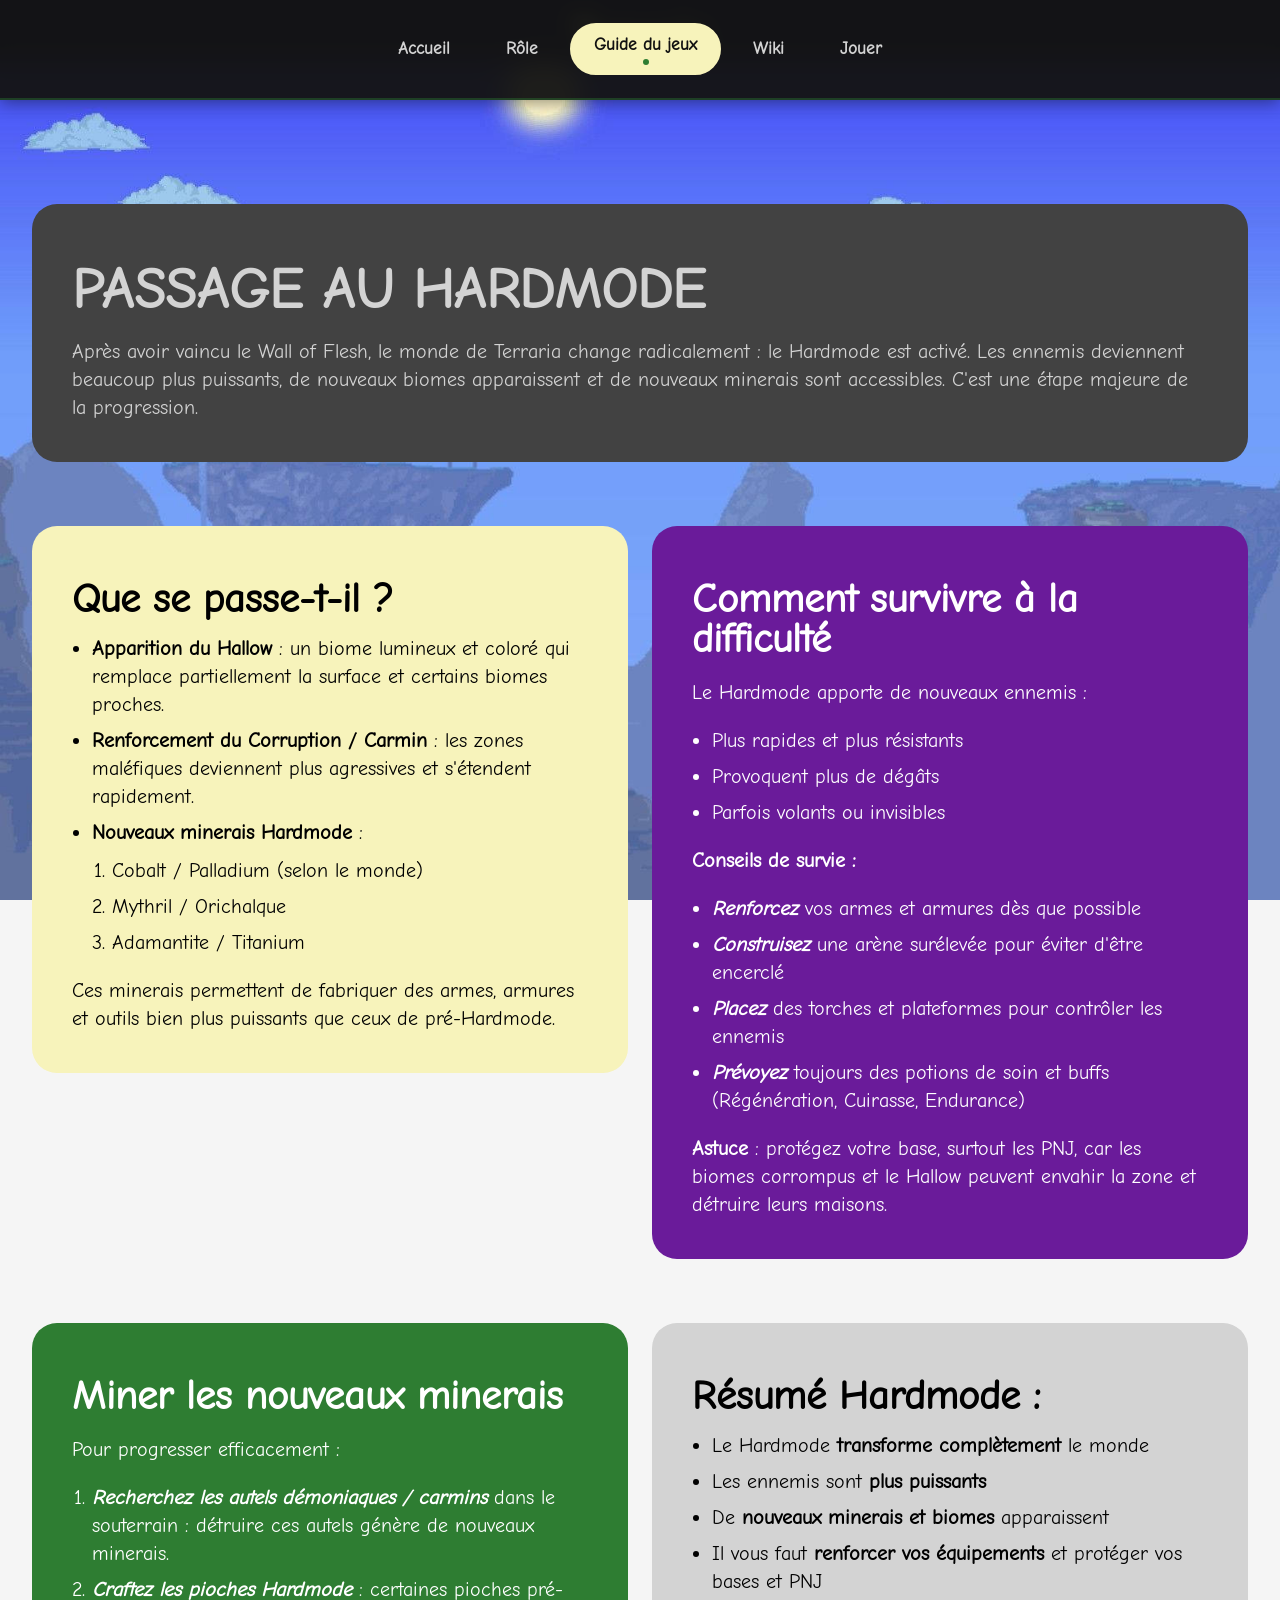
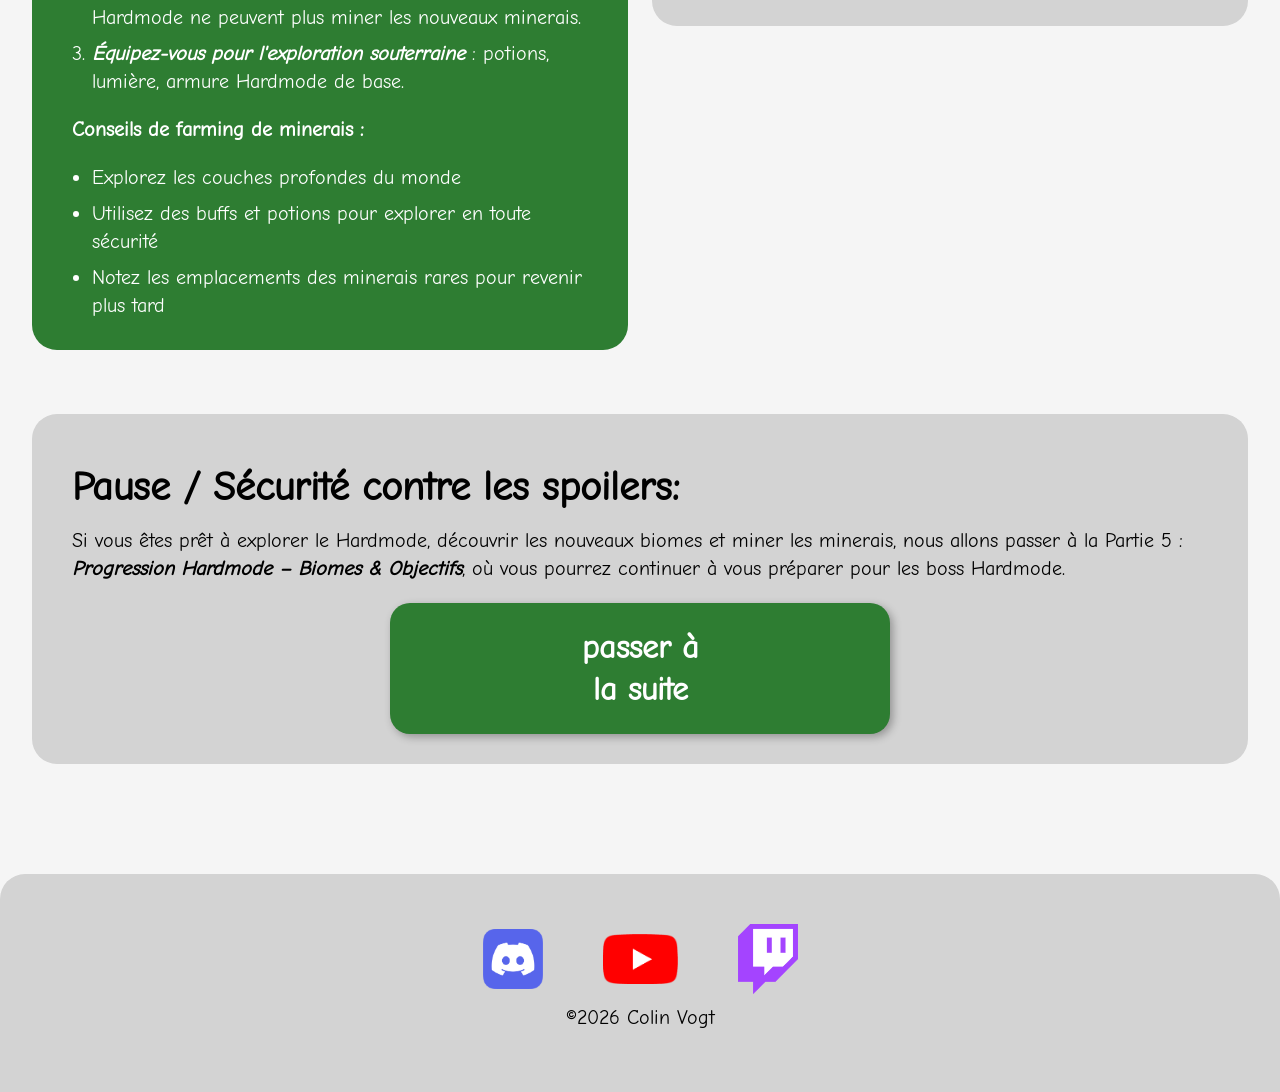
<file: passage_au_hardmode.html>
<!DOCTYPE html>
<html lang="fr">
<head>
    <!-- charset -->
    <meta charset="UTF-8">
    <!-- viewport -->
    <meta name="viewport" content="width=device-width, initial-scale=1.0">
    <title>PASSAGE AU HARDMODE | Terraria | Fandom</title>
    <!-- auteur -->
    <meta name="author" content="Colin Vogt">
    <!-- description -->
    <meta name="description" content="Guide complet de Terraria.">
    <!-- feuilles de style -->
    <link rel="stylesheet" href="css/normalize.css"/>
    <link rel="stylesheet" href="css/main.css"/>
    <link rel="stylesheet" href="css/responsive.css"/>
    <!-- favicon -->
    <link rel="apple-touch-icon" sizes="180x180" href="./img/apple-touch-icon.png">
    <link rel="icon" type="image/png" sizes="32x32" href="./img/favicon-32x32.png">
    <link rel="icon" type="image/png" sizes="16x16" href="./img/favicon-16x16.png">
    <link rel="manifest" href="./site.webmanifest">
</head>
<body class="Page-guide">

<!-- header -->
<header>
    <img src="./img/HD-Terraria-Logo.webp" alt="Logo de Terraria" class="Logo" height="80px"/>
</header>

<!-- main -->
<main>


    <div class="Box-gris-foncee">
        <h1>PASSAGE AU HARDMODE</h1>
        <p>Après avoir vaincu le Wall of Flesh, le monde de Terraria change radicalement : le Hardmode est activé.
            Les ennemis deviennent beaucoup plus puissants, de nouveaux biomes apparaissent et de nouveaux minerais
            sont accessibles. C'est une étape majeure de la progression.</p>
    </div>


    <div class="Box-jaune">
        <h2>Que se passe-t-il ?</h2>
        <ul>
            <li><strong>Apparition du Hallow</strong> : un biome lumineux et coloré qui remplace partiellement
                la surface et certains biomes proches.</li>
            <li><strong>Renforcement du Corruption / Carmin</strong> : les zones maléfiques deviennent plus
                agressives et s'étendent rapidement.</li>
            <li><strong>Nouveaux minerais Hardmode</strong> :
                <ol>
                    <li>Cobalt / Palladium (selon le monde)</li>
                    <li>Mythril / Orichalque</li>
                    <li>Adamantite / Titanium</li>
                </ol>
            </li>
        </ul>
        <p>Ces minerais permettent de fabriquer des armes, armures et outils bien plus puissants que ceux
            de pré-Hardmode.</p>
    </div>


    <div class="Box-violet">
        <h2>Comment survivre à la difficulté</h2>
        <p>Le Hardmode apporte de nouveaux ennemis :</p>
        <ul>
            <li>Plus rapides et plus résistants</li>
            <li>Provoquent plus de dégâts</li>
            <li>Parfois volants ou invisibles</li>
        </ul>
        <p><strong>Conseils de survie :</strong></p>
        <ul>
            <li><strong><em>Renforcez</em></strong> vos armes et armures dès que possible</li>
            <li><strong><em>Construisez</em></strong> une arène surélevée pour éviter d'être encerclé</li>
            <li><strong><em>Placez</em></strong> des torches et plateformes pour contrôler les ennemis</li>
            <li><strong><em>Prévoyez</em></strong> toujours des potions de soin et buffs
                (Régénération, Cuirasse, Endurance)</li>
        </ul>
        <p><strong>Astuce</strong> : protégez votre base, surtout les PNJ, car les biomes corrompus et le
            Hallow peuvent envahir la zone et détruire leurs maisons.</p>
    </div>


    <div class="Box-verte">
        <h2>Miner les nouveaux minerais</h2>
        <p>Pour progresser efficacement :</p>
        <ol>
            <li><strong><em>Recherchez les autels démoniaques / carmins</em></strong> dans le souterrain :
                détruire ces autels génère de nouveaux minerais.</li>
            <li><strong><em>Craftez les pioches Hardmode</em></strong> : certaines pioches pré-Hardmode ne
                peuvent plus miner les nouveaux minerais.</li>
            <li><strong><em>Équipez-vous pour l'exploration souterraine</em></strong> : potions, lumière,
                armure Hardmode de base.</li>
        </ol>
        <p><strong>Conseils de farming de minerais :</strong></p>
        <ul>
            <li>Explorez les couches profondes du monde</li>
            <li>Utilisez des buffs et potions pour explorer en toute sécurité</li>
            <li>Notez les emplacements des minerais rares pour revenir plus tard</li>
        </ul>
    </div>


    <div class="Box-gris-claire">
        <h2>Résumé Hardmode :</h2>
        <ul>
            <li>Le Hardmode <strong>transforme complètement</strong> le monde</li>
            <li>Les ennemis sont <strong>plus puissants</strong></li>
            <li>De <strong>nouveaux minerais et biomes</strong> apparaissent</li>
            <li>Il vous faut <strong>renforcer vos équipements</strong> et protéger vos bases et PNJ</li>
        </ul>
    </div>


    <div class="Box-gris-claire">
        <h2>Pause / Sécurité contre les spoilers:</h2>
        <p>Si vous êtes prêt à explorer le Hardmode, découvrir les nouveaux biomes et miner les minerais,
            nous allons passer à la Partie 5 : <strong><em>Progression Hardmode – Biomes & Objectifs</em></strong>,
            où vous pourrez continuer à vous préparer pour les boss Hardmode.</p>
        <a href="debut_hardmode.html" class="btn-suite">passer à<br>la suite</a>
    </div>

</main>

<!-- footer -->
<footer>
    <!-- réseaux sociaux -->
    <nav class="reseau-sociaux">
        <a href="https://discord.gg/MsZWSTrvD7" target="_blank" rel="noopener noreferrer">
            <img src="./img/logo_discord.png" alt="Logo de discord" width="60" height="60"/>
        </a>
        <a href="https://www.youtube.com/@Colpome" target="_blank" rel="noopener noreferrer">
            <img src="./img/Logo_youtube.png" alt="Logo de Youtube" width="75" height="50"/>
        </a>
        <a href="https://www.twitch.tv/colpome" target="_blank" rel="noopener noreferrer">
            <img src="./img/Logo_twitch.png" alt="Logo de Twitch" width="60" height="70"/>
        </a>
    </nav>
    &copy;2026 Colin Vogt
</footer>


<!-- checkbox cachée pour le menu -->
<input type="checkbox" id="toggle-menu"/>


<!-- bouton cercle qui ouvre le menu -->
<label for="toggle-menu" class="cercle-fixe">
    <img src="./img/Arbre_Terraria.png" alt="Ouvrir le menu de navigation"/>
</label>


<!-- menu de navigation -->
<nav class="menu-flottant">
    <a href="index.html" class="menu-btn">Accueil</a>
    <a href="role.html" class="menu-btn">Rôle</a>
    <a href="intro_guide.html" class="menu-btn actif">Guide du jeux</a>
    <a href="https://terraria.wiki.gg/" class="menu-btn" target="_blank" rel="noopener noreferrer">Wiki</a>
    <a href="https://store.steampowered.com/app/105600/Terraria/" class="menu-btn" target="_blank" rel="noopener noreferrer">Jouer</a>
</nav>

</body>
</html>
</file>
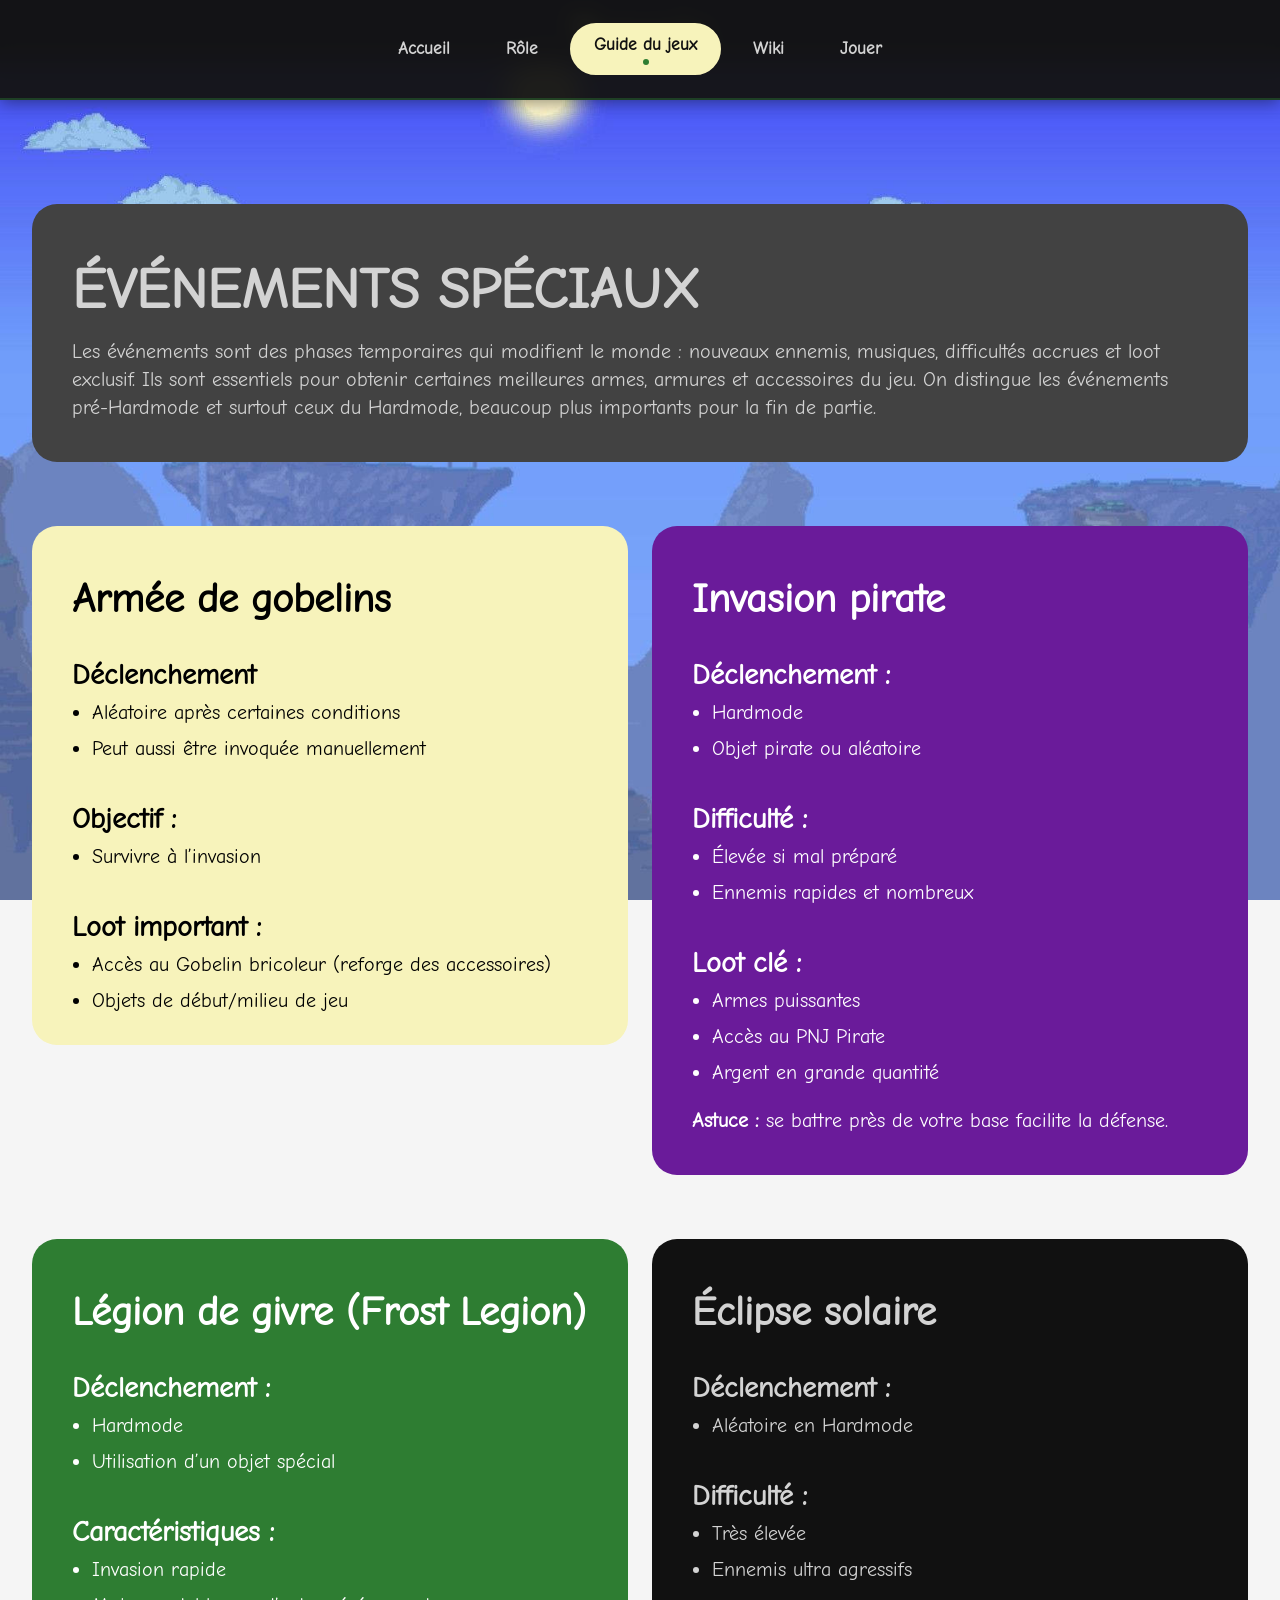
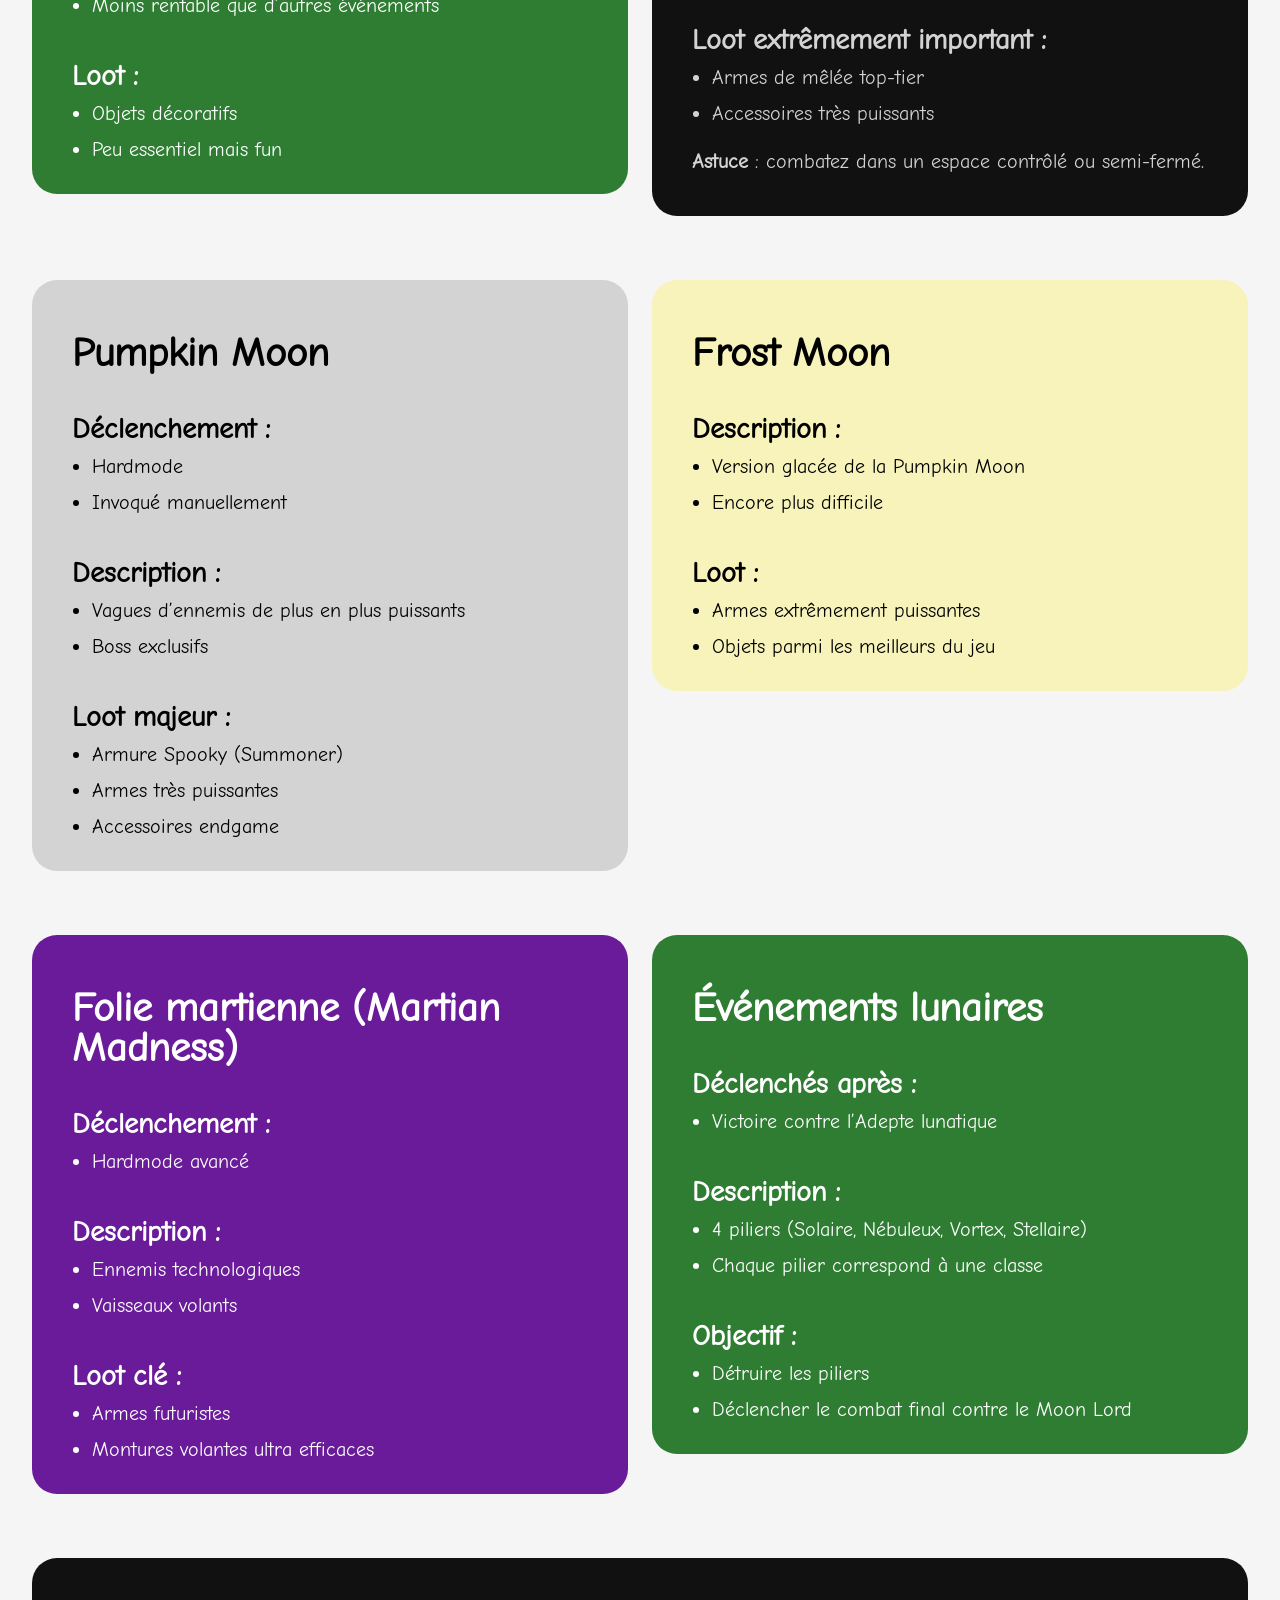
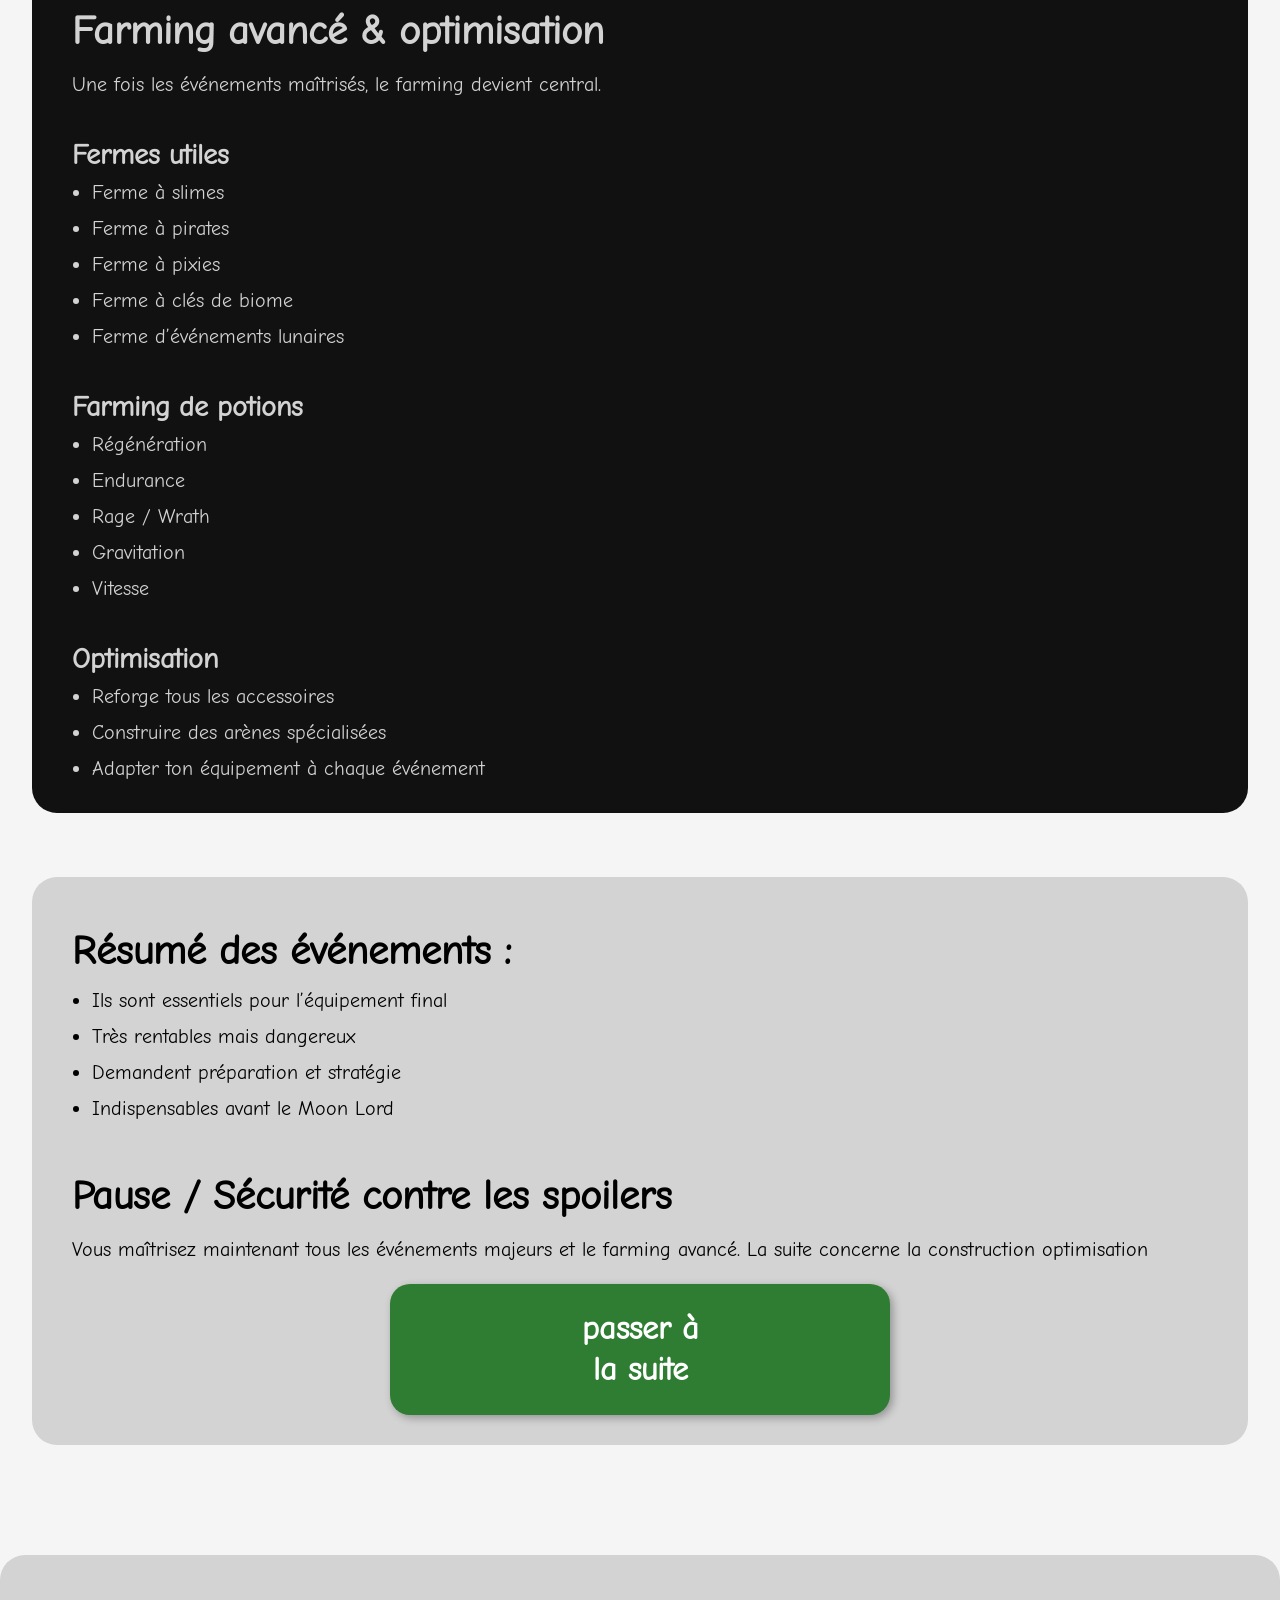
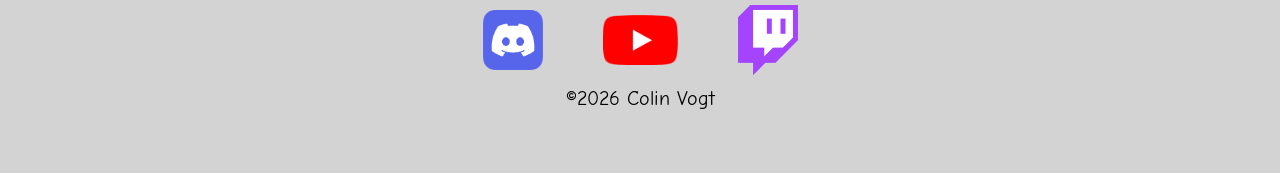
<file: progression_avancee.html>
<!DOCTYPE html>
<html lang="fr">
<head>
    <!-- charset -->
    <meta charset="UTF-8">
    <!-- viewport -->
    <meta name="viewport" content="width=device-width, initial-scale=1.0">
    <title>ÉVÉNEMENTS SPÉCIAUX | Terraria | Fandom</title>
    <!-- auteur -->
    <meta name="author" content="Colin Vogt">
    <!-- description -->
    <meta name="description" content="Guide complet de Terraria.">
    <!-- feuilles de style -->
    <link rel="stylesheet" href="css/normalize.css"/>
    <link rel="stylesheet" href="css/main.css"/>
    <link rel="stylesheet" href="css/responsive.css"/>
    <!-- favicon -->
    <link rel="apple-touch-icon" sizes="180x180" href="./img/apple-touch-icon.png">
    <link rel="icon" type="image/png" sizes="32x32" href="./img/favicon-32x32.png">
    <link rel="icon" type="image/png" sizes="16x16" href="./img/favicon-16x16.png">
    <link rel="manifest" href="./site.webmanifest">
</head>
<body class="Page-guide">

<!-- header -->
<header>
    <img src="./img/HD-Terraria-Logo.webp" alt="Logo de Terraria" class="Logo" height="80px"/>
</header>

<!-- main -->
<main>

    <div class="Box-gris-foncee">
        <h1>ÉVÉNEMENTS SPÉCIAUX</h1>
        <p>
            Les événements sont des phases temporaires qui modifient le monde : nouveaux ennemis,
            musiques, difficultés accrues et loot exclusif. Ils sont essentiels pour obtenir certaines
            meilleures armes, armures et accessoires du jeu. On distingue les événements pré-Hardmode
            et surtout ceux du Hardmode, beaucoup plus importants pour la fin de partie.
        </p>
    </div>


    <div class="Box-jaune">
        <h2>Armée de gobelins</h2>
        <h3>Déclenchement</h3>
        <ul>
            <li>Aléatoire après certaines conditions</li>
            <li>Peut aussi être invoquée manuellement</li>
        </ul>

        <h3>Objectif :</h3>
        <ul>
            <li>Survivre à l’invasion</li>
        </ul>

        <h3>Loot important :</h3>
        <ul>
            <li>Accès au Gobelin bricoleur (reforge des accessoires)</li>
            <li>Objets de début/milieu de jeu</li>
        </ul>
    </div>

    <div class="Box-violet">
        <h2>Invasion pirate</h2>
        <h3>Déclenchement :</h3>
        <ul>
            <li>Hardmode</li>
            <li>Objet pirate ou aléatoire</li>
        </ul>
        <h3>Difficulté :</h3>
        <ul>
            <li>Élevée si mal préparé</li>
            <li>Ennemis rapides et nombreux</li>
        </ul>
        <h3>Loot clé :</h3>
        <ul>
            <li>Armes puissantes</li>
            <li>Accès au PNJ Pirate</li>
            <li>Argent en grande quantité</li>
        </ul>
        <p><strong>Astuce :</strong> se battre près de votre base facilite la défense.</p>
    </div>


    <div class="Box-verte">
        <h2>Légion de givre (Frost Legion)</h2>
        <h3>Déclenchement :</h3>
        <ul>
            <li>Hardmode</li>
            <li>Utilisation d’un objet spécial</li>
        </ul>
        <h3>Caractéristiques :</h3>
        <ul>
            <li>Invasion rapide</li>
            <li>Moins rentable que d’autres événements</li>
        </ul>
        <h3>Loot :</h3>
        <ul>
            <li>Objets décoratifs</li>
            <li>Peu essentiel mais fun</li>
        </ul>
    </div>


    <div class="Box-noir">
        <h2>Éclipse solaire</h2>
        <h3>Déclenchement :</h3>
        <ul>
            <li>Aléatoire en Hardmode</li>
        </ul>
        <h3>Difficulté :</h3>
        <ul>
            <li>Très élevée</li>
            <li>Ennemis ultra agressifs</li>
        </ul>
        <h3>Loot extrêmement important :</h3>
        <ul>
            <li>Armes de mêlée top-tier</li>
            <li>Accessoires très puissants</li>
        </ul>
        <p><strong>Astuce</strong> : combatez dans un espace contrôlé ou semi-fermé.</p>
    </div>


    <div class="Box-gris-claire">
        <h2>Pumpkin Moon</h2>
        <h3>Déclenchement :</h3>
        <ul>
            <li>Hardmode</li>
            <li>Invoqué manuellement</li>
        </ul>
        <h3>Description :</h3>
        <ul>
            <li>Vagues d’ennemis de plus en plus puissants</li>
            <li>Boss exclusifs</li>
        </ul>
        <h3>Loot majeur :</h3>
        <ul>
            <li>Armure Spooky (Summoner)</li>
            <li>Armes très puissantes</li>
            <li>Accessoires endgame</li>
        </ul>
    </div>


    <div class="Box-jaune">
        <h2>Frost Moon</h2>
        <h3>Description :</h3>
        <ul>
            <li>Version glacée de la Pumpkin Moon</li>
            <li>Encore plus difficile</li>
        </ul>
        <h3>Loot :</h3>
        <ul>
            <li>Armes extrêmement puissantes</li>
            <li>Objets parmi les meilleurs du jeu</li>
        </ul>
    </div>


    <div class="Box-violet">
        <h2>Folie martienne (Martian Madness)</h2>
        <h3>Déclenchement :</h3>
        <ul>
            <li>Hardmode avancé</li>
        </ul>
        <h3>Description :</h3>
        <ul>
            <li>Ennemis technologiques</li>
            <li>Vaisseaux volants</li>
        </ul>
        <h3>Loot clé :</h3>
        <ul>
            <li>Armes futuristes</li>
            <li>Montures volantes ultra efficaces</li>
        </ul>
    </div>


    <div class="Box-verte">
        <h2>Événements lunaires</h2>
        <h3>Déclenchés après :</h3>
        <ul>
            <li>Victoire contre l’Adepte lunatique</li>
        </ul>
        <h3>Description :</h3>
        <ul>
            <li>4 piliers (Solaire, Nébuleux, Vortex, Stellaire)</li>
            <li>Chaque pilier correspond à une classe</li>
        </ul>
        <h3>Objectif :</h3>
        <ul>
            <li>Détruire les piliers</li>
            <li>Déclencher le combat final contre le Moon Lord</li>
        </ul>
    </div>


    <div class="Box-noir">
        <h2>Farming avancé & optimisation</h2>
        <p>Une fois les événements maîtrisés, le farming devient central.</p>
        <h3>Fermes utiles</h3>
        <ul>
            <li>Ferme à slimes</li>
            <li>Ferme à pirates</li>
            <li>Ferme à pixies</li>
            <li>Ferme à clés de biome</li>
            <li>Ferme d’événements lunaires</li>
        </ul>
        <h3>Farming de potions</h3>
        <ul>
            <li>Régénération</li>
            <li>Endurance</li>
            <li>Rage / Wrath</li>
            <li>Gravitation</li>
            <li>Vitesse</li>
        </ul>
        <h3>Optimisation</h3>
        <ul>
            <li>Reforge tous les accessoires</li>
            <li>Construire des arènes spécialisées</li>
            <li>Adapter ton équipement à chaque événement</li>
        </ul>
    </div>


    <div class="Box-gris-claire">
        <h2>Résumé des événements :</h2>
        <ul>
            <li>Ils sont essentiels pour l’équipement final</li>
            <li>Très rentables mais dangereux</li>
            <li>Demandent préparation et stratégie</li>
            <li>Indispensables avant le Moon Lord</li>
        </ul>

        <h2>Pause / Sécurité contre les spoilers</h2>
        <p>Vous maîtrisez maintenant tous les événements majeurs et le farming avancé.
            La suite concerne la construction optimisation</p>
        <a href="optimisation.html" class="btn-suite">passer à<br>la suite</a>
    </div>
</main>

<!-- footer -->
<footer>
    <!-- réseaux sociaux -->
    <nav class="reseau-sociaux">
        <a href="https://discord.gg/MsZWSTrvD7" target="_blank" rel="noopener noreferrer">
            <img src="./img/logo_discord.png" alt="Logo de discord" width="60" height="60"/>
        </a>
        <a href="https://www.youtube.com/@Colpome" target="_blank" rel="noopener noreferrer">
            <img src="./img/Logo_youtube.png" alt="Logo de Youtube" width="75" height="50"/>
        </a>
        <a href="https://www.twitch.tv/colpome" target="_blank" rel="noopener noreferrer">
            <img src="./img/Logo_twitch.png" alt="Logo de Twitch" width="60" height="70"/>
        </a>
    </nav>
    &copy;2026 Colin Vogt
</footer>


<!-- checkbox cachée pour le menu -->
<input type="checkbox" id="toggle-menu"/>


<!-- bouton cercle qui ouvre le menu -->
<label for="toggle-menu" class="cercle-fixe">
    <img src="./img/Arbre_Terraria.png" alt="Ouvrir le menu de navigation"/>
</label>


<!-- menu de navigation -->
<nav class="menu-flottant">
    <a href="index.html" class="menu-btn">Accueil</a>
    <a href="role.html" class="menu-btn">Rôle</a>
    <a href="intro_guide.html" class="menu-btn actif">Guide du jeux</a>
    <a href="https://terraria.wiki.gg/" class="menu-btn" target="_blank" rel="noopener noreferrer">Wiki</a>
    <a href="https://store.steampowered.com/app/105600/Terraria/" class="menu-btn" target="_blank" rel="noopener noreferrer">Jouer</a>
</nav>

</body>
</html>
</file>
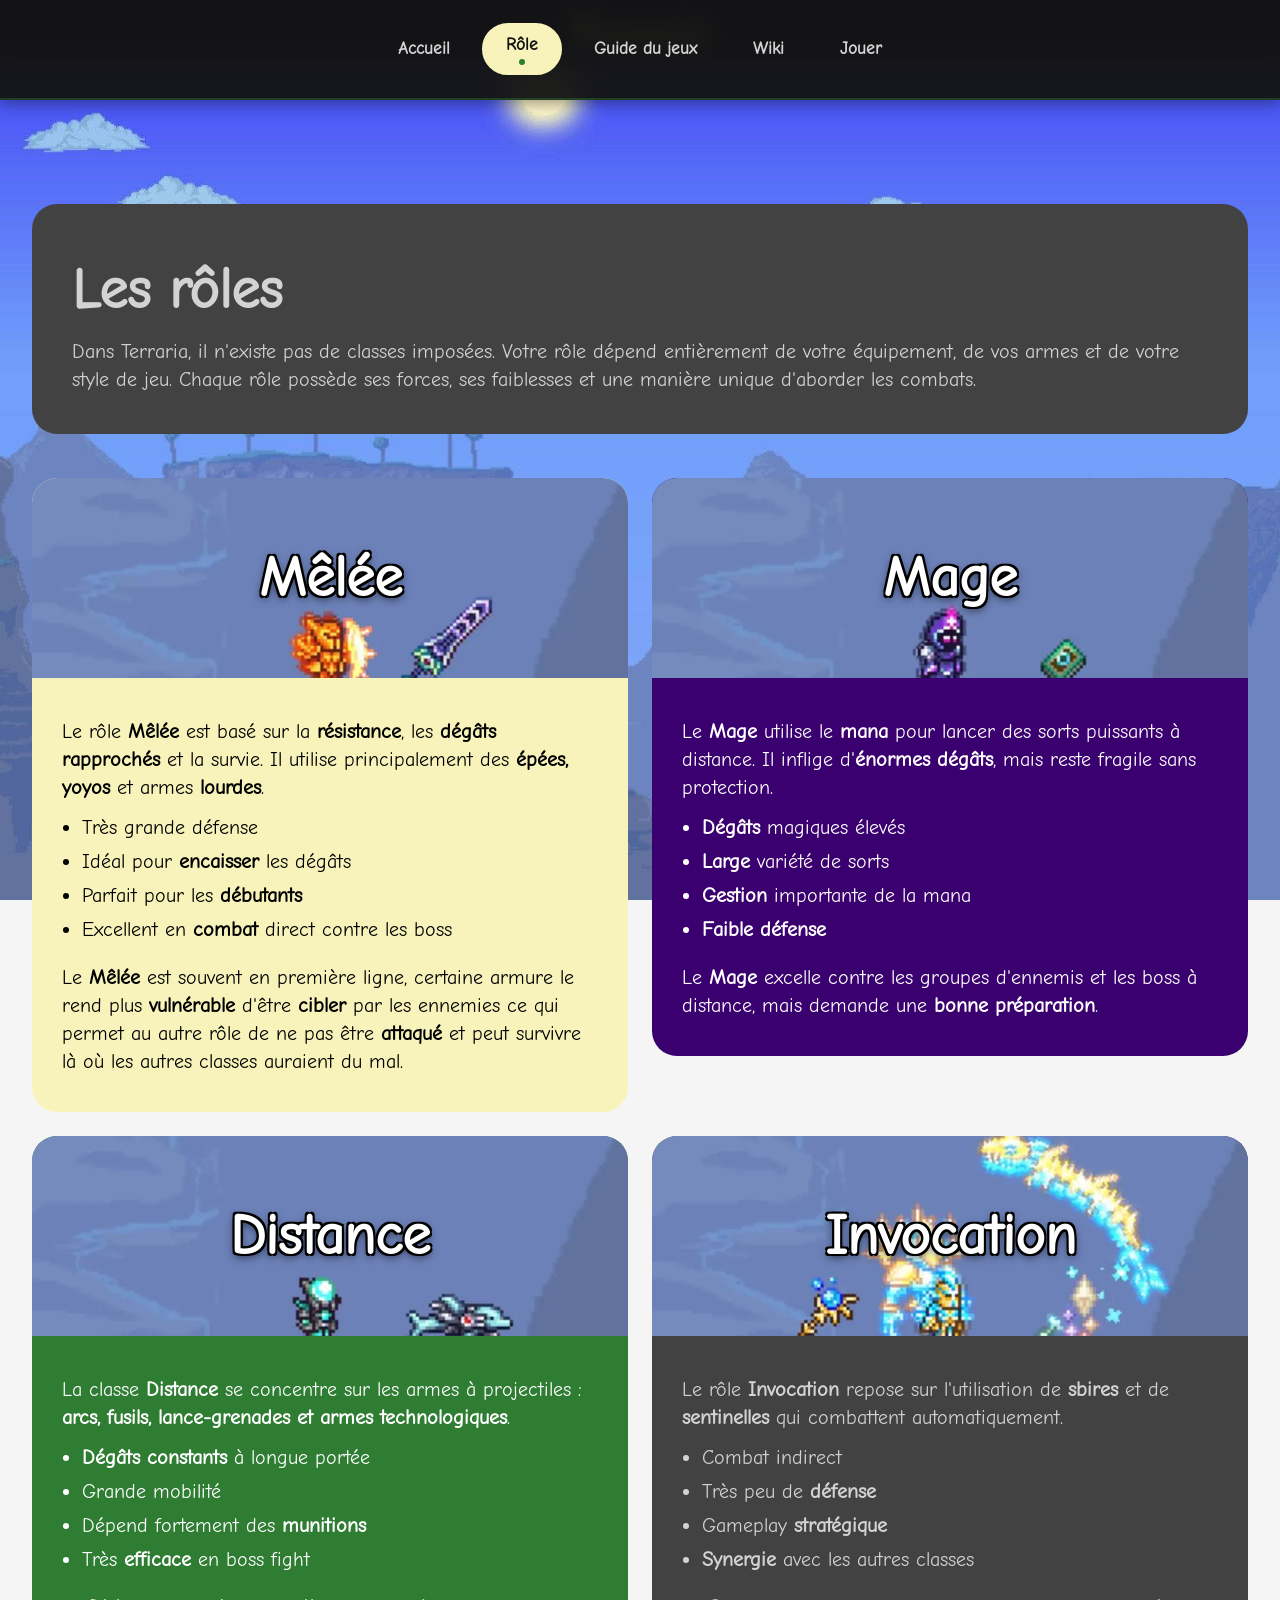
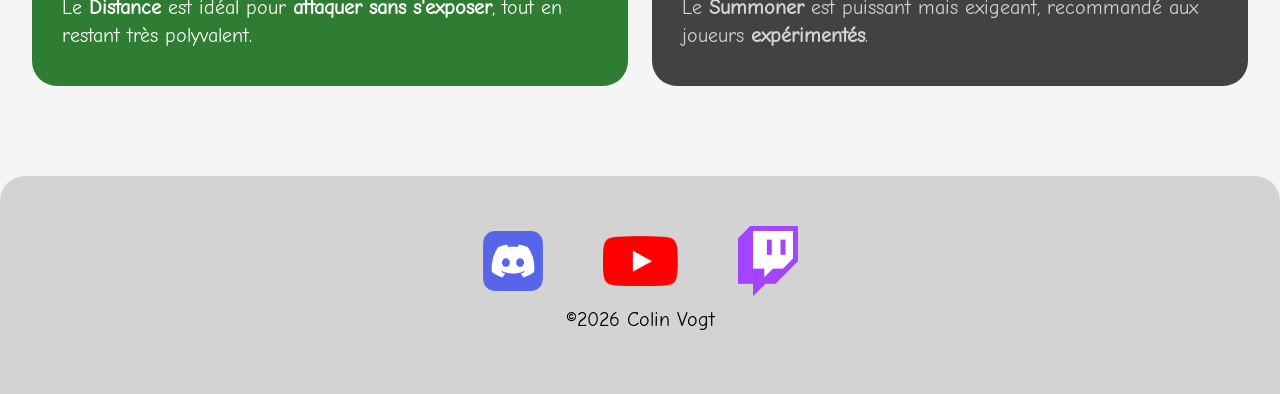
<file: role.html>
<!DOCTYPE html>
<html lang="fr">
<head>
    <!-- charset -->
    <meta charset="UTF-8">
    <!-- viewport -->
    <meta name="viewport" content="width=device-width, initial-scale=1.0">
    <title>Rôles | Terraria | Fandom</title>
    <!-- auteur -->
    <meta name="author" content="Colin Vogt">
    <!-- description -->
    <meta name="description" content="Guide complet de Terraria.">
    <!-- feuilles de style -->
    <link rel="stylesheet" href="css/normalize.css"/>
    <link rel="stylesheet" href="css/main.css"/>
    <link rel="stylesheet" href="css/responsive.css"/>
    <!-- favicon -->
    <link rel="apple-touch-icon" sizes="180x180" href="./img/apple-touch-icon.png">
    <link rel="icon" type="image/png" sizes="32x32" href="./img/favicon-32x32.png">
    <link rel="icon" type="image/png" sizes="16x16" href="./img/favicon-16x16.png">
    <link rel="manifest" href="./site.webmanifest">
</head>
<body class="Page-role">

<!-- header -->
<header>
    <img src="./img/HD-Terraria-Logo.webp" alt="Logo de Terraria" class="Logo"/>
</header>

<!-- main -->
<main>


    <div class="Box-gris-foncee">
        <div class="introduction">
            <h1>Les rôles</h1>
            <p>Dans Terraria, il n'existe pas de classes imposées.
                Votre rôle dépend entièrement de votre équipement, de vos armes et de votre style de jeu.
                Chaque rôle possède ses forces, ses faiblesses et une manière unique d'aborder les combats.</p>
        </div>
    </div>


    <!-- rôle mêlée -->
    <div class="Box-role Box-role--jaune">
        <!-- bannière image avec titre superposé -->
        <div class="Box-role__banniere">
            <img src="./img/Class_Melee.webp" alt="Bannière Mêlée" class="Box-role__img"/>
            <h1 class="Box-role__titre">Mêlée</h1>
        </div>
        <!-- contenu texte du rôle -->
        <div class="Box-role__contenu">
            <p>Le rôle <strong>Mêlée</strong> est basé sur la <strong>résistance</strong>, les <strong>dégâts
                rapprochés</strong>
                et la survie. Il utilise principalement des <strong>épées, yoyos</strong> et armes
                <strong>lourdes</strong>.</p>

            <ul>
                <li>
                    Très grande défense
                </li>
                <li>
                    Idéal pour <strong>encaisser</strong> les dégâts
                </li>
                <li>
                    Parfait pour les <strong>débutants</strong>
                </li>
                <li>
                    Excellent en <strong>combat</strong> direct contre les boss
                </li>
            </ul>
            <p>Le <strong>Mêlée</strong> est souvent en première ligne, certaine armure le rend plus
                <strong>vulnérable</strong> d'être <strong>cibler</strong> par les ennemies ce qui permet au autre rôle
                de
                ne pas être <strong>attaqué</strong> et peut survivre là où les autres classes auraient du mal.</p>
        </div>
    </div>


    <!-- rôle mage -->
    <div class="Box-role Box-role--violet">
        <!-- bannière image avec titre superposé -->
        <div class="Box-role__banniere">
            <img src="./img/Class_Mage.webp" alt="Bannière Mage" class="Box-role__img"/>
            <h1 class="Box-role__titre">Mage</h1>
        </div>
        <!-- contenu texte du rôle -->
        <div class="Box-role__contenu">
            <p>Le <strong>Mage</strong> utilise le <strong>mana</strong> pour lancer des sorts puissants à distance.
                Il inflige d'<strong>énormes dégâts</strong>, mais reste fragile sans protection.</p>

            <ul>
                <li>
                    <strong>Dégâts</strong> magiques élevés
                </li>
                <li>
                    <strong>Large</strong> variété de sorts
                </li>
                <li>
                    <strong>Gestion</strong> importante de la mana
                </li>
                <li>
                    <strong>Faible défense</strong>
                </li>
            </ul>

            <p>Le <strong>Mage</strong> excelle contre les groupes d'ennemis et les boss à distance, mais
                demande une <strong>bonne préparation</strong>.</p>
        </div>
    </div>


    <!-- rôle distance -->
    <div class="Box-role Box-role--vert">
        <!-- bannière image avec titre superposé -->
        <div class="Box-role__banniere">
            <img src="./img/Class_Distance.webp" alt="Bannière Distance" class="Box-role__img"/>
            <h1 class="Box-role__titre">Distance</h1>
        </div>
        <!-- contenu texte du rôle -->
        <div class="Box-role__contenu">
            <p>La classe <strong>Distance</strong> se concentre sur les armes à projectiles : <strong>arcs, fusils,
                lance-grenades et armes technologiques</strong>.</p>

            <ul>
                <li>
                    <strong>Dégâts constants</strong> à longue portée
                </li>
                <li>
                    Grande mobilité
                </li>
                <li>
                    Dépend fortement des <strong>munitions</strong>
                </li>
                <li>
                    Très <strong>efficace</strong> en boss fight
                </li>
            </ul>

            <p>Le <strong>Distance</strong> est idéal pour <strong>attaquer sans s'exposer</strong>,
                tout en restant très polyvalent.</p>
        </div>
    </div>


    <!-- rôle invocation -->
    <div class="Box-role Box-role--gris">
        <!-- bannière image avec titre superposé -->
        <div class="Box-role__banniere">
            <img src="./img/Class_Invocation.webp" alt="Bannière Invocation" class="Box-role__img"/>
            <h1 class="Box-role__titre">Invocation</h1>
        </div>
        <!-- contenu texte du rôle -->
        <div class="Box-role__contenu">
            <p>Le rôle <strong>Invocation</strong> repose sur l'utilisation de <strong>sbires</strong> et de
                <strong>sentinelles</strong> qui combattent automatiquement.</p>

            <ul>
                <li>
                    Combat indirect
                </li>
                <li>
                    Très peu de <strong>défense</strong>
                </li>
                <li>
                    Gameplay <strong>stratégique</strong>
                </li>
                <li>
                    <strong>Synergie</strong> avec les autres classes
                </li>
            </ul>

            <p>Le <strong>Summoner</strong> est puissant mais exigeant, recommandé aux joueurs
                <strong>expérimentés</strong>.</p>
        </div>
    </div>

</main>

<!-- footer -->
<footer>
    <!-- réseaux sociaux -->
    <nav class="reseau-sociaux">
        <a href="https://discord.gg/MsZWSTrvD7" target="_blank" rel="noopener noreferrer">
            <img src="./img/logo_discord.png" alt="Logo de discord" width="60" height="60"/>
        </a>
        <a href="https://www.youtube.com/@Colpome" target="_blank" rel="noopener noreferrer">
            <img src="./img/Logo_youtube.png" alt="Logo de Youtube" width="75" height="50"/>
        </a>
        <a href="https://www.twitch.tv/colpome" target="_blank" rel="noopener noreferrer">
            <img src="./img/Logo_twitch.png" alt="Logo de Twitch" width="60" height="70"/>
        </a>
    </nav>
    &copy;2026 Colin Vogt
</footer>


<!-- checkbox cachée pour le menu -->
<input type="checkbox" id="toggle-menu"/>


<!-- bouton cercle qui ouvre le menu -->
<label for="toggle-menu" class="cercle-fixe">
    <img src="./img/Arbre_Terraria.png" alt="Ouvrir le menu de navigation"/>
</label>


<!-- menu de navigation -->
<nav class="menu-flottant">
    <a href="index.html" class="menu-btn">Accueil</a>
    <a href="role.html" class="menu-btn actif">Rôle</a>
    <a href="intro_guide.html" class="menu-btn">Guide du jeux</a>
    <a href="https://terraria.wiki.gg/" class="menu-btn" target="_blank" rel="noopener noreferrer">Wiki</a>
    <a href="https://store.steampowered.com/app/105600/Terraria/" class="menu-btn" target="_blank"
       rel="noopener noreferrer">Jouer</a>
</nav>


</body>
</html>
</file>
<file: css/main.css>
/* ========================================
   FONTS
   ======================================== */

@font-face {
    font-display: swap;
    font-family: 'Comic Neue';
    font-style: normal;
    font-weight: 400;
    src: url('../fonts/comic-neue-v9-latin-regular.woff2') format('woff2');
}

/********** RESET & BASE **********/

* {
    box-sizing: border-box;
}

body {
    font-family: 'Comic Neue', 'Comic Sans MS', cursive;
    font-weight: 400;
    font-size: 18px;
    line-height: 1.4;
    color: #FFFFFF;
    background-color: whitesmoke;
    max-width: calc(100% - 23px);
    margin: auto;
    background-image: url("../img/terraria-biome-background-h1bm9hfi6el9yrfu.jpg");
    background-position: top;
    background-repeat: no-repeat;
    background-size: cover;
    background-attachment: fixed;
}

a {
    color: #FFFFFF;
    text-decoration: none;
    padding: 0;
    margin: 0;
}

a:hover {
    color: #424242;
}

/********** HEADER - centré **********/

header {
    position: fixed;
    top: 0;
    left: 0;
    width: 100%;
    display: flex;
    justify-content: center;
    z-index: 900;
    pointer-events: none;
}

header img {
    height: 80px;
    width: auto;
    pointer-events: all;
}

/********** BOXES - STYLES COMMUNS **********/

.Box-gris-foncee,
.Box-gris-claire,
.Box-verte,
.Box-jaune,
.Box-violet,
.Box-noir {
    border-radius: 25px;
    padding: 0 40px 20px;
    margin: 20px 0;
}

.Box-gris-foncee h1,
.Box-gris-claire h1,
.Box-verte h1,
.Box-jaune h1,
.Box-violet h1,
.Box-noir h1 {
    padding-top: 20px;
    font-size: 48px;
    font-weight: 700;
    line-height: 1;
    margin-bottom: 16px;
}

.Box-gris-foncee h2,
.Box-gris-claire h2,
.Box-verte h2,
.Box-jaune h2,
.Box-violet h2,
.Box-noir h2 {
    padding-top: 20px;
    font-size: 36px;
    font-weight: 700;
    line-height: 1;
    margin-bottom: 16px;
}

.Box-gris-foncee h3,
.Box-gris-claire h3,
.Box-verte h3,
.Box-jaune h3,
.Box-violet h3,
.Box-noir h3 {
    padding-top: 14px;
    font-size: 24px;
    font-weight: 700;
    line-height: 1;
    margin-bottom: 10px;
}

.Box-gris-foncee ul,
.Box-gris-claire ul,
.Box-verte ul,
.Box-jaune ul,
.Box-violet ul,
.Box-noir ul {
    padding-left: 20px;
    margin: 10px 0;
}

.Box-gris-foncee ol,
.Box-gris-claire ol,
.Box-verte ol,
.Box-jaune ol,
.Box-violet ol,
.Box-noir ol {
    padding-left: 20px;
    margin: 10px 0;
}

.Box-gris-foncee li,
.Box-gris-claire li,
.Box-verte li,
.Box-jaune li,
.Box-violet li,
.Box-noir li {
    margin-bottom: 8px;
}

/********** BOXES - COULEURS **********/

.Box-gris-foncee {
    background-color: #424242;
    color: #D3D3D3;
    margin-top: 110px;
}

.Box-gris-foncee img:not(.boss-icon):not(.liste-boss img) {
    display: block;
    max-width: 100%;
    width: 100%;
    height: auto;
    border-radius: 15px;
    margin-top: 10px;
}

.Box-gris-claire {
    background-color: #D3D3D3;
    color: #000000;
}

.Box-verte {
    background-color: #2E7D32;
    color: #FFFFFF;
}

.Box-verte video {
    max-width: 100%;
    width: 100%;
    border-radius: 12px;
}

.Box-jaune {
    background-color: #F7F3BB;
    color: #000000;
}

.Box-violet {
    background-color: #6A1B9A;
    color: #FFFFFF;
}

.Box-noir {
    background-color: #111111;
    color: #D3D3D3;
}

/********** VIDEO PLACEHOLDER **********/

.video-placeholder {
    border-radius: 12px;
    display: flex;
    align-items: center;
    justify-content: center;
    margin: 16px 0;
}

.video-placeholder p {
    font-size: 36px;
    font-weight: 700;
    color: #111;
}

/********** BOUTON PASSER À LA SUITE **********/

.btn-suite {
    display: block;
    background-color: #2E7D32;
    color: #fff ;
    font-family: 'Comic Neue', 'Comic Sans MS', cursive;
    font-size: 28px;
    font-weight: 700;
    text-align: center;
    text-decoration: none;
    padding: 20px 30px;
    border-radius: 20px;
    margin: 20px auto 10px;
    width: 100%;
    line-height: 1.3;
    box-shadow: 3px 3px 8px rgba(0,0,0,0.3);
    transition: background-color 0.2s ease, transform 0.1s ease;
}

.btn-suite:hover {
    background-color: #1b5e20;
    color: #fff ;
    transform: scale(1.02);
}

/********** TABLEAU GUIDE **********/

.tableau-guide {
    width: 100%;
    border-collapse: collapse;
    margin-top: 16px;
    font-size: 16px;
}

.tableau-guide th {
    background-color: #9E8A00;
    color: #fff;
    padding: 10px 14px;
    text-align: left;
    font-weight: 700;
    border: 1px solid #7a6a00;
}

.tableau-guide td {
    padding: 0;
    border: 1px solid #ccc;
    background-color: rgba(255,255,255,0.6);
    color: #111;
}

.tableau-guide tr:nth-child(even) td {
    background-color: rgba(255,255,240,0.8);
}

.tableau-guide td a {
    display: block;
    padding: 10px 14px;
    color: #111;
    text-decoration: none;
    width: 100%;
    height: 100%;
    transition: background-color 0.2s ease, color 0.2s ease;
}

.tableau-guide td a:hover {
    background-color: #2E7D32;
    color: #fff;
    font-weight: 700;
}

.tableau-guide td:last-child {
    padding: 10px 14px;
}

/********** BOXES ROLES - bannière image + titre superposé **********/

.Box-role {
    border-radius: 25px;
    margin: 20px 0;
    overflow: hidden;
}

.Box-role__banniere {
    position: relative;
    width: 100%;
    height: 160px;
}

.Box-role__img {
    width: 100%;
    height: 100%;
    object-fit: cover;
    display: block;
}

.Box-role__titre {
    position: absolute;
    top: 50%;
    left: 50%;
    transform: translate(-50%, -50%);
    font-family: 'Comic Neue', 'Comic Sans MS', cursive;
    font-size: 48px;
    font-weight: 700;
    line-height: 1;
    margin: 0;
    text-align: center;
    white-space: nowrap;
    color: #fff;
    text-shadow:
            -2px -2px 0 #000,
            2px -2px 0 #000,
            -2px  2px 0 #000,
            2px  2px 0 #000,
            0px  3px 8px rgba(0,0,0,0.7);
}

.Box-role__contenu {
    padding: 20px 30px 24px;
}

.Box-role__contenu p {
    margin-bottom: 12px;
}

.Box-role__contenu ul {
    padding-left: 20px;
    margin: 10px 0 12px;
}

.Box-role__contenu li {
    margin-bottom: 6px;
}

.Box-role--jaune { background-color: #F7F3BB; color: #000; }
.Box-role--violet { background-color: #3a006f; color: #fff; }
.Box-role--vert { background-color: #2E7D32; color: #fff; }
.Box-role--gris { background-color: #424242; color: #D3D3D3; }

/********** BOSS HEADER - titre + icône côte à côte **********/

.boss-header {
    display: flex;
    align-items: center;
    gap: 12px;
    flex-wrap: wrap;
    padding-top: 20px;
    margin-bottom: 16px;
}

.boss-header h2 {
    padding-top: 0;
    margin-bottom: 0;
    flex: 1;
}

.boss-icon {
    width: 36px;
    height: 36px;
    object-fit: contain;
    flex-shrink: 0;
    image-rendering: pixelated;
}

/********** LISTE DES BOSS avec icônes **********/

.liste-boss {
    list-style: none;
    padding-left: 0;
}

.liste-boss li {
    margin-bottom: 10px;
}

.liste-boss a {
    display: flex;
    align-items: center;
    gap: 10px;
    color: #D3D3D3;
    font-style: italic;
    font-size: 18px;
    text-decoration: none;
    transition: color 0.2s ease;
}

.liste-boss a:hover {
    color: #2E7D32 ;
    font-weight: 700;
}

.liste-boss img {
    width: 24px;
    height: 24px;
    object-fit: contain;
    flex-shrink: 0;
    image-rendering: pixelated;
}

/********** FOOTER **********/

footer {
    text-align: center;
    display: block;
    background-color: #D3D3D3;
    color: #000000;
    padding: 20px 30px 200px;
    margin: 30px 0 0;
    border-radius: 25px 25px 0 0;
}

footer .reseau-sociaux {
    display: flex;
    justify-content: space-between;
    padding: 20px 0 10px;
    width: 100%;
}

/********** MENU CSS PUR - checkbox cachée **********/

#toggle-menu {
    display: none;
}

.cercle-fixe {
    position: fixed;
    bottom: 80px;
    left: 50%;
    transform: translateX(-50%);
    width: 100px;
    height: 100px;
    background-color: white;
    border-radius: 50%;
    display: flex;
    border: 3px solid #000000;
    justify-content: center;
    align-items: flex-start;
    padding-top: 8px;
    box-shadow: 0 2px 6px rgba(0,0,0,0.3);
    z-index: 2000;
    cursor: pointer;
    transition: border-color 0.2s ease, box-shadow 0.2s ease;
}

.cercle-fixe:hover {
    box-shadow: 0 4px 12px rgba(0,0,0,0.4);
}

#toggle-menu:checked ~ .cercle-fixe {
    border-color: #2E7D32;
    box-shadow: 0 0 0 4px rgba(46,125,50,0.3);
}

.cercle-fixe img {
    width: 80px;
    height: 80px;
    object-fit: contain;
}

.menu-flottant {
    position: fixed;
    top: 0;
    left: 0;
    width: 100vw;
    height: 100vh;
    background-color: transparent;
    display: flex;
    flex-direction: column;
    justify-content: flex-start;
    align-items: center;
    gap: 12px;
    padding: 100px 20px 20px;
    z-index: 1500;
    transform: translateY(-100%);
    transition: transform 0.4s ease;
    pointer-events: none;
}

#toggle-menu:checked ~ .menu-flottant {
    transform: translateY(0);
    pointer-events: all;
}

/********** BOUTONS DU MENU **********/

.menu-btn {
    display: block;
    background-color: #D3D3D3;
    color: #111 ;
    font-family: 'Comic Neue', 'Comic Sans MS', cursive;
    font-size: 34px;
    font-weight: 700;
    text-decoration: none;
    padding: 26px 0;
    border-radius: 50px;
    border: 2px solid #555;
    box-shadow: 3px 3px 8px rgba(0,0,0,0.3);
    white-space: nowrap;
    transition: background-color 0.2s ease, transform 0.1s ease;
    width: 100%;
    text-align: center;
}

.menu-btn:hover {
    background-color: #2E7D32;
    color: #fff;
    transform: scale(1.02);
}

.menu-btn.actif {
    background-color: #F7F3BB;
    color: #111;
    border-color: #111;
}
</file>
<file: css/responsive.css>
/* =============================================
   RESPONSIVE.CSS
   Breakpoints : tablette (768px+) | desktop (1024px+)
   ============================================= */


/********** TABLETTE — 768px à 1023px **********/

@media (min-width: 768px) and (max-width: 1023px) {

    body {
        font-size: 19px;
    }

    header img {
        height: 95px;
    }

    /* Mise en page deux colonnes avec flexbox */
    main {
        display: flex;
        flex-wrap: wrap;
        gap: 16px;
        padding: 0 16px;
        align-items: flex-start;
    }

    /* Toutes les boxes prennent ~50% de la largeur (2 colonnes) */
    main > .Box-gris-foncee,
    main > .Box-gris-claire,
    main > .Box-verte,
    main > .Box-jaune,
    main > .Box-violet,
    main > .Box-noir {
        flex: 1 1 calc(50% - 8px);
        min-width: 280px;
    }

    /* Première et dernière box toujours pleine largeur */
    main > *:first-child,
    main > *:last-child {
        flex: 1 1 100%;
    }

    /* Box avec bouton "suite" en pleine largeur */
    .Box-jaune:has(.btn-suite),
    .Box-gris-claire:has(.btn-suite),
    .Box-verte:has(.btn-suite) {
        flex: 1 1 100%;
    }

    /* Bouton retour accueil */
    main > a.btn-suite {
        flex: 1 1 100%;
    }

    /* Menu mobile : boutons un peu plus petits */
    .menu-btn {
        font-size: 28px;
    }

    /* Cercle de navigation : jaune si la page actuelle est dans le menu */
    .menu-flottant:has(.menu-btn.actif) ~ .cercle-fixe,
    #toggle-menu:checked ~ .cercle-fixe {
        border-color: #F7F3BB;
        box-shadow: 0 0 0 4px rgba(247, 243, 187, 0.4);
    }

}


/********** DESKTOP — 1024px et plus **********/

@media (min-width: 1024px) {

    /********** BASE & BODY **********/

    body {
        max-width: 1280px;
        margin: 0 auto;
        font-size: 20px;
    }


    /********** HEADER **********/

    header {
        background: linear-gradient(to bottom, rgba(0, 0, 0, 0.7) 60%, transparent);
        padding: 8px 0 20px;
    }

    header img {
        height: 50px;
    }


    /********** NAVIGATION — masquer le menu mobile **********/

    /* On cache l'interrupteur checkbox et le cercle cliquable */
    #toggle-menu {
        display: none;
    }

    .cercle-fixe {
        display: none;
    }


    /********** NAVBAR DESKTOP **********/

    /* Le menu mobile devient une vraie barre de navigation fixe en haut */
    .menu-flottant {
        display: flex;
        position: fixed;
        top: 0;
        left: 0;
        width: 100%;
        height: 100px;
        background-color: rgba(20, 20, 20, 0.96);
        backdrop-filter: blur(8px);
        flex-direction: row;
        justify-content: center;
        align-items: center;
        gap: 8px;
        padding: 0 40px;
        transform: none;
        pointer-events: all;
        z-index: 2000;
        border-bottom: 2px solid rgba(46, 125, 50, 0.4);
        box-shadow: 0 2px 16px rgba(0, 0, 0, 0.45);
    }

    /* Espace réservé pour ne pas que le contenu passe sous la navbar */
    body::before {
        content: '';
        display: block;
        height: 70px;
    }


    /********** BOUTONS DE LA NAVBAR **********/

    .menu-btn {
        font-size: 17px;
        padding: 8px 22px;
        border-radius: 30px;
        border: 2px solid transparent;
        width: auto;
        min-width: unset;
        white-space: nowrap;
        background-color: transparent;
        color: #D3D3D3;
        box-shadow: none;
        transition: background-color 0.2s ease, color 0.2s ease, border-color 0.2s ease;
    }

    .menu-btn:hover {
        background-color: #2E7D32;
        color: #fff;
        transform: none;
        border-color: #2E7D32;
    }

    /* Page actuellement visitée : fond jaune clair */
    .menu-btn.actif {
        background-color: #F7F3BB;
        color: #111;
        border-color: #F7F3BB;
    }

    /* Petit point lumineux sous le bouton actif */
    .menu-btn.actif::after {
        content: '';
        display: block;
        width: 6px;
        height: 6px;
        background-color: #2E7D32;
        border-radius: 50%;
        margin: 3px auto 0;
    }


    /********** MAIN — MISE EN PAGE FLEXBOX **********/

    main {
        display: flex;
        flex-wrap: wrap;
        gap: 24px;
        padding: 24px 32px 60px;
        align-items: flex-start;
        margin-top: 0;
    }

    /* Toutes les boxes : deux colonnes égales par défaut */
    main > .Box-gris-foncee,
    main > .Box-gris-claire,
    main > .Box-verte,
    main > .Box-jaune,
    main > .Box-violet,
    main > .Box-noir {
        flex: 1 1 calc(50% - 12px);
        min-width: 300px;
    }

    /* Première box toujours pleine largeur */
    main > *:first-child {
        flex: 1 1 100%;
    }

    /* Box avec bouton "suite" ou "retour" en pleine largeur */
    .Box-jaune:has(.btn-suite),
    .Box-gris-claire:has(.btn-suite),
    .Box-verte:has(.btn-suite) {
        flex: 1 1 100%;
    }

    /* Box avec le tableau guide : pleine largeur */
    .Box-jaune:has(.tableau-guide) {
        flex: 1 1 100%;
    }

    /* Bouton retour accueil (lien direct dans le main) */
    main > a.btn-suite {
        flex: 1 1 100%;
        max-width: 500px;
        margin: 0 auto 20px;
    }


    /********** BOUTON "PASSER À LA SUITE" **********/

    .btn-suite {
        display: block;
        max-width: 500px;
        margin: 20px auto 10px;
        font-size: 32px;
        padding: 24px 60px;
    }


    /********** BOXES — TAILLE DE TEXTE DESKTOP **********/

    .Box-gris-foncee h1,
    .Box-gris-claire h1,
    .Box-verte h1,
    .Box-jaune h1,
    .Box-violet h1,
    .Box-noir h1 {
        font-size: 56px;
    }

    .Box-gris-foncee h2,
    .Box-gris-claire h2,
    .Box-verte h2,
    .Box-jaune h2,
    .Box-violet h2,
    .Box-noir h2 {
        font-size: 40px;
    }

    .Box-gris-foncee h3,
    .Box-gris-claire h3,
    .Box-verte h3,
    .Box-jaune h3,
    .Box-violet h3,
    .Box-noir h3 {
        font-size: 28px;
    }


    /********** BOX RÔLES **********/

    .Box-role {
        flex: 1 1 calc(50% - 12px);
        min-width: 280px;
        margin: 0;
    }

    .Box-role__banniere {
        height: 200px;
    }

    .Box-role__titre {
        font-size: 56px;
    }


    /********** TABLEAU GUIDE **********/

    .tableau-guide {
        font-size: 18px;
    }

    .tableau-guide th,
    .tableau-guide td {
        padding: 14px 20px;
    }


    /********** BOSS — ICÔNES ET LISTE **********/

    .boss-icon {
        width: 48px;
        height: 48px;
    }

    .liste-boss img {
        width: 32px;
        height: 32px;
    }

    .liste-boss a {
        font-size: 20px;
        gap: 14px;
    }


    /********** VIDÉO **********/

    .Box-verte video {
        border-radius: 16px;
    }


    /********** FOOTER **********/

    footer {
        flex: 1 1 100%;
        border-radius: 25px 25px 0 0;
        padding: 30px 60px 60px;
    }

    footer .reseau-sociaux {
        justify-content: center;
        gap: 60px;
    }

    footer .reseau-sociaux a {
        display: flex;
        align-items: center;
    }


    /********** PAGE ACCUEIL — intro + image côte à côte **********/

    .Page-accueil main > .Box-gris-foncee:first-child .introduction {
        display: flex;
        flex-direction: row;
        gap: 30px;
        align-items: center;
    }

    /* Le texte prend l'espace disponible */
    .Page-accueil main > .Box-gris-foncee:first-child .introduction > *:not(img) {
        flex: 1;
    }

    /* L'image occupe la moitié de la box */
    .Page-accueil main > .Box-gris-foncee:first-child .introduction img {
        flex: 0 0 45%;
        max-width: 45%;
        border-radius: 20px;
        height: auto;
        object-fit: cover;
        order: 2;
    }


    /********** PAGE GUIDE — intro centrée **********/

    .Page-guide main > .Box-gris-foncee:first-child .introduction {
        max-width: 800px;
        margin: 0 auto;
    }


    /********** SCROLLBAR PERSONNALISÉE **********/

    ::-webkit-scrollbar {
        width: 10px;
    }

    ::-webkit-scrollbar-track {
        background: #1a1a1a;
    }

    ::-webkit-scrollbar-thumb {
        background: #2E7D32;
        border-radius: 5px;
    }

    ::-webkit-scrollbar-thumb:hover {
        background: #1b5e20;
    }

}
</file>
